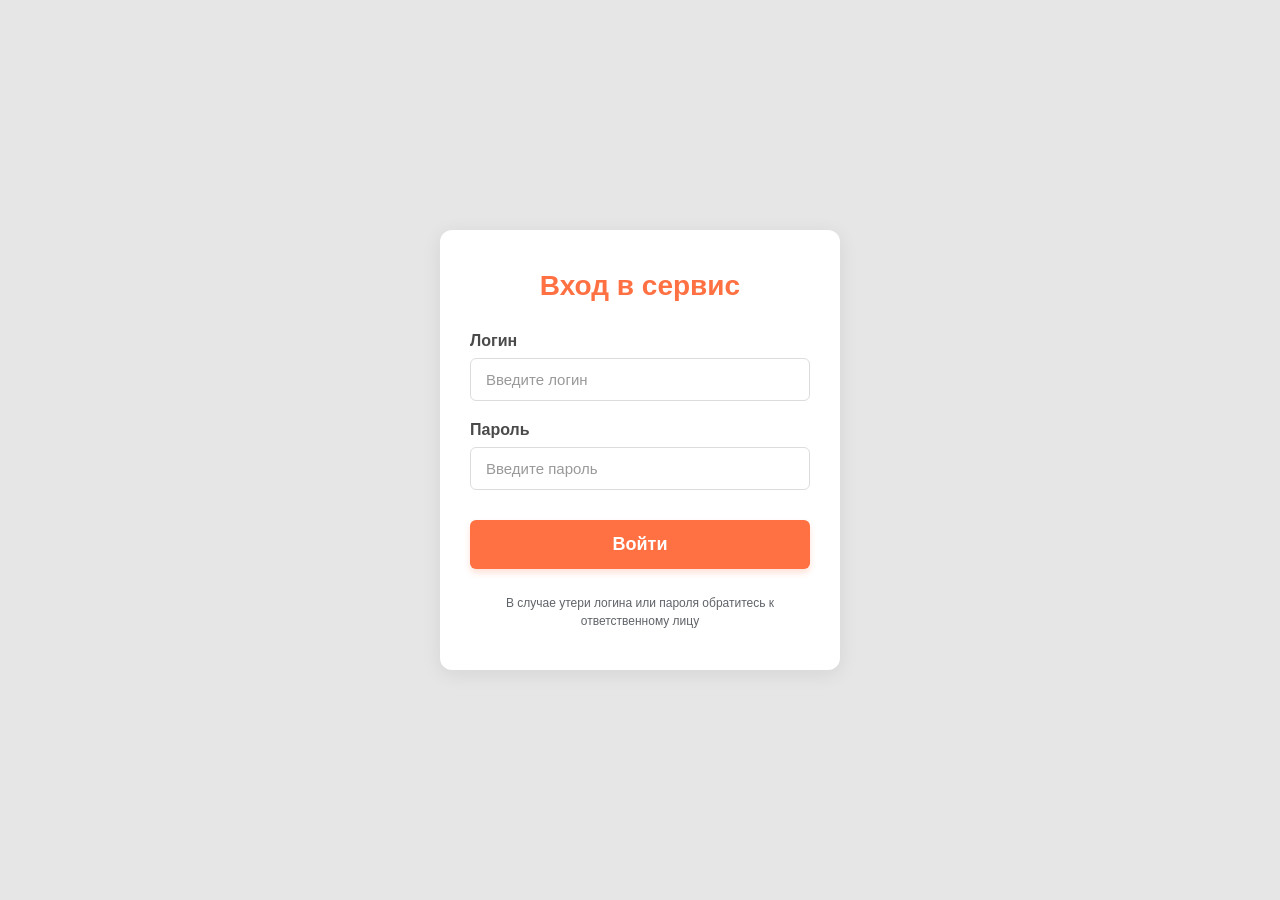
<file: code/index.html>
<!DOCTYPE html>
<html lang="ru">
<head>
    <meta charset="UTF-8">
    <meta name="viewport" content="width=device-width, initial-scale=1.0">
    <title>Вход в сервис</title>
    <link rel="stylesheet" href="index.css">
</head>
<body>

    <div class="login-card">
        <h1>Вход в сервис</h1>

        <div class="input-group">
            <label for="username">Логин</label>
            <input type="text" id="username" placeholder="Введите логин">
        </div>

        <div class="input-group">
            <label for="password">Пароль</label>
            <input type="password" id="password" placeholder="Введите пароль">
        </div>

        <button class="submit-btn" onclick="checkLogin()">Войти</button>

        <div class="footer-text">
            В случае утери логина или пароля обратитесь к<br>
            ответственному лицу
        </div>
    </div>

    <script>
        document.addEventListener('keypress', function(event) {
            if (event.key === 'Enter') {
                checkLogin();
            }
        });

        function checkLogin() {
            const username = document.getElementById('username').value;
            const password = document.getElementById('password').value;

            if (username === 'worker' && password === 'worker') {
                window.location.href = 'forworker/quest.html';
            } else if (username === 'supervisor' && password === 'supervisor') {
                window.location.href = 'forsupervisor/quest2.html';
            } else {
                alert('Неверный логин или пароль');
            }
        }
    </script>

</body>
</html>
</file>
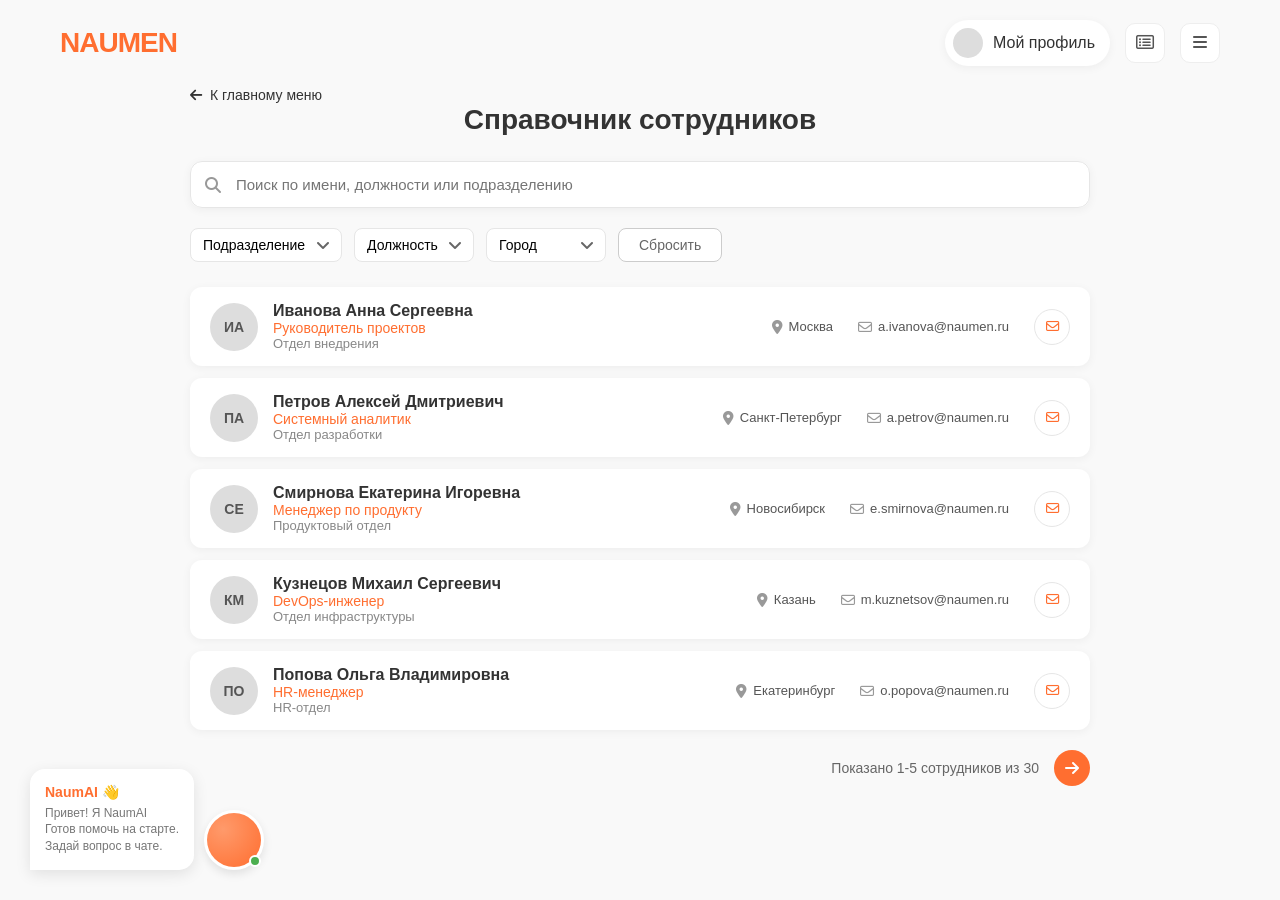
<file: code/guide.html>
<!DOCTYPE html>
<html lang="ru">
<head>
    <meta charset="UTF-8">
    <meta name="viewport" content="width=device-width, initial-scale=1.0">
    <title>Naumen - Справочник сотрудников</title>
    <link rel="stylesheet" href="guide.css">
    <link rel="stylesheet" href="https://cdnjs.cloudflare.com/ajax/libs/font-awesome/6.4.0/css/all.min.css">
</head>
<body>

    <div class="wrapper">
        <header class="top-bar">
            <div class="logo">NAUMEN</div>
            <div class="top-right">
                <div class="profile-pill">
                    <div class="avatar-circle"></div>
                    <span>Мой профиль</span>
                </div>
                <button class="icon-btn"><i class="fa-regular fa-rectangle-list"></i></button>
                <button class="icon-btn" id="menuToggle"><i class="fa-solid fa-bars"></i></button>
            </div>
        </header>

        <div class="overlay" id="overlay"></div>

        <div class="right-sidebar" id="sideMenu">
            <button class="close-menu-btn" id="closeMenu"><i class="fa-solid fa-xmark"></i></button>
            <nav class="sidebar-menu">
                <ul>
                    <li><i class="fa-solid fa-users" style="color: var(--orange);"></i> Справочник сотрудников</li>
                    <li><i class="fa-solid fa-comment-dots"></i> Чат с NaumAI</li>
                    <li><i class="fa-solid fa-circle-question"></i> Справка</li>
                    <li><i class="fa-solid fa-gear"></i> Настройки сервиса</li>
                </ul>
                <div class="logout-item">
                    <i class="fa-solid fa-arrow-right-from-bracket"></i> Выйти
                </div>
            </nav>
        </div>

        <div class="main-layout">
            <main class="content-area">
                
                <div class="back-link-wrapper">
                    <a href=# class="back-link"><i class="fa-solid fa-arrow-left"></i> К главному меню</a>
                </div>
                
                <h1 class="page-title">Справочник сотрудников</h1>

                <div class="search-wrapper">
                    <i class="fa-solid fa-magnifying-glass search-icon"></i>
                    <input type="text" placeholder="Поиск по имени, должности или подразделению" class="search-input">
                </div>

                <div class="filter-row">
                    <div class="select-wrapper">
                        <select class="filter-select">
                            <option>Подразделение</option>
                        </select>
                    </div>
                    <div class="select-wrapper">
                        <select class="filter-select">
                            <option>Должность</option>
                        </select>
                    </div>
                    <div class="select-wrapper">
                        <select class="filter-select">
                            <option>Город</option>
                        </select>
                    </div>
                    <button class="btn-reset">Сбросить</button>
                </div>

                <div class="employee-list-container">
                    
                    <div class="employee-card">
                        <div class="emp-card-left">
                            <div class="emp-avatar-placeholder">ИА</div>
                            <div class="emp-details">
                                <div class="emp-name">Иванова Анна Сергеевна</div>
                                <div class="emp-role">Руководитель проектов</div>
                                <div class="emp-dept">Отдел внедрения</div>
                            </div>
                        </div>
                        <div class="emp-card-right">
                            <div class="emp-info-item">
                                <i class="fa-solid fa-location-dot"></i>
                                <span>Москва</span>
                            </div>
                            <div class="emp-info-item">
                                <i class="fa-regular fa-envelope"></i>
                                <span>a.ivanova@naumen.ru</span>
                            </div>
                            <div class="emp-actions">
                                <button class="action-btn-circle"><i class="fa-regular fa-envelope"></i></button>
                            </div>
                        </div>
                    </div>

                    <div class="employee-card">
                        <div class="emp-card-left">
                            <div class="emp-avatar-placeholder">ПА</div>
                            <div class="emp-details">
                                <div class="emp-name">Петров Алексей Дмитриевич</div>
                                <div class="emp-role">Системный аналитик</div>
                                <div class="emp-dept">Отдел разработки</div>
                            </div>
                        </div>
                        <div class="emp-card-right">
                            <div class="emp-info-item">
                                <i class="fa-solid fa-location-dot"></i>
                                <span>Санкт-Петербург</span>
                            </div>
                            <div class="emp-info-item">
                                <i class="fa-regular fa-envelope"></i>
                                <span>a.petrov@naumen.ru</span>
                            </div>
                            <div class="emp-actions">
                                <button class="action-btn-circle"><i class="fa-regular fa-envelope"></i></button>
                            </div>
                        </div>
                    </div>

                    <div class="employee-card">
                        <div class="emp-card-left">
                            <div class="emp-avatar-placeholder">СЕ</div>
                            <div class="emp-details">
                                <div class="emp-name">Смирнова Екатерина Игоревна</div>
                                <div class="emp-role">Менеджер по продукту</div>
                                <div class="emp-dept">Продуктовый отдел</div>
                            </div>
                        </div>
                        <div class="emp-card-right">
                            <div class="emp-info-item">
                                <i class="fa-solid fa-location-dot"></i>
                                <span>Новосибирск</span>
                            </div>
                            <div class="emp-info-item">
                                <i class="fa-regular fa-envelope"></i>
                                <span>e.smirnova@naumen.ru</span>
                            </div>
                            <div class="emp-actions">
                                <button class="action-btn-circle"><i class="fa-regular fa-envelope"></i></button>
                            </div>
                        </div>
                    </div>

                    <div class="employee-card">
                        <div class="emp-card-left">
                            <div class="emp-avatar-placeholder">КМ</div>
                            <div class="emp-details">
                                <div class="emp-name">Кузнецов Михаил Сергеевич</div>
                                <div class="emp-role">DevOps-инженер</div>
                                <div class="emp-dept">Отдел инфраструктуры</div>
                            </div>
                        </div>
                        <div class="emp-card-right">
                            <div class="emp-info-item">
                                <i class="fa-solid fa-location-dot"></i>
                                <span>Казань</span>
                            </div>
                            <div class="emp-info-item">
                                <i class="fa-regular fa-envelope"></i>
                                <span>m.kuznetsov@naumen.ru</span>
                            </div>
                            <div class="emp-actions">
                                <button class="action-btn-circle"><i class="fa-regular fa-envelope"></i></button>
                            </div>
                        </div>
                    </div>

                    <div class="employee-card">
                        <div class="emp-card-left">
                            <div class="emp-avatar-placeholder">ПО</div>
                            <div class="emp-details">
                                <div class="emp-name">Попова Ольга Владимировна</div>
                                <div class="emp-role">HR-менеджер</div>
                                <div class="emp-dept">HR-отдел</div>
                            </div>
                        </div>
                        <div class="emp-card-right">
                            <div class="emp-info-item">
                                <i class="fa-solid fa-location-dot"></i>
                                <span>Екатеринбург</span>
                            </div>
                            <div class="emp-info-item">
                                <i class="fa-regular fa-envelope"></i>
                                <span>o.popova@naumen.ru</span>
                            </div>
                            <div class="emp-actions">
                                <button class="action-btn-circle"><i class="fa-regular fa-envelope"></i></button>
                            </div>
                        </div>
                    </div>

                </div>

                <div class="pagination-wrapper">
                    <span class="pagination-text">Показано 1-5 сотрудников из 30</span>
                    <button class="pagination-arrow">
                        <i class="fa-solid fa-arrow-right"></i>
                    </button>
                </div>

            </main>
        </div>

        <div class="chat-bot">
            <div class="bot-bubble">
                <h4>NaumAI <span class="wave">👋</span></h4>
                <p>Привет! Я NaumAI<br>Готов помочь на старте.<br>Задай вопрос в чате.</p>
            </div>
            <div class="bot-avatar">
                <div class="bot-head"></div>
                <div class="bot-status"></div>
            </div>
        </div>
    </div>

    <script>
        const menuToggle = document.getElementById('menuToggle');
        const closeMenu = document.getElementById('closeMenu');
        const sideMenu = document.getElementById('sideMenu');
        const overlay = document.getElementById('overlay');

        function openMenu() {
            sideMenu.classList.add('active');
            overlay.classList.add('active');
        }

        function closeMenuFunc() {
            sideMenu.classList.remove('active');
            overlay.classList.remove('active');
        }

        menuToggle.addEventListener('click', openMenu);
        closeMenu.addEventListener('click', closeMenuFunc);
        overlay.addEventListener('click', closeMenuFunc);
        
        const urlParams = new URLSearchParams(window.location.search);
        const from = urlParams.get('from');
        const backLink = document.querySelector('.back-link');

        if (backLink) {
        if (from === 'curator') {
        backLink.href = 'forsupervisor/quest2.html';
        } else if (from === 'newemployee') {
        backLink.href = 'forworker/quest.html';
        }
    
        backLink.addEventListener('click', function(e) {
        e.preventDefault();
        window.location.href = this.href;
        });
    }
    </script>

</body>
</html>
</file>
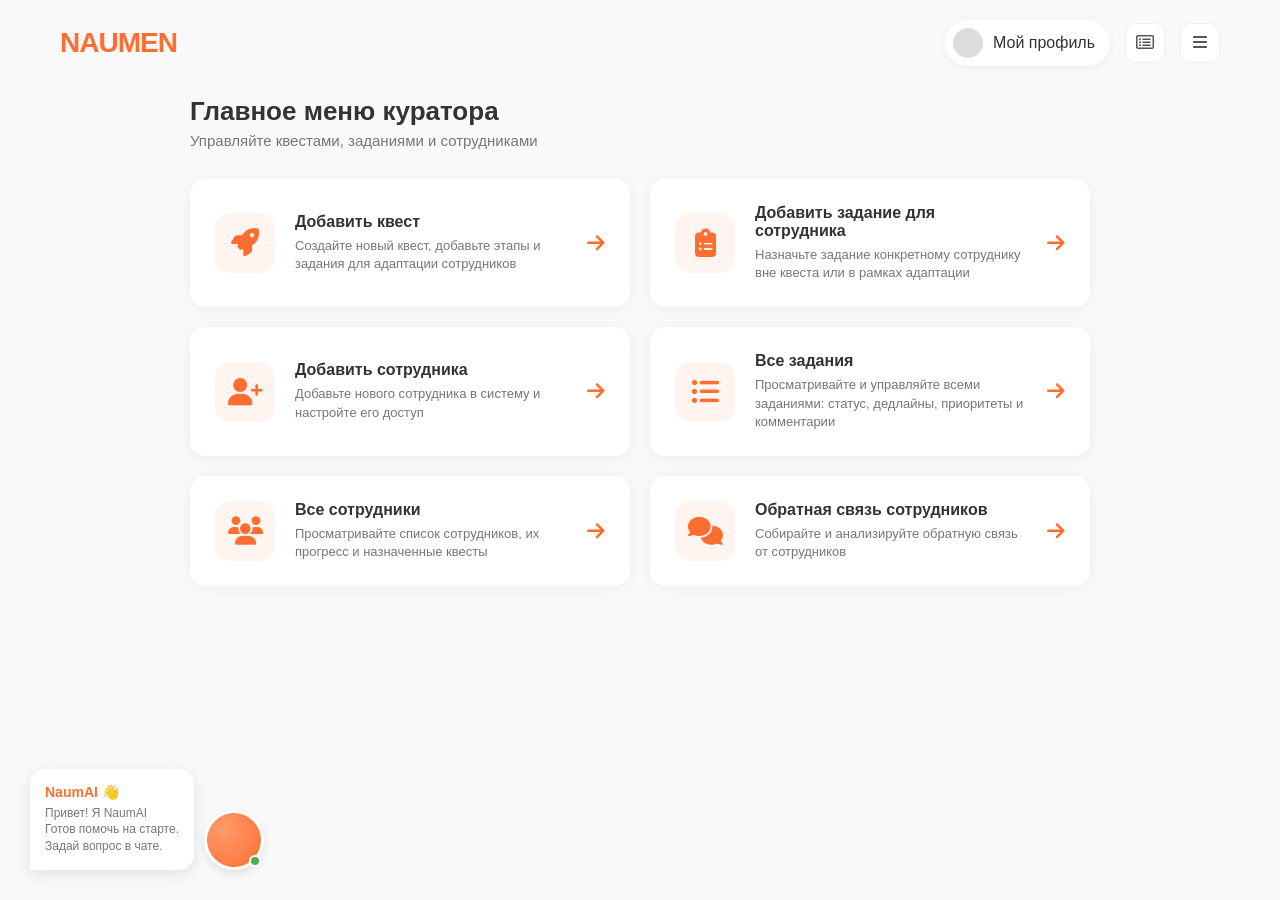
<file: forsupervisor/quest2.html>
<!DOCTYPE html>
<html lang="ru">
<head>
    <meta charset="UTF-8">
    <meta name="viewport" content="width=device-width, initial-scale=1.0">
    <title>Naumen - Главное меню куратора</title>
    <link rel="stylesheet" href="quest2.css">
    <link rel="stylesheet" href="https://cdnjs.cloudflare.com/ajax/libs/font-awesome/6.4.0/css/all.min.css">
</head>
<body>

    <div class="wrapper">
        <header class="top-bar">
            <div class="logo">NAUMEN</div>
            <div class="top-right">
                <div class="profile-pill">
                    <div class="avatar-circle"></div>
                    <span>Мой профиль</span>
                </div>
                <button class="icon-btn"><i class="fa-regular fa-rectangle-list"></i></button>
                <button class="icon-btn" id="menuToggle"><i class="fa-solid fa-bars"></i></button>
            </div>
        </header>

        <div class="overlay" id="overlay"></div>

        <div class="right-sidebar" id="sideMenu">
            <button class="close-menu-btn" id="closeMenu"><i class="fa-solid fa-xmark"></i></button>
            <nav class="sidebar-menu">
                <ul>
                    <li><i class="fa-solid fa-users"></i> Справочник сотрудников</li>
                    <li><i class="fa-solid fa-comment-dots"></i> Чат с NaumAI</li>
                    <li><i class="fa-solid fa-circle-question"></i> Справка</li>
                    <li><i class="fa-solid fa-gear"></i> Настройки сервиса</li>
                </ul>
                <div class="logout-item">
                    <i class="fa-solid fa-arrow-right-from-bracket"></i> Выйти
                </div>
            </nav>
        </div>

        <div class="main-layout">
            <main class="content-area">
                
                <div class="page-header">
                    <h1>Главное меню куратора</h1>
                    <p>Управляйте квестами, заданиями и сотрудниками</p>
                </div>

                <div class="menu-grid">
                    <div class="menu-card">
                        <div class="card-icon-wrapper">
                            <i class="fa-solid fa-rocket card-icon"></i>
                        </div>
                        <div class="card-content">
                            <h3>Добавить квест</h3>
                            <p>Создайте новый квест, добавьте этапы и задания для адаптации сотрудников</p>
                        </div>
                        <div class="card-arrow">
                            <i class="fa-solid fa-arrow-right"></i>
                        </div>
                    </div>

                    <div class="menu-card">
                        <div class="card-icon-wrapper">
                            <i class="fa-solid fa-clipboard-list card-icon"></i>
                        </div>
                        <div class="card-content">
                            <h3>Добавить задание для сотрудника</h3>
                            <p>Назначьте задание конкретному сотруднику вне квеста или в рамках адаптации</p>
                        </div>
                        <div class="card-arrow">
                            <i class="fa-solid fa-arrow-right"></i>
                        </div>
                    </div>

                    <div class="menu-card">
                        <div class="card-icon-wrapper">
                            <i class="fa-solid fa-user-plus card-icon"></i>
                        </div>
                        <div class="card-content">
                            <h3>Добавить сотрудника</h3>
                            <p>Добавьте нового сотрудника в систему и настройте его доступ</p>
                        </div>
                        <div class="card-arrow">
                            <i class="fa-solid fa-arrow-right"></i>
                        </div>
                    </div>


                    <div class="menu-card">
                        <div class="card-icon-wrapper">
                            <i class="fa-solid fa-list-ul card-icon"></i>
                        </div>
                        <div class="card-content">
                            <h3>Все задания</h3>
                            <p>Просматривайте и управляйте всеми заданиями: статус, дедлайны, приоритеты и комментарии</p>
                        </div>
                        <div class="card-arrow">
                            <i class="fa-solid fa-arrow-right"></i>
                        </div>
                    </div>
                  
                    <div class="menu-card">
                        <div class="card-icon-wrapper">
                            <i class="fa-solid fa-users card-icon"></i>
                        </div>
                        <div class="card-content">
                            <h3>Все сотрудники</h3>
                            <p>Просматривайте список сотрудников, их прогресс и назначенные квесты</p>
                        </div>
                        <div class="card-arrow">
                            <i class="fa-solid fa-arrow-right"></i>
                        </div>
                    </div>

                    <div class="menu-card">
                        <div class="card-icon-wrapper">
                            <i class="fa-solid fa-comments card-icon"></i>
                        </div>
                        <div class="card-content">
                            <h3>Обратная связь сотрудников</h3>
                            <p>Собирайте и анализируйте обратную связь от сотрудников</p>
                        </div>
                        <div class="card-arrow">
                            <i class="fa-solid fa-arrow-right"></i>
                        </div>
                    </div>
                </div>

            </main>
        </div>

        <div class="chat-bot">
            <div class="bot-bubble">
                <h4>NaumAI <span class="wave">👋</span></h4>
                <p>Привет! Я NaumAI<br>Готов помочь на старте.<br>Задай вопрос в чате.</p>
            </div>
            <div class="bot-avatar">
                <div class="bot-head"></div>
                <div class="bot-status"></div>
            </div>
        </div>
    </div>

    <script>
        const menuToggle = document.getElementById('menuToggle');
        const closeMenu = document.getElementById('closeMenu');
        const sideMenu = document.getElementById('sideMenu');
        const overlay = document.getElementById('overlay');

        function openMenu() {
            sideMenu.classList.add('active');
            overlay.classList.add('active');
        }

        function closeMenuFunc() {
            sideMenu.classList.remove('active');
            overlay.classList.remove('active');
        }

        menuToggle.addEventListener('click', openMenu);
        closeMenu.addEventListener('click', closeMenuFunc);
        overlay.addEventListener('click', closeMenuFunc);
    </script>

</body>
</html>
</file>
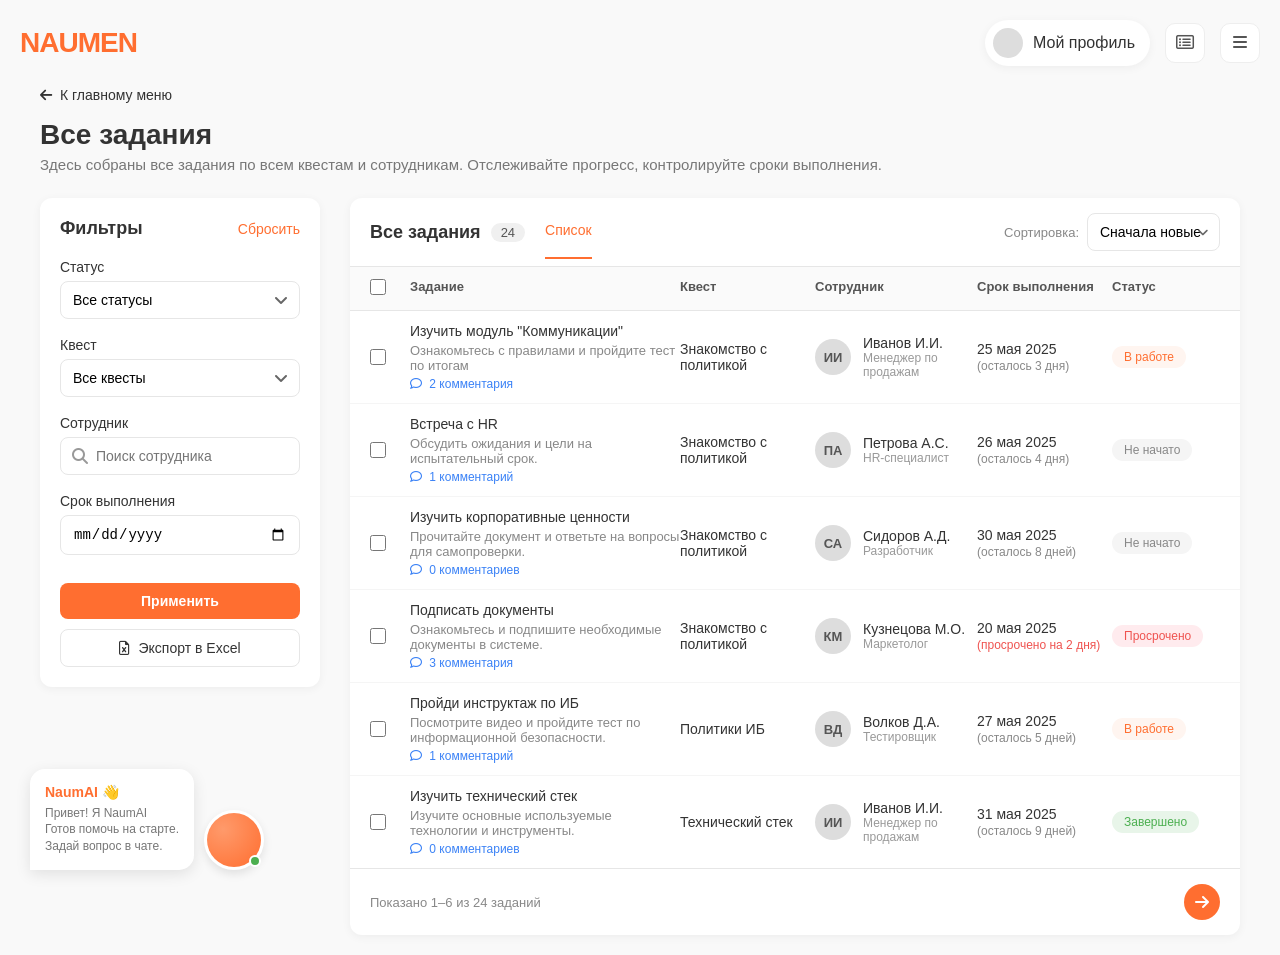
<file: code/forsupervisor/alltasks.html>
<!DOCTYPE html>
<html lang="ru">
<head>
    <meta charset="UTF-8">
    <meta name="viewport" content="width=device-width, initial-scale=1.0">
    <title>Naumen - Все задания</title>
    <link rel="stylesheet" href="alltasks.css">
    <link rel="stylesheet" href="https://cdnjs.cloudflare.com/ajax/libs/font-awesome/6.4.0/css/all.min.css">
</head>
<body>

    <div class="wrapper">
        <header class="top-bar">
            <div class="logo">NAUMEN</div>
            <div class="top-right">
                <a href="user.html" style="text-decoration: none; color: inherit; display: flex; align-items: center;">
                <div class="profile-pill">
                    <div class="avatar-circle"></div>
                    <span>Мой профиль</span>
                </div>
                </a>
                <button class="icon-btn"><i class="fa-regular fa-rectangle-list"></i></button>
                <button class="icon-btn" id="menuToggle"><i class="fa-solid fa-bars"></i></button>
            </div>
        </header>

        <div class="overlay" id="overlay"></div>

        <div class="right-sidebar" id="sideMenu">
            <button class="close-menu-btn" id="closeMenu"><i class="fa-solid fa-xmark"></i></button>
            <nav class="sidebar-menu">
                <ul>
                    <li><i class="fa-solid fa-users" style="color: var(--orange);"></i> Справочник сотрудников</li>
                    <li><i class="fa-solid fa-comment-dots"></i> Чат с NaumAI</li>
                    <li><i class="fa-solid fa-circle-question"></i> Справка</li>
                    <li><i class="fa-solid fa-gear"></i> Настройки сервиса</li>
                </ul>
                <div class="logout-item">
                    <i class="fa-solid fa-arrow-right-from-bracket"></i> Выйти
                </div>
            </nav>
        </div>

        <div class="main-layout">
            <main class="content-area">
                
                <div class="back-link-wrapper">
                    <a href="quest2.html" class="back-link"><i class="fa-solid fa-arrow-left"></i> К главному меню</a>
                </div>

                <div class="page-header">
                    <h1>Все задания</h1>
                    <p class="subtitle">Здесь собраны все задания по всем квестам и сотрудникам. Отслеживайте прогресс, контролируйте сроки выполнения.</p>
                </div>

                <div class="content-with-sidebar">
                    
                    <div class="filters-column">
                        <div class="filters-header">
                            <h3>Фильтры</h3>
                            <a href="#" class="reset-link">Сбросить</a>
                        </div>

                        <div class="filter-group">
                            <label>Статус</label>
                            <div class="select-wrapper">
                                <select class="filter-select">
                                    <option>Все статусы</option>
                                    <option>В работе</option>
                                    <option>Не начато</option>
                                    <option>Завершено</option>
                                    <option>Просрочено</option>
                                </select>
                            </div>
                        </div>

                        <div class="filter-group">
                            <label>Квест</label>
                            <div class="select-wrapper">
                                <select class="filter-select">
                                    <option>Все квесты</option>
                                    <option>Знакомство с политикой</option>
                                    <option>Технический стек</option>
                                </select>
                            </div>
                        </div>

                        <div class="filter-group">
                            <label>Сотрудник</label>
                            <div class="search-input-wrapper">
                                <i class="fa-solid fa-magnifying-glass search-icon"></i>
                                <input type="text" placeholder="Поиск сотрудника" class="filter-input">
                            </div>
                        </div>

                        <div class="filter-group">
                            <label>Срок выполнения</label>
                            <div class="input-with-icon">
                                <input type="date" class="filter-input date-input">
                            </div>
                        </div>

                        <button class="btn-apply">Применить</button>
                        
                        <button class="btn-export">
                            <i class="fa-regular fa-file-excel"></i> Экспорт в Excel
                        </button>
                    </div>

                    <div class="table-column">
                        <div class="table-top-bar">
                            <div class="table-title">
                                <span class="title-text">Все задания</span>
                                <span class="count-badge">24</span>
                            </div>
                            <div class="table-tabs">
                                <span class="tab active">Список</span>
                            </div>
                            <div class="table-sort">
                                <span>Сортировка: </span>
                                <div class="select-wrapper small">
                                    <select class="filter-select">
                                        <option>Сначала новые</option>
                                        <option>Сначала старые</option>
                                    </select>
                                </div>
                            </div>
                        </div>

                        <div class="table-header">
                            <div class="th-check"><input type="checkbox" class="table-checkbox"></div>
                            <div class="th">Задание</div>
                            <div class="th">Квест</div>
                            <div class="th">Сотрудник</div>
                            <div class="th">Срок выполнения</div>
                            <div class="th">Статус</div>
                        </div>

                        <div class="table-body">
                            <div class="table-row">
                                <div class="td-check"><input type="checkbox" class="table-checkbox"></div>
                                <div class="td task">
                                    <div class="task-title">Изучить модуль "Коммуникации"</div>
                                    <div class="task-desc">Ознакомьтесь с правилами и пройдите тест по итогам</div>
                                    <div class="task-comments"><i class="fa-regular fa-comment"></i> 2 комментария</div>
                                </div>
                                <div class="td">Знакомство с политикой</div>
                                <div class="td employee">
                                    <div class="emp-avatar-placeholder">ИИ</div>
                                    <div class="emp-info">
                                        <div class="emp-name">Иванов И.И.</div>
                                        <div class="emp-role">Менеджер по продажам</div>
                                    </div>
                                </div>
                                <div class="td date">
                                    <div class="date-main">25 мая 2025</div>
                                    <div class="date-sub">(осталось 3 дня)</div>
                                </div>
                                <div class="td"><span class="status-badge orange">В работе</span></div>
                            </div>

                            <div class="table-row">
                                <div class="td-check"><input type="checkbox" class="table-checkbox"></div>
                                <div class="td task">
                                    <div class="task-title">Встреча с HR</div>
                                    <div class="task-desc">Обсудить ожидания и цели на испытательный срок.</div>
                                    <div class="task-comments"><i class="fa-regular fa-comment"></i> 1 комментарий</div>
                                </div>
                                <div class="td">Знакомство с политикой</div>
                                <div class="td employee">
                                    <div class="emp-avatar-placeholder">ПА</div>
                                    <div class="emp-info">
                                        <div class="emp-name">Петрова А.С.</div>
                                        <div class="emp-role">HR-специалист</div>
                                    </div>
                                </div>
                                <div class="td date">
                                    <div class="date-main">26 мая 2025</div>
                                    <div class="date-sub">(осталось 4 дня)</div>
                                </div>
                                <div class="td"><span class="status-badge gray">Не начато</span></div>
                            </div>

                            <div class="table-row">
                                <div class="td-check"><input type="checkbox" class="table-checkbox"></div>
                                <div class="td task">
                                    <div class="task-title">Изучить корпоративные ценности</div>
                                    <div class="task-desc">Прочитайте документ и ответьте на вопросы для самопроверки.</div>
                                    <div class="task-comments"><i class="fa-regular fa-comment"></i> 0 комментариев</div>
                                </div>
                                <div class="td">Знакомство с политикой</div>
                                <div class="td employee">
                                    <div class="emp-avatar-placeholder">СА</div>
                                    <div class="emp-info">
                                        <div class="emp-name">Сидоров А.Д.</div>
                                        <div class="emp-role">Разработчик</div>
                                    </div>
                                </div>
                                <div class="td date">
                                    <div class="date-main">30 мая 2025</div>
                                    <div class="date-sub">(осталось 8 дней)</div>
                                </div>
                                <div class="td"><span class="status-badge gray">Не начато</span></div>
                            </div>

                            <div class="table-row">
                                <div class="td-check"><input type="checkbox" class="table-checkbox"></div>
                                <div class="td task">
                                    <div class="task-title">Подписать документы</div>
                                    <div class="task-desc">Ознакомьтесь и подпишите необходимые документы в системе.</div>
                                    <div class="task-comments"><i class="fa-regular fa-comment"></i> 3 комментария</div>
                                </div>
                                <div class="td">Знакомство с политикой</div>
                                <div class="td employee">
                                    <div class="emp-avatar-placeholder">КМ</div>
                                    <div class="emp-info">
                                        <div class="emp-name">Кузнецова М.О.</div>
                                        <div class="emp-role">Маркетолог</div>
                                    </div>
                                </div>
                                <div class="td date">
                                    <div class="date-main">20 мая 2025</div>
                                    <div class="date-sub red">(просрочено на 2 дня)</div>
                                </div>
                                <div class="td"><span class="status-badge red">Просрочено</span></div>
                            </div>

                            <div class="table-row">
                                <div class="td-check"><input type="checkbox" class="table-checkbox"></div>
                                <div class="td task">
                                    <div class="task-title">Пройди инструктаж по ИБ</div>
                                    <div class="task-desc">Посмотрите видео и пройдите тест по информационной безопасности.</div>
                                    <div class="task-comments"><i class="fa-regular fa-comment"></i> 1 комментарий</div>
                                </div>
                                <div class="td">Политики ИБ</div>
                                <div class="td employee">
                                    <div class="emp-avatar-placeholder">ВД</div>
                                    <div class="emp-info">
                                        <div class="emp-name">Волков Д.А.</div>
                                        <div class="emp-role">Тестировщик</div>
                                    </div>
                                </div>
                                <div class="td date">
                                    <div class="date-main">27 мая 2025</div>
                                    <div class="date-sub">(осталось 5 дней)</div>
                                </div>
                                <div class="td"><span class="status-badge orange">В работе</span></div>
                            </div>

                            <div class="table-row">
                                <div class="td-check"><input type="checkbox" class="table-checkbox"></div>
                                <div class="td task">
                                    <div class="task-title">Изучить технический стек</div>
                                    <div class="task-desc">Изучите основные используемые технологии и инструменты.</div>
                                    <div class="task-comments"><i class="fa-regular fa-comment"></i> 0 комментариев</div>
                                </div>
                                <div class="td">Технический стек</div>
                                <div class="td employee">
                                    <div class="emp-avatar-placeholder">ИИ</div>
                                    <div class="emp-info">
                                        <div class="emp-name">Иванов И.И.</div>
                                        <div class="emp-role">Менеджер по продажам</div>
                                    </div>
                                </div>
                                <div class="td date">
                                    <div class="date-main">31 мая 2025</div>
                                    <div class="date-sub">(осталось 9 дней)</div>
                                </div>
                                <div class="td"><span class="status-badge green">Завершено</span></div>
                            </div>
                        </div>

                        <div class="pagination-wrapper">
                            <span class="pagination-text">Показано 1–6 из 24 заданий</span>
                            <div class="pagination-controls">
                                <button class="page-btn arrow-only">
                                    <i class="fa-solid fa-arrow-right"></i>
                                </button>
                            </div>
                        </div>
                    </div>
                </div>

            </main>
        </div>

        <div class="chat-bot">
            <div class="bot-bubble">
                <h4>NaumAI <span class="wave">👋</span></h4>
                <p>Привет! Я NaumAI<br>Готов помочь на старте.<br>Задай вопрос в чате.</p>
            </div>
            <div class="bot-avatar">
                <div class="bot-head"></div>
                <div class="bot-status"></div>
            </div>
        </div>
    </div>

    <script>
        const menuToggle = document.getElementById('menuToggle');
        const closeMenu = document.getElementById('closeMenu');
        const sideMenu = document.getElementById('sideMenu');
        const overlay = document.getElementById('overlay');

        function openMenu() {
            sideMenu.classList.add('active');
            overlay.classList.add('active');
        }

        function closeMenuFunc() {
            sideMenu.classList.remove('active');
            overlay.classList.remove('active');
        }

        menuToggle.addEventListener('click', openMenu);
        closeMenu.addEventListener('click', closeMenuFunc);
        overlay.addEventListener('click', closeMenuFunc);
    </script>

</body>
</html>
</file>
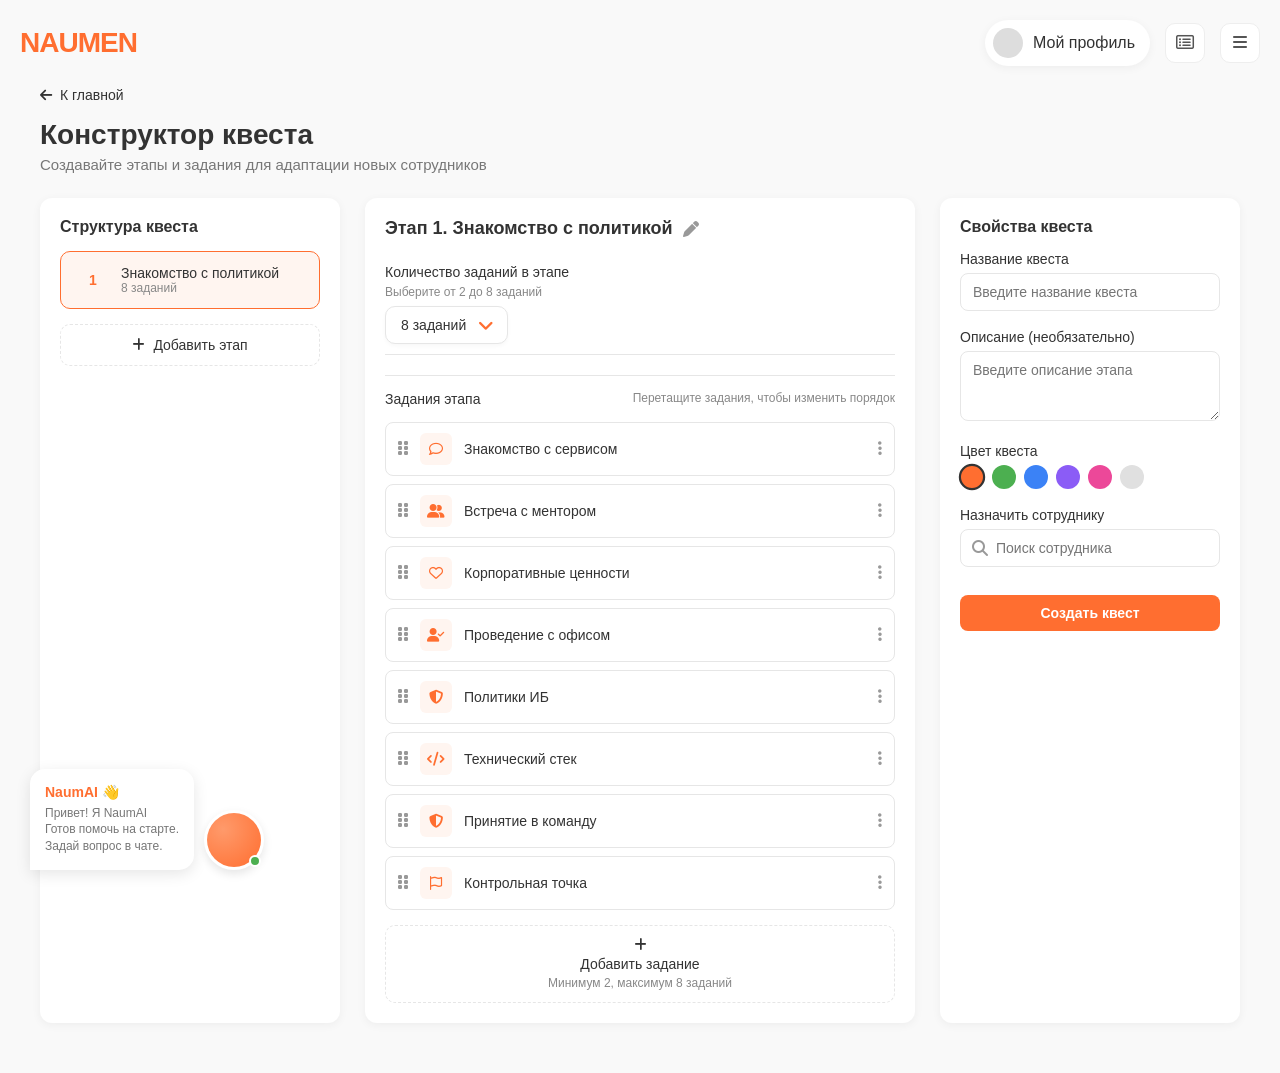
<file: code/forsupervisor/createquest.html>
<!DOCTYPE html>
<html lang="ru">
<head>
    <meta charset="UTF-8">
    <meta name="viewport" content="width=device-width, initial-scale=1.0">
    <title>Naumen - Конструктор квеста</title>
    <link rel="stylesheet" href="createquest.css">
    <link rel="stylesheet" href="https://cdnjs.cloudflare.com/ajax/libs/font-awesome/6.4.0/css/all.min.css">
</head>
<body>

    <div class="wrapper">
        <header class="top-bar">
            <div class="logo">NAUMEN</div>
            <div class="top-right">
                <a href="user.html" style="text-decoration: none; color: inherit; display: flex; align-items: center;">
                <div class="profile-pill">
                    <div class="avatar-circle"></div>
                    <span>Мой профиль</span>
                </div>
                </a>
                <button class="icon-btn"><i class="fa-regular fa-rectangle-list"></i></button>
                <button class="icon-btn" id="menuToggle"><i class="fa-solid fa-bars"></i></button>
            </div>
        </header>

        <div class="overlay" id="overlay"></div>

        <div class="right-sidebar" id="sideMenu">
            <button class="close-menu-btn" id="closeMenu"><i class="fa-solid fa-xmark"></i></button>
            <nav class="sidebar-menu">
                <ul>
                    <li><i class="fa-solid fa-users" style="color: var(--orange);"></i> Справочник сотрудников</li>
                    <li><i class="fa-solid fa-comment-dots"></i> Чат с NaumAI</li>
                    <li><i class="fa-solid fa-circle-question"></i> Справка</li>
                    <li><i class="fa-solid fa-gear"></i> Настройки сервиса</li>
                </ul>
                <div class="logout-item">
                    <i class="fa-solid fa-arrow-right-from-bracket"></i> Выйти
                </div>
            </nav>
        </div>

        <div class="main-layout">
            <main class="content-area">

                <div class="back-link-wrapper">
                    <a href="quest2.html" class="back-link"><i class="fa-solid fa-arrow-left"></i> К главной</a>
                </div>

                <div class="page-header">
                    <h1>Конструктор квеста</h1>
                    <p class="subtitle">Создавайте этапы и задания для адаптации новых сотрудников</p>
                </div>

                <div class="constructor-grid">

                    <div class="col-structure">
                        <h3 class="col-title">Структура квеста</h3>

                        <div class="structure-item active">
                            <div class="step-card">
                                <div class="step-number-box">1</div>
                                <div class="step-content">
                                    <div class="step-name-row">
                                        <span class="step-name">Знакомство с политикой</span>
                                    </div>
                                    <div class="step-count">8 заданий</div>
                                </div>
                                <div class="step-arrow"></div>
                            </div>
                        </div>

                        <button class="btn-add-step">
                            <i class="fa-solid fa-plus"></i> Добавить этап
                        </button>
                    </div>

                    <div class="col-editor">
                        <div class="editor-header">
                            <div class="editor-title">
                                <h3>Этап 1. Знакомство с политикой</h3>
                                <i class="fa-solid fa-pen edit-icon"></i>
                            </div>
                        </div>

                        <div class="editor-count">
                            <div class="count-main">Количество заданий в этапе</div>
                            <span class="count-hint">Выберите от 2 до 8 заданий</span>
                            <div class="select-wrapper small">
                                <select class="count-select">
                                    <option value="2">2 задания</option>
                                    <option value="3">3 задания</option>
                                    <option value="4">4 задания</option>
                                    <option value="5">5 заданий</option>
                                    <option value="6">6 заданий</option>
                                    <option value="7">7 заданий</option>
                                    <option value="8" selected>8 заданий</option>
                                </select>
                            </div>
                        </div>

                        <div class="editor-tasks">
                            <div class="tasks-label">
                                <span>Задания этапа</span>
                                <span class="tasks-hint">Перетащите задания, чтобы изменить порядок</span>
                            </div>

                            <div class="task-list">
                                <div class="task-item">
                                    <div class="task-drag"><i class="fa-solid fa-grip-vertical"></i></div>
                                    <div class="task-icon orange"><i class="fa-regular fa-comment"></i></div>
                                    <div class="task-name">Знакомство с сервисом</div>
                                    <div class="task-more"><i class="fa-solid fa-ellipsis-vertical"></i></div>
                                </div>

                                <div class="task-item">
                                    <div class="task-drag"><i class="fa-solid fa-grip-vertical"></i></div>
                                    <div class="task-icon orange"><i class="fa-solid fa-user-group"></i></div>
                                    <div class="task-name">Встреча с ментором</div>
                                    <div class="task-more"><i class="fa-solid fa-ellipsis-vertical"></i></div>
                                </div>

                                <div class="task-item">
                                    <div class="task-drag"><i class="fa-solid fa-grip-vertical"></i></div>
                                    <div class="task-icon orange"><i class="fa-regular fa-heart"></i></div>
                                    <div class="task-name">Корпоративные ценности</div>
                                    <div class="task-more"><i class="fa-solid fa-ellipsis-vertical"></i></div>
                                </div>

                                <div class="task-item">
                                    <div class="task-drag"><i class="fa-solid fa-grip-vertical"></i></div>
                                    <div class="task-icon orange"><i class="fa-solid fa-user-check"></i></div>
                                    <div class="task-name">Проведение с офисом</div>
                                    <div class="task-more"><i class="fa-solid fa-ellipsis-vertical"></i></div>
                                </div>

                                <div class="task-item">
                                    <div class="task-drag"><i class="fa-solid fa-grip-vertical"></i></div>
                                    <div class="task-icon orange"><i class="fa-solid fa-shield-halved"></i></div>
                                    <div class="task-name">Политики ИБ</div>
                                    <div class="task-more"><i class="fa-solid fa-ellipsis-vertical"></i></div>
                                </div>

                                <div class="task-item">
                                    <div class="task-drag"><i class="fa-solid fa-grip-vertical"></i></div>
                                    <div class="task-icon orange"><i class="fa-solid fa-code"></i></div>
                                    <div class="task-name">Технический стек</div>
                                    <div class="task-more"><i class="fa-solid fa-ellipsis-vertical"></i></div>
                                </div>

                                <div class="task-item">
                                    <div class="task-drag"><i class="fa-solid fa-grip-vertical"></i></div>
                                    <div class="task-icon orange"><i class="fa-solid fa-shield-halved"></i></div>
                                    <div class="task-name">Принятие в команду</div>
                                    <div class="task-more"><i class="fa-solid fa-ellipsis-vertical"></i></div>
                                </div>

                                <div class="task-item">
                                    <div class="task-drag"><i class="fa-solid fa-grip-vertical"></i></div>
                                    <div class="task-icon orange"><i class="fa-regular fa-flag"></i></div>
                                    <div class="task-name">Контрольная точка</div>
                                    <div class="task-more"><i class="fa-solid fa-ellipsis-vertical"></i></div>
                                </div>
                            </div>

                            <button class="btn-add-task">
                                <i class="fa-solid fa-plus"></i> Добавить задание
                                <span class="add-hint">Минимум 2, максимум 8 заданий</span>
                            </button>
                        </div>
                    </div>

                    <div class="col-properties">
                        <h3 class="col-title">Свойства квеста</h3>

                        <div class="prop-group">
                            <label>Название квеста</label>
                            <input type="text" placeholder="Введите название квеста" class="prop-input">
                        </div>

                        <div class="prop-group">
                            <label>Описание (необязательно)</label>
                            <textarea class="prop-textarea" rows="3" placeholder="Введите описание этапа"></textarea>
                        </div>

                        <div class="prop-group">
                            <label>Цвет квеста</label>
                            <div class="color-picker">
                                <div class="color-dot orange active"></div>
                                <div class="color-dot green"></div>
                                <div class="color-dot blue"></div>
                                <div class="color-dot purple"></div>
                                <div class="color-dot pink"></div>
                                <div class="color-dot gray"></div>
                            </div>
                        </div>

                        <div class="prop-group">
                            <label>Назначить сотруднику</label>
                            <div class="search-input-wrapper">
                                <i class="fa-solid fa-magnifying-glass search-icon"></i>
                                <input type="text" placeholder="Поиск сотрудника" class="filter-input">
                            </div>
                        </div>

                        <button class="btn-create">Создать квест</button>
                    </div>

                </div>

            </main>
        </div>

        <div class="chat-bot">
            <div class="bot-bubble">
                <h4>NaumAI <span class="wave">👋</span></h4>
                <p>Привет! Я NaumAI<br>Готов помочь на старте.<br>Задай вопрос в чате.</p>
            </div>
            <div class="bot-avatar">
                <div class="bot-head"></div>
                <div class="bot-status"></div>
            </div>
        </div>
    </div>


    <div class="modal-overlay" id="createTaskModal">
        <div class="modal-container">
            <div class="modal-header">
                <h2>Создание задания</h2>
                <button class="modal-close" id="closeTaskModal"><i class="fa-solid fa-xmark"></i></button>
            </div>

            <div class="modal-body">
                <div class="modal-grid">
                    <div class="modal-col-left">
                        <h3 class="modal-subtitle">Выберите тип задания</h3>

                        <div class="task-type-list">
                            <div class="task-type-item selected">
                                <div class="task-type-icon"><i class="fa-solid fa-video"></i></div>
                                <span>1. Запись видео-ответа</span>
                            </div>
                            <div class="task-type-item">
                                <div class="task-type-icon"><i class="fa-solid fa-paperclip"></i></div>
                                <span>2. Прикрепление файла</span>
                            </div>
                            <div class="task-type-item">
                                <div class="task-type-icon"><i class="fa-solid fa-square-plus"></i></div>
                                <span>3. Выполнение в среде</span>
                            </div>
                            <div class="task-type-item">
                                <div class="task-type-icon"><i class="fa-solid fa-qrcode"></i></div>
                                <span>4. Скан QR-кода</span>
                            </div>
                            <div class="task-type-item">
                                <div class="task-type-icon"><i class="fa-solid fa-user-group"></i></div>
                                <span>5. Встреча с коллегой</span>
                            </div>
                            <div class="task-type-item">
                                <div class="task-type-icon"><i class="fa-solid fa-chart-simple"></i></div>
                                <span>6. Опрос / выбор варианта</span>
                            </div>
                            <div class="task-type-item">
                                <div class="task-type-icon"><i class="fa-regular fa-clock"></i></div>
                                <span>7. Задача с таймером</span>
                            </div>
                            <div class="task-type-item">
                                <div class="task-type-icon"><i class="fa-solid fa-arrows-left-right"></i></div>
                                <span>8. Сопоставление понятий</span>
                            </div>
                        </div>
                    </div>

                    <div class="modal-col-right">

                        <div class="form-section">
                            <h3 class="section-title">Теория (для ознакомления перед заданием)</h3>
                            <div class="editor-toolbar">
                                <span class="toolbar-text">Normal</span>
                                <span class="toolbar-icon"><i class="fa-solid fa-list-ul"></i></span>
                                <span class="toolbar-icon"><i class="fa-solid fa-bold"></i></span>
                                <span class="toolbar-icon"><i class="fa-solid fa-italic"></i></span>
                                <span class="toolbar-icon"><i class="fa-solid fa-underline"></i></span>
                                <span class="toolbar-icon"><i class="fa-solid fa-list-ol"></i></span>
                                <span class="toolbar-icon"><i class="fa-solid fa-link"></i></span>
                            </div>
                            <textarea class="modal-textarea" placeholder="Введите текст теории..."></textarea>
                        </div>

                        <div class="form-section-right">
                            <h3 class="section-title">Обязательное задание</h3>
                            <div class="toggle-group">
                                <button class="toggle-btn active">Да</button>
                                <button class="toggle-btn">Нет</button>
                            </div>
                            <div class="checkbox-row">
                                <input type="checkbox" id="controlPoint" class="modal-checkbox">
                                <label for="controlPoint">Пометить контрольную точку</label>
                            </div>
                        </div>

                        <div class="form-section full-width">
                            <h3 class="section-title">Настройки задания</h3>
                            <div class="info-box light-blue">
                                <i class="fa-regular fa-circle-check"></i>
                                <span>Новичок должен будет загрузить видео в рамках указанного времени.</span>
                            </div>

                            <div class="form-group">
                                <label>Текст задания</label>
                                <div class="editor-toolbar">
                                    <span class="toolbar-text">Normal</span>
                                    <span class="toolbar-icon"><i class="fa-solid fa-list-ul"></i></span>
                                    <span class="toolbar-icon"><i class="fa-solid fa-bold"></i></span>
                                    <span class="toolbar-icon"><i class="fa-solid fa-italic"></i></span>
                                    <span class="toolbar-icon"><i class="fa-solid fa-underline"></i></span>
                                    <span class="toolbar-icon"><i class="fa-solid fa-list-ol"></i></span>
                                    <span class="toolbar-icon"><i class="fa-solid fa-link"></i></span>
                                </div>
                                <textarea class="modal-textarea" placeholder="Введите текст задания для новичка..."></textarea>
                            </div>

                            <div class="form-group">
                                <label>Максимальная длительность видео</label>
                                <div class="range-slider-wrapper">
                                    <div class="range-slider">
                                        <div class="range-track">
                                            <div class="range-fill" style="width: 40%;"></div>
                                            <div class="range-thumb" style="left: 40%;"></div>
                                        </div>
                                        <div class="range-labels">
                                            <span>30 сек</span>
                                            <span>1 мин</span>
                                            <span class="active">2 мин</span>
                                            <span>5 мин</span>
                                        </div>
                                    </div>
                                </div>
                            </div>

                            <div class="form-group">
                                <label>Комментарий для новичка (необязательно)</label>
                                <textarea class="modal-textarea small" placeholder="Например: «Расскажи, какую пользу принесёшь компании»"></textarea>
                            </div>
                        </div>

                    </div>
                </div>
            </div>

            <div class="modal-footer">
                <button class="btn-cancel" id="cancelTask">Отмена</button>
                <button class="btn-primary">Создать задание</button>
            </div>
        </div>
    </div>

    <script>
        const menuToggle = document.getElementById('menuToggle');
        const closeMenu = document.getElementById('closeMenu');
        const sideMenu = document.getElementById('sideMenu');
        const overlay = document.getElementById('overlay');

        function openMenu() {
            sideMenu.classList.add('active');
            overlay.classList.add('active');
        }

        function closeMenuFunc() {
            sideMenu.classList.remove('active');
            overlay.classList.remove('active');
        }

        menuToggle.addEventListener('click', openMenu);
        closeMenu.addEventListener('click', closeMenuFunc);
        overlay.addEventListener('click', closeMenuFunc);

        const addTaskBtn = document.querySelector('.btn-add-task');
        const modalOverlay = document.getElementById('createTaskModal');
        const closeModalBtn = document.getElementById('closeTaskModal');
        const cancelBtn = document.getElementById('cancelTask');

        function openModal() {
            modalOverlay.classList.add('active');
            document.body.style.overflow = 'hidden';
        }

        function closeModal() {
            modalOverlay.classList.remove('active');
            document.body.style.overflow = 'auto';
        }

        if (addTaskBtn) {
            addTaskBtn.addEventListener('click', openModal);
        }

        if (closeModalBtn) {
            closeModalBtn.addEventListener('click', closeModal);
        }

        if (cancelBtn) {
            cancelBtn.addEventListener('click', closeModal);
        }

        modalOverlay.addEventListener('click', function(e) {
            if (e.target === this) {
                closeModal();
            }
        });
    </script>

</body>
</html>
</file>
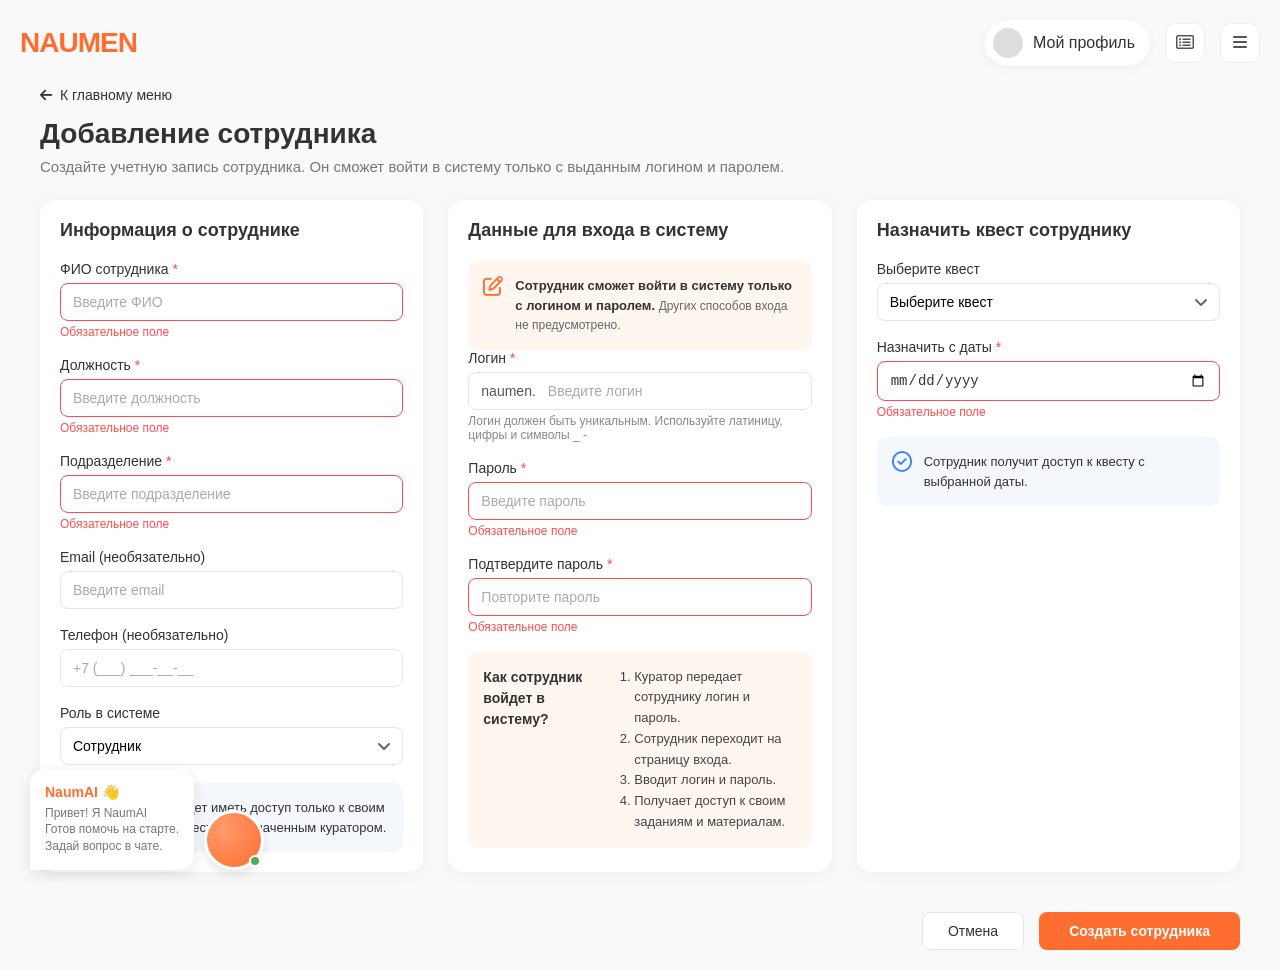
<file: code/forsupervisor/createworker.html>
<!DOCTYPE html>
<html lang="ru">
<head>
    <meta charset="UTF-8">
    <meta name="viewport" content="width=device-width, initial-scale=1.0">
    <title>Naumen - Добавление сотрудника</title>
    <link rel="stylesheet" href="createworker.css">
    <link rel="stylesheet" href="https://cdnjs.cloudflare.com/ajax/libs/font-awesome/6.4.0/css/all.min.css">
</head>
<body>

    <div class="wrapper">
        <header class="top-bar">
            <div class="logo">NAUMEN</div>
            <div class="top-right">
                <a href="user.html" style="text-decoration: none; color: inherit; display: flex; align-items: center;">
                <div class="profile-pill">
                    <div class="avatar-circle"></div>
                    <span>Мой профиль</span>
                </div>
                </a>
                <button class="icon-btn"><i class="fa-regular fa-rectangle-list"></i></button>
                <button class="icon-btn" id="menuToggle"><i class="fa-solid fa-bars"></i></button>
            </div>
        </header>

        <div class="overlay" id="overlay"></div>

        <div class="right-sidebar" id="sideMenu">
            <button class="close-menu-btn" id="closeMenu"><i class="fa-solid fa-xmark"></i></button>
            <nav class="sidebar-menu">
                <ul>
                    <li><i class="fa-solid fa-users"></i> Справочник сотрудников</li>
                    <li><i class="fa-solid fa-comment-dots"></i> Чат с NaumAI</li>
                    <li><i class="fa-solid fa-circle-question"></i> Справка</li>
                    <li><i class="fa-solid fa-gear"></i> Настройки сервиса</li>
                </ul>
                <div class="logout-item">
                    <i class="fa-solid fa-arrow-right-from-bracket"></i> Выйти
                </div>
            </nav>
        </div>

        <div class="main-layout">
            <main class="content-area">

                <div class="page-top">
                    <a href="quest2.html" class="back-link"><i class="fa-solid fa-arrow-left"></i> К главному меню</a>
                    <h1>Добавление сотрудника</h1>
                    <p class="subtitle">Создайте учетную запись сотрудника. Он сможет войти в систему только с выданным логином и паролем.</p>
                </div>

                <div class="form-wrapper">
                    
                    <div class="form-column">
                        <h2 class="column-title">Информация о сотруднике</h2>
                        
                        <div class="form-group">
                            <label>ФИО сотрудника <span class="required">*</span></label>
                            <input type="text" placeholder="Введите ФИО" class="form-input error-border">
                            <span class="error-text">Обязательное поле</span>
                        </div>

                        <div class="form-group">
                            <label>Должность <span class="required">*</span></label>
                            <input type="text" placeholder="Введите должность" class="form-input error-border">
                            <span class="error-text">Обязательное поле</span>
                        </div>

                        <div class="form-group">
                            <label>Подразделение <span class="required">*</span></label>
                            <input type="text" placeholder="Введите подразделение" class="form-input error-border">
                            <span class="error-text">Обязательное поле</span>
                        </div>

                        <div class="form-group">
                            <label>Email (необязательно)</label>
                            <input type="email" placeholder="Введите email" class="form-input">
                        </div>

                        <div class="form-group">
                            <label>Телефон (необязательно)</label>
                            <input type="tel" placeholder="+7 (___) ___-__-__" class="form-input">
                        </div>

                        <div class="form-group">
                            <label>Роль в системе</label>
                            <div class="select-wrapper">
                                <select class="form-select">
                                    <option>Сотрудник</option>
                                    <option>Куратор</option>
                                </select>
                            </div>
                        </div>

                        <div class="info-box light-blue">
                            <i class="fa-regular fa-circle-check"></i>
                            <span>Сотрудник будет иметь доступ только к своим заданиям и квестам, назначенным куратором.</span>
                        </div>
                    </div>


                    <div class="form-column">
                        <h2 class="column-title">Данные для входа в систему</h2>

                        <div class="info-box light-orange">
                            <i class="fa-regular fa-pen-to-square"></i>
                            <div>
                                <strong>Сотрудник сможет войти в систему только с логином и паролем.</strong>
                                <span style="font-size: 12px; color: #666;">Других способов входа не предусмотрено.</span>
                            </div>
                        </div>

                        <div class="form-group">
                            <label>Логин <span class="required">*</span></label>
                            <div class="input-with-prefix">
                                <span class="prefix">naumen.</span>
                                <input type="text" placeholder="Введите логин" class="form-input">
                            </div>
                            <span class="hint-text">Логин должен быть уникальным. Используйте латиницу, цифры и символы _ -</span>
                        </div>

                        <div class="form-group">
                            <label>Пароль <span class="required">*</span></label>
                            <input type="password" placeholder="Введите пароль" class="form-input error-border">
                            <span class="error-text">Обязательное поле</span>
                        </div>

                        <div class="form-group">
                            <label>Подтвердите пароль <span class="required">*</span></label>
                            <input type="password" placeholder="Повторите пароль" class="form-input error-border">
                            <span class="error-text">Обязательное поле</span>
                        </div>

                        <div class="info-box light-orange">
                            <h4 style="margin-bottom: 10px; font-size: 14px;">Как сотрудник войдет в систему?</h4>
                            <ol style="font-size: 13px; color: #444; padding-left: 15px; line-height: 1.6;">
                                <li>Куратор передает сотруднику логин и пароль.</li>
                                <li>Сотрудник переходит на страницу входа.</li>
                                <li>Вводит логин и пароль.</li>
                                <li>Получает доступ к своим заданиям и материалам.</li>
                            </ol>
                        </div>
                    </div>


                    <div class="form-column">
                        <h2 class="column-title">Назначить квест сотруднику</h2>

                        <div class="form-group">
                            <label>Выберите квест</label>
                            <div class="select-wrapper">
                                <select class="form-select">
                                    <option>Выберите квест</option>
                                    <option>Квест 1</option>
                                </select>
                            </div>
                        </div>

                        <div class="form-group">
                            <label>Назначить с даты <span class="required">*</span></label>
                            <input type="date" class="form-input error-border">
                            <span class="error-text">Обязательное поле</span>
                        </div>

                        <div class="info-box light-blue">
                            <i class="fa-regular fa-circle-check"></i>
                            <span>Сотрудник получит доступ к квесту с выбранной даты.</span>
                        </div>
                    </div>

                </div>

                <div class="form-actions">
                    <button class="btn-cancel">Отмена</button>
                    <button class="btn-primary">Создать сотрудника</button>
                </div>

            </main>
        </div>

        <div class="chat-bot">
            <div class="bot-bubble">
                <h4>NaumAI <span class="wave">👋</span></h4>
                <p>Привет! Я NaumAI<br>Готов помочь на старте.<br>Задай вопрос в чате.</p>
            </div>
            <div class="bot-avatar">
                <div class="bot-head"></div>
                <div class="bot-status"></div>
            </div>
        </div>
    </div>

    <script>
        const menuToggle = document.getElementById('menuToggle');
        const closeMenu = document.getElementById('closeMenu');
        const sideMenu = document.getElementById('sideMenu');
        const overlay = document.getElementById('overlay');

        function openMenu() {
            sideMenu.classList.add('active');
            overlay.classList.add('active');
        }

        function closeMenuFunc() {
            sideMenu.classList.remove('active');
            overlay.classList.remove('active');
        }

        menuToggle.addEventListener('click', openMenu);
        closeMenu.addEventListener('click', closeMenuFunc);
        overlay.addEventListener('click', closeMenuFunc);
    </script>

</body>
</html>
</file>
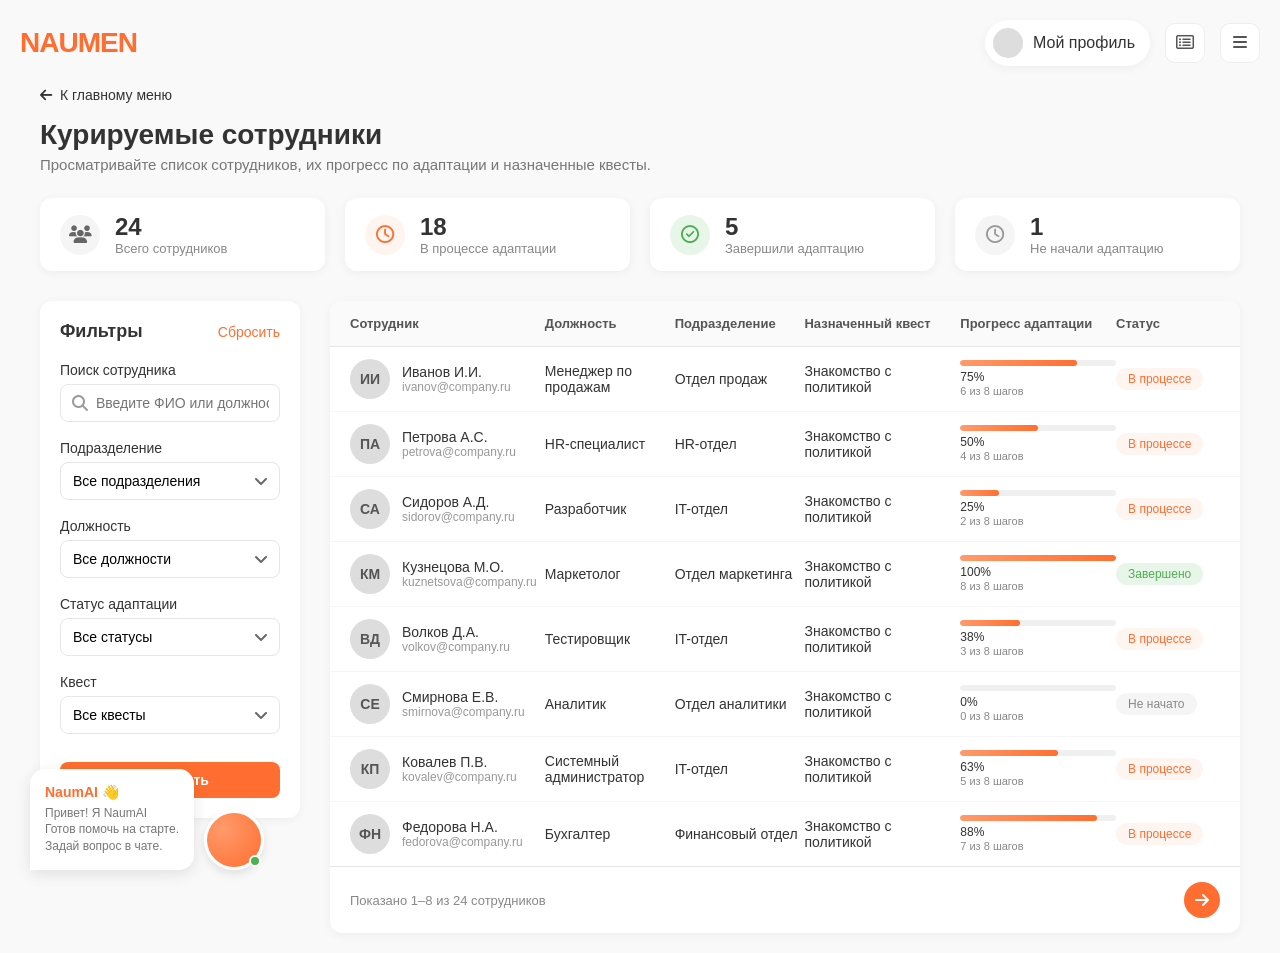
<file: code/forsupervisor/everyone.html>
<!DOCTYPE html>
<html lang="ru">
<head>
    <meta charset="UTF-8">
    <meta name="viewport" content="width=device-width, initial-scale=1.0">
    <title>Naumen - Курируемые сотрудники</title>
    <link rel="stylesheet" href="everyone.css">
    <link rel="stylesheet" href="https://cdnjs.cloudflare.com/ajax/libs/font-awesome/6.4.0/css/all.min.css">
</head>
<body>

    <div class="wrapper">
        <header class="top-bar">
            <div class="logo">NAUMEN</div>
            <div class="top-right">
                <a href="user.html" style="text-decoration: none; color: inherit; display: flex; align-items: center;">
                <div class="profile-pill">
                    <div class="avatar-circle"></div>
                    <span>Мой профиль</span>
                </div>
                </a>
                <button class="icon-btn"><i class="fa-regular fa-rectangle-list"></i></button>
                <button class="icon-btn" id="menuToggle"><i class="fa-solid fa-bars"></i></button>
            </div>
        </header>
      
        <div class="overlay" id="overlay"></div>


        <div class="right-sidebar" id="sideMenu">
            <button class="close-menu-btn" id="closeMenu"><i class="fa-solid fa-xmark"></i></button>
            <nav class="sidebar-menu">
                <ul>
                    <li><i class="fa-solid fa-users" style="color: var(--orange);"></i> Справочник сотрудников</li>
                    <li><i class="fa-solid fa-comment-dots"></i> Чат с NaumAI</li>
                    <li><i class="fa-solid fa-circle-question"></i> Справка</li>
                    <li><i class="fa-solid fa-gear"></i> Настройки сервиса</li>
                </ul>
                <div class="logout-item">
                    <i class="fa-solid fa-arrow-right-from-bracket"></i> Выйти
                </div>
            </nav>
        </div>

        <div class="main-layout">

            <main class="content-area">
                
  
                <div class="back-link-wrapper">
                    <a href="quest2.html" class="back-link"><i class="fa-solid fa-arrow-left"></i> К главному меню</a>
                </div>

                <div class="page-header">
                    <h1>Курируемые сотрудники</h1>
                    <p class="subtitle">Просматривайте список сотрудников, их прогресс по адаптации и назначенные квесты.</p>
                </div>

                <div class="stats-grid">
                    <div class="stat-card">
                        <div class="stat-icon"><i class="fa-solid fa-users"></i></div>
                        <div class="stat-content">
                            <div class="stat-number">24</div>
                            <div class="stat-label">Всего сотрудников</div>
                        </div>
                    </div>
                    <div class="stat-card">
                        <div class="stat-icon orange"><i class="fa-regular fa-clock"></i></div>
                        <div class="stat-content">
                            <div class="stat-number">18</div>
                            <div class="stat-label">В процессе адаптации</div>
                        </div>
                    </div>
                    <div class="stat-card">
                        <div class="stat-icon green"><i class="fa-regular fa-circle-check"></i></div>
                        <div class="stat-content">
                            <div class="stat-number">5</div>
                            <div class="stat-label">Завершили адаптацию</div>
                        </div>
                    </div>
                    <div class="stat-card">
                        <div class="stat-icon gray"><i class="fa-regular fa-clock"></i></div>
                        <div class="stat-content">
                            <div class="stat-number">1</div>
                            <div class="stat-label">Не начали адаптацию</div>
                        </div>
                    </div>
                </div>

                <div class="content-with-sidebar">
                    
                    <div class="filters-column">
                        <div class="filters-header">
                            <h3>Фильтры</h3>
                            <a href="#" class="reset-link">Сбросить</a>
                        </div>

                        <div class="filter-group">
                            <label>Поиск сотрудника</label>
                            <div class="search-input-wrapper">
                                <i class="fa-solid fa-magnifying-glass search-icon"></i>
                                <input type="text" placeholder="Введите ФИО или должность" class="filter-input">
                            </div>
                        </div>

                        <div class="filter-group">
                            <label>Подразделение</label>
                            <div class="select-wrapper">
                                <select class="filter-select">
                                    <option>Все подразделения</option>
                                    <option>Отдел продаж</option>
                                    <option>IT-отдел</option>
                                    <option>HR-отдел</option>
                                </select>
                            </div>
                        </div>

                        <div class="filter-group">
                            <label>Должность</label>
                            <div class="select-wrapper">
                                <select class="filter-select">
                                    <option>Все должности</option>
                                    <option>Менеджер</option>
                                    <option>Разработчик</option>
                                    <option>Аналитик</option>
                                </select>
                            </div>
                        </div>

                        <div class="filter-group">
                            <label>Статус адаптации</label>
                            <div class="select-wrapper">
                                <select class="filter-select">
                                    <option>Все статусы</option>
                                    <option>В процессе</option>
                                    <option>Завершено</option>
                                    <option>Не начато</option>
                                </select>
                            </div>
                        </div>

                        <div class="filter-group">
                            <label>Квест</label>
                            <div class="select-wrapper">
                                <select class="filter-select">
                                    <option>Все квесты</option>
                                    <option>Знакомство с политикой</option>
                                    <option>Технический стек</option>
                                </select>
                            </div>
                        </div>

                        <button class="btn-apply">Применить</button>
                    </div>

                    <div class="table-column">
                        <div class="table-header">
                            <div class="th">Сотрудник</div>
                            <div class="th">Должность</div>
                            <div class="th">Подразделение</div>
                            <div class="th">Назначенный квест</div>
                            <div class="th">Прогресс адаптации</div>
                            <div class="th">Статус</div>
                        </div>

                        <div class="table-body">

                            <div class="table-row">
                                <div class="td employee">
                                    <div class="emp-avatar-placeholder">ИИ</div>
                                    <div class="emp-info">
                                        <div class="emp-name">Иванов И.И.</div>
                                        <div class="emp-email">ivanov@company.ru</div>
                                    </div>
                                </div>
                                <div class="td">Менеджер по продажам</div>
                                <div class="td">Отдел продаж</div>
                                <div class="td">Знакомство с политикой</div>
                                <div class="td progress">
                                    <div class="progress-bar-bg">
                                        <div class="progress-bar-fill" style="width: 75%;"></div>
                                    </div>
                                    <div class="progress-text">75%<br><span class="small">6 из 8 шагов</span></div>
                                </div>
                                <div class="td"><span class="status-badge orange">В процессе</span></div>
                            </div>

                            <div class="table-row">
                                <div class="td employee">
                                    <div class="emp-avatar-placeholder">ПА</div>
                                    <div class="emp-info">
                                        <div class="emp-name">Петрова А.С.</div>
                                        <div class="emp-email">petrova@company.ru</div>
                                    </div>
                                </div>
                                <div class="td">HR-специалист</div>
                                <div class="td">HR-отдел</div>
                                <div class="td">Знакомство с политикой</div>
                                <div class="td progress">
                                    <div class="progress-bar-bg">
                                        <div class="progress-bar-fill" style="width: 50%;"></div>
                                    </div>
                                    <div class="progress-text">50%<br><span class="small">4 из 8 шагов</span></div>
                                </div>
                                <div class="td"><span class="status-badge orange">В процессе</span></div>
                            </div>

                            <div class="table-row">
                                <div class="td employee">
                                    <div class="emp-avatar-placeholder">СА</div>
                                    <div class="emp-info">
                                        <div class="emp-name">Сидоров А.Д.</div>
                                        <div class="emp-email">sidorov@company.ru</div>
                                    </div>
                                </div>
                                <div class="td">Разработчик</div>
                                <div class="td">IT-отдел</div>
                                <div class="td">Знакомство с политикой</div>
                                <div class="td progress">
                                    <div class="progress-bar-bg">
                                        <div class="progress-bar-fill" style="width: 25%;"></div>
                                    </div>
                                    <div class="progress-text">25%<br><span class="small">2 из 8 шагов</span></div>
                                </div>
                                <div class="td"><span class="status-badge orange">В процессе</span></div>
                            </div>

                            <div class="table-row">
                                <div class="td employee">
                                    <div class="emp-avatar-placeholder">КМ</div>
                                    <div class="emp-info">
                                        <div class="emp-name">Кузнецова М.О.</div>
                                        <div class="emp-email">kuznetsova@company.ru</div>
                                    </div>
                                </div>
                                <div class="td">Маркетолог</div>
                                <div class="td">Отдел маркетинга</div>
                                <div class="td">Знакомство с политикой</div>
                                <div class="td progress">
                                    <div class="progress-bar-bg">
                                        <div class="progress-bar-fill" style="width: 100%;"></div>
                                    </div>
                                    <div class="progress-text">100%<br><span class="small">8 из 8 шагов</span></div>
                                </div>
                                <div class="td"><span class="status-badge green">Завершено</span></div>
                            </div>
                          
                            <div class="table-row">
                                <div class="td employee">
                                    <div class="emp-avatar-placeholder">ВД</div>
                                    <div class="emp-info">
                                        <div class="emp-name">Волков Д.А.</div>
                                        <div class="emp-email">volkov@company.ru</div>
                                    </div>
                                </div>
                                <div class="td">Тестировщик</div>
                                <div class="td">IT-отдел</div>
                                <div class="td">Знакомство с политикой</div>
                                <div class="td progress">
                                    <div class="progress-bar-bg">
                                        <div class="progress-bar-fill" style="width: 38%;"></div>
                                    </div>
                                    <div class="progress-text">38%<br><span class="small">3 из 8 шагов</span></div>
                                </div>
                                <div class="td"><span class="status-badge orange">В процессе</span></div>
                            </div>

                            <div class="table-row">
                                <div class="td employee">
                                    <div class="emp-avatar-placeholder">СЕ</div>
                                    <div class="emp-info">
                                        <div class="emp-name">Смирнова Е.В.</div>
                                        <div class="emp-email">smirnova@company.ru</div>
                                    </div>
                                </div>
                                <div class="td">Аналитик</div>
                                <div class="td">Отдел аналитики</div>
                                <div class="td">Знакомство с политикой</div>
                                <div class="td progress">
                                    <div class="progress-bar-bg">
                                        <div class="progress-bar-fill" style="width: 0%;"></div>
                                    </div>
                                    <div class="progress-text">0%<br><span class="small">0 из 8 шагов</span></div>
                                </div>
                                <div class="td"><span class="status-badge gray">Не начато</span></div>
                            </div>

                            <div class="table-row">
                                <div class="td employee">
                                    <div class="emp-avatar-placeholder">КП</div>
                                    <div class="emp-info">
                                        <div class="emp-name">Ковалев П.В.</div>
                                        <div class="emp-email">kovalev@company.ru</div>
                                    </div>
                                </div>
                                <div class="td">Системный администратор</div>
                                <div class="td">IT-отдел</div>
                                <div class="td">Знакомство с политикой</div>
                                <div class="td progress">
                                    <div class="progress-bar-bg">
                                        <div class="progress-bar-fill" style="width: 63%;"></div>
                                    </div>
                                    <div class="progress-text">63%<br><span class="small">5 из 8 шагов</span></div>
                                </div>
                                <div class="td"><span class="status-badge orange">В процессе</span></div>
                            </div>

                            <div class="table-row">
                                <div class="td employee">
                                    <div class="emp-avatar-placeholder">ФН</div>
                                    <div class="emp-info">
                                        <div class="emp-name">Федорова Н.А.</div>
                                        <div class="emp-email">fedorova@company.ru</div>
                                    </div>
                                </div>
                                <div class="td">Бухгалтер</div>
                                <div class="td">Финансовый отдел</div>
                                <div class="td">Знакомство с политикой</div>
                                <div class="td progress">
                                    <div class="progress-bar-bg">
                                        <div class="progress-bar-fill" style="width: 88%;"></div>
                                    </div>
                                    <div class="progress-text">88%<br><span class="small">7 из 8 шагов</span></div>
                                </div>
                                <div class="td"><span class="status-badge orange">В процессе</span></div>
                            </div>
                        </div>
                      
                        <div class="pagination-wrapper">
                            <span class="pagination-text">Показано 1–8 из 24 сотрудников</span>
                            <div class="pagination-controls">
                                <button class="page-btn arrow-only">
                                    <i class="fa-solid fa-arrow-right"></i>
                                </button>
                            </div>
                        </div>
                    </div>
                </div>

            </main>
        </div>


        <div class="chat-bot">
            <div class="bot-bubble">
                <h4>NaumAI <span class="wave">👋</span></h4>
                <p>Привет! Я NaumAI<br>Готов помочь на старте.<br>Задай вопрос в чате.</p>
            </div>
            <div class="bot-avatar">
                <div class="bot-head"></div>
                <div class="bot-status"></div>
            </div>
        </div>
    </div>

    <script>
        const menuToggle = document.getElementById('menuToggle');
        const closeMenu = document.getElementById('closeMenu');
        const sideMenu = document.getElementById('sideMenu');
        const overlay = document.getElementById('overlay');

        function openMenu() {
            sideMenu.classList.add('active');
            overlay.classList.add('active');
        }

        function closeMenuFunc() {
            sideMenu.classList.remove('active');
            overlay.classList.remove('active');
        }

        menuToggle.addEventListener('click', openMenu);
        closeMenu.addEventListener('click', closeMenuFunc);
        overlay.addEventListener('click', closeMenuFunc);
    </script>

</body>
</html>
</file>
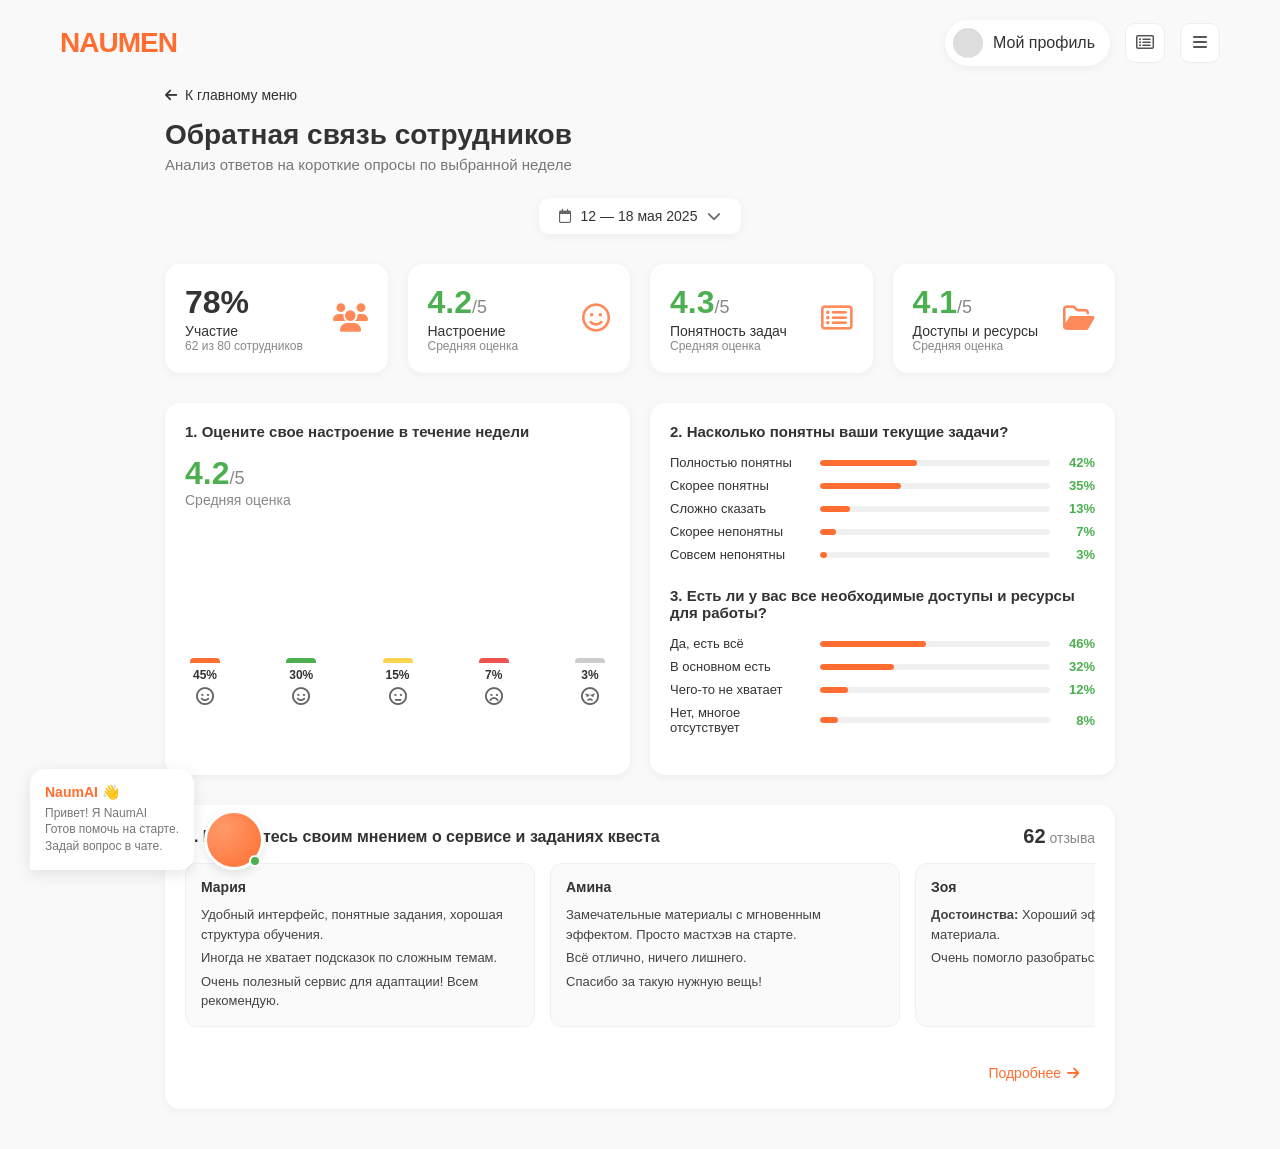
<file: code/forsupervisor/feedback.html>
<!DOCTYPE html>
<html lang="ru">
<head>
    <meta charset="UTF-8">
    <meta name="viewport" content="width=device-width, initial-scale=1.0">
    <title>Naumen - Обратная связь сотрудников</title>
    <link rel="stylesheet" href="feedback.css">
    <link rel="stylesheet" href="https://cdnjs.cloudflare.com/ajax/libs/font-awesome/6.4.0/css/all.min.css">
</head>
<body>

    <div class="wrapper">
        <header class="top-bar">
            <div class="logo">NAUMEN</div>
            <div class="top-right">
                <a href="user.html" style="text-decoration: none; color: inherit; display: flex; align-items: center;">
                <div class="profile-pill">
                    <div class="avatar-circle"></div>
                    <span>Мой профиль</span>
                </div>
                </a>
                <button class="icon-btn"><i class="fa-regular fa-rectangle-list"></i></button>
                <button class="icon-btn" id="menuToggle"><i class="fa-solid fa-bars"></i></button>
            </div>
        </header>

        <div class="overlay" id="overlay"></div>

        <div class="right-sidebar" id="sideMenu">
            <button class="close-menu-btn" id="closeMenu"><i class="fa-solid fa-xmark"></i></button>
            <nav class="sidebar-menu">
                <ul>
                    <li><i class="fa-solid fa-users"></i> Справочник сотрудников</li>
                    <li><i class="fa-solid fa-comment-dots"></i> Чат с NaumAI</li>
                    <li><i class="fa-solid fa-circle-question"></i> Справка</li>
                    <li><i class="fa-solid fa-gear"></i> Настройки сервиса</li>
                </ul>
                <div class="logout-item">
                    <i class="fa-solid fa-arrow-right-from-bracket"></i> Выйти
                </div>
            </nav>
        </div>

        <div class="main-layout">
            <main class="content-area">

                 <div class="back-link-wrapper">
                    <a href="quest2.html" class="back-link"><i class="fa-solid fa-arrow-left"></i> К главному меню</a>
                </div>
                
                <div class="page-header">
                    <h1>Обратная связь сотрудников</h1>
                    <p class="subtitle">Анализ ответов на короткие опросы по выбранной неделе</p>
                </div>
                    <div class="date-selector">
                        <i class="fa-regular fa-calendar"></i>
                        <span>12 — 18 мая 2025</span>
                        <i class="fa-solid fa-chevron-down"></i>
                </div>

                <div class="kpi-grid">
                    <div class="kpi-card">
                        <div class="kpi-content">
                            <div class="kpi-number">78%</div>
                            <div class="kpi-label">Участие</div>
                            <div class="kpi-sub">62 из 80 сотрудников</div>
                        </div>
                        <div class="kpi-icon"><i class="fa-solid fa-users"></i></div>
                    </div>

                    <div class="kpi-card">
                        <div class="kpi-content">
                            <div class="kpi-number green">4.2<span class="small">/5</span></div>
                            <div class="kpi-label">Настроение</div>
                            <div class="kpi-sub">Средняя оценка</div>
                        </div>
                        <div class="kpi-icon"><i class="fa-regular fa-face-smile"></i></div>
                    </div>

                    <div class="kpi-card">
                        <div class="kpi-content">
                            <div class="kpi-number green">4.3<span class="small">/5</span></div>
                            <div class="kpi-label">Понятность задач</div>
                            <div class="kpi-sub">Средняя оценка</div>
                        </div>
                        <div class="kpi-icon"><i class="fa-regular fa-rectangle-list"></i></div>
                    </div>

                    <div class="kpi-card">
                        <div class="kpi-content">
                            <div class="kpi-number green">4.1<span class="small">/5</span></div>
                            <div class="kpi-label">Доступы и ресурсы</div>
                            <div class="kpi-sub">Средняя оценка</div>
                        </div>
                        <div class="kpi-icon"><i class="fa-regular fa-folder-open"></i></div>
                    </div>
                </div>

                <div class="charts-row">
                    <div class="chart-card">
                        <div class="chart-title">1. Оцените свое настроение в течение недели</div>
                        <div class="chart-value">4.2<span class="small">/5</span></div>
                        <div class="chart-sub">Средняя оценка</div>
                        
                        <div class="mood-bars">
                            <div class="mood-bar-item">
                                <div class="bar orange" style="height: 45%;"></div>
                                <div class="mood-percent">45%</div>
                                <div class="mood-icon"><i class="fa-regular fa-face-smile"></i></div>
                            </div>
                            <div class="mood-bar-item">
                                <div class="bar green" style="height: 30%;"></div>
                                <div class="mood-percent">30%</div>
                                <div class="mood-icon"><i class="fa-regular fa-face-smile"></i></div>
                            </div>
                            <div class="mood-bar-item">
                                <div class="bar yellow" style="height: 15%;"></div>
                                <div class="mood-percent">15%</div>
                                <div class="mood-icon"><i class="fa-regular fa-face-meh"></i></div>
                            </div>
                            <div class="mood-bar-item">
                                <div class="bar red" style="height: 7%;"></div>
                                <div class="mood-percent">7%</div>
                                <div class="mood-icon"><i class="fa-regular fa-face-frown"></i></div>
                            </div>
                            <div class="mood-bar-item">
                                <div class="bar gray" style="height: 3%;"></div>
                                <div class="mood-percent">3%</div>
                                <div class="mood-icon"><i class="fa-regular fa-face-angry"></i></div>
                            </div>
                        </div>
                    </div>

                    <div class="chart-card">
                        <div class="chart-title">2. Насколько понятны ваши текущие задачи?</div>
                        
                        <div class="progress-list">
                            <div class="progress-item">
                                <span class="p-label">Полностью понятны</span>
                                <div class="p-bar-bg">
                                    <div class="p-bar-fill orange" style="width: 42%;"></div>
                                </div>
                                <span class="p-percent">42%</span>
                            </div>
                            <div class="progress-item">
                                <span class="p-label">Скорее понятны</span>
                                <div class="p-bar-bg">
                                    <div class="p-bar-fill orange" style="width: 35%;"></div>
                                </div>
                                <span class="p-percent">35%</span>
                            </div>
                            <div class="progress-item">
                                <span class="p-label">Сложно сказать</span>
                                <div class="p-bar-bg">
                                    <div class="p-bar-fill orange" style="width: 13%;"></div>
                                </div>
                                <span class="p-percent">13%</span>
                            </div>
                            <div class="progress-item">
                                <span class="p-label">Скорее непонятны</span>
                                <div class="p-bar-bg">
                                    <div class="p-bar-fill orange" style="width: 7%;"></div>
                                </div>
                                <span class="p-percent">7%</span>
                            </div>
                            <div class="progress-item">
                                <span class="p-label">Совсем непонятны</span>
                                <div class="p-bar-bg">
                                    <div class="p-bar-fill orange" style="width: 3%;"></div>
                                </div>
                                <span class="p-percent">3%</span>
                            </div>
                        </div>

                        <div class="chart-title mt-30">3. Есть ли у вас все необходимые доступы и ресурсы для работы?</div>
                        <div class="progress-list">
                            <div class="progress-item">
                                <span class="p-label">Да, есть всё</span>
                                <div class="p-bar-bg">
                                    <div class="p-bar-fill orange" style="width: 46%;"></div>
                                </div>
                                <span class="p-percent">46%</span>
                            </div>
                            <div class="progress-item">
                                <span class="p-label">В основном есть</span>
                                <div class="p-bar-bg">
                                    <div class="p-bar-fill orange" style="width: 32%;"></div>
                                </div>
                                <span class="p-percent">32%</span>
                            </div>
                            <div class="progress-item">
                                <span class="p-label">Чего-то не хватает</span>
                                <div class="p-bar-bg">
                                    <div class="p-bar-fill orange" style="width: 12%;"></div>
                                </div>
                                <span class="p-percent">12%</span>
                            </div>
                            <div class="progress-item">
                                <span class="p-label">Нет, многое отсутствует</span>
                                <div class="p-bar-bg">
                                    <div class="p-bar-fill orange" style="width: 8%;"></div>
                                </div>
                                <span class="p-percent">8%</span>
                            </div>
                        </div>
                    </div>
                </div>

                <div class="reviews-block">
                    <div class="reviews-header">
                        <div class="reviews-title-area">
                            <h3 class="reviews-title">4. Поделитесь своим мнением о сервисе и заданиях квеста</h3>
                        </div>
                        <div class="reviews-count">
                            <span class="count-number">62</span>
                            <span class="count-label">отзыва</span>
                        </div>
                    </div>
  
                    <div class="reviews-scroll">
                        
                        <div class="review-card">
                            <div class="review-top">
                                <span class="review-author">Мария</span>
                            </div>
                            <div class="review-text">
                                <p>Удобный интерфейс, понятные задания, хорошая структура обучения.</p>
                                <p>Иногда не хватает подсказок по сложным темам.</p>
                                <p>Очень полезный сервис для адаптации! Всем рекомендую.</p>
                            </div>
                        </div>

                        <div class="review-card">
                            <div class="review-top">
                                <span class="review-author">Амина</span>
                            </div>
                            <div class="review-text">
                                <p>Замечательные материалы с мгновенным эффектом. Просто мастхэв на старте.</p>
                                <p>Всё отлично, ничего лишнего.</p>
                                <p>Спасибо за такую нужную вещь!</p>
                            </div>
                        </div>

                        <div class="review-card">
                            <div class="review-top">
                                <span class="review-author">Зоя</span>
                            </div>
                            <div class="review-text">
                                <p><strong>Достоинства:</strong> Хороший эффект, удобная подача материала.</p>
                                <p>Очень помогло разобраться в первых шагах.</p>
                            </div>
                        </div>

                    </div>

                    <div class="reviews-footer">
                        <a href="#" class="btn-show-all">Подробнее <i class="fa-solid fa-arrow-right"></i></a>
                    </div>
                </div>

            </main>
        </div>

        <div class="chat-bot">
            <div class="bot-bubble">
                <h4>NaumAI <span class="wave">👋</span></h4>
                <p>Привет! Я NaumAI<br>Готов помочь на старте.<br>Задай вопрос в чате.</p>
            </div>
            <div class="bot-avatar">
                <div class="bot-head"></div>
                <div class="bot-status"></div>
            </div>
        </div>
    </div>

    <script>
        const menuToggle = document.getElementById('menuToggle');
        const closeMenu = document.getElementById('closeMenu');
        const sideMenu = document.getElementById('sideMenu');
        const overlay = document.getElementById('overlay');

        function openMenu() {
            sideMenu.classList.add('active');
            overlay.classList.add('active');
        }

        function closeMenuFunc() {
            sideMenu.classList.remove('active');
            overlay.classList.remove('active');
        }

        menuToggle.addEventListener('click', openMenu);
        closeMenu.addEventListener('click', closeMenuFunc);
        overlay.addEventListener('click', closeMenuFunc);
    </script>

</body>
</html>
</file>
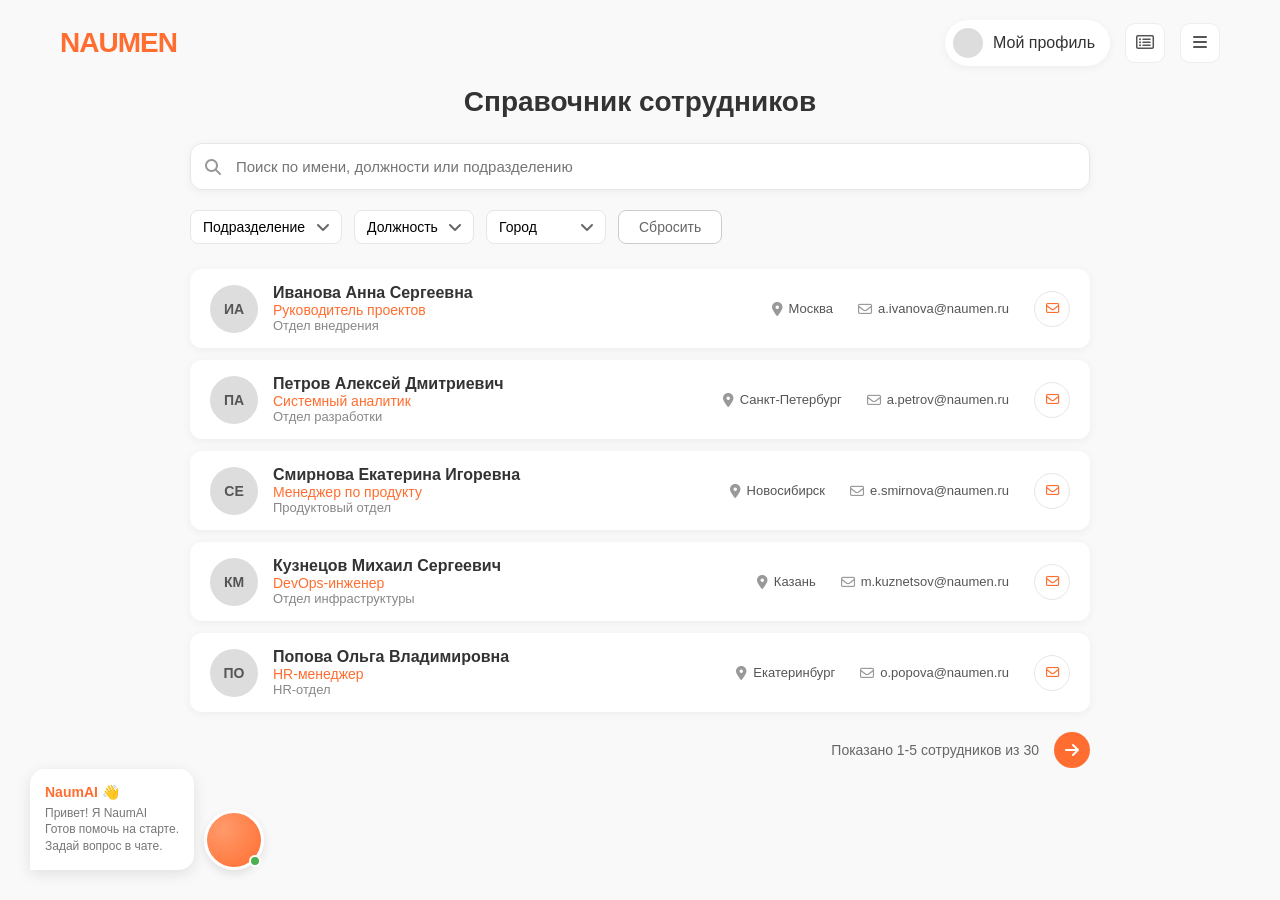
<file: code/forsupervisor/guide.html>
<!DOCTYPE html>
<html lang="ru">
<head>
    <meta charset="UTF-8">
    <meta name="viewport" content="width=device-width, initial-scale=1.0">
    <title>Naumen - Справочник сотрудников</title>
    <link rel="stylesheet" href="guide.css">
    <link rel="stylesheet" href="https://cdnjs.cloudflare.com/ajax/libs/font-awesome/6.4.0/css/all.min.css">
</head>
<body>

    <div class="wrapper">
        <header class="top-bar">
            <div class="logo">NAUMEN</div>
            <div class="top-right">
                <div class="profile-pill">
                    <div class="avatar-circle"></div>
                    <span>Мой профиль</span>
                </div>
                <button class="icon-btn"><i class="fa-regular fa-rectangle-list"></i></button>
                <button class="icon-btn" id="menuToggle"><i class="fa-solid fa-bars"></i></button>
            </div>
        </header>

        <div class="overlay" id="overlay"></div>

        <div class="right-sidebar" id="sideMenu">
            <button class="close-menu-btn" id="closeMenu"><i class="fa-solid fa-xmark"></i></button>
            <nav class="sidebar-menu">
                <ul>
                    <li><i class="fa-solid fa-users" style="color: var(--orange);"></i> Справочник сотрудников</li>
                    <li><i class="fa-solid fa-comment-dots"></i> Чат с NaumAI</li>
                    <li><i class="fa-solid fa-circle-question"></i> Справка</li>
                    <li><i class="fa-solid fa-gear"></i> Настройки сервиса</li>
                </ul>
                <div class="logout-item">
                    <i class="fa-solid fa-arrow-right-from-bracket"></i> Выйти
                </div>
            </nav>
        </div>

        <div class="main-layout">
            <main class="content-area">
                
                <h1 class="page-title">Справочник сотрудников</h1>

                <div class="search-wrapper">
                    <i class="fa-solid fa-magnifying-glass search-icon"></i>
                    <input type="text" placeholder="Поиск по имени, должности или подразделению" class="search-input">
                </div>

                <div class="filter-row">
                    <div class="select-wrapper">
                        <select class="filter-select">
                            <option>Подразделение</option>
                        </select>
                    </div>
                    <div class="select-wrapper">
                        <select class="filter-select">
                            <option>Должность</option>
                        </select>
                    </div>
                    <div class="select-wrapper">
                        <select class="filter-select">
                            <option>Город</option>
                        </select>
                    </div>
                    <button class="btn-reset">Сбросить</button>
                </div>

                <div class="employee-list-container">
                    
                    <div class="employee-card">
                        <div class="emp-card-left">
                            <div class="emp-avatar-placeholder">ИА</div>
                            <div class="emp-details">
                                <div class="emp-name">Иванова Анна Сергеевна</div>
                                <div class="emp-role">Руководитель проектов</div>
                                <div class="emp-dept">Отдел внедрения</div>
                            </div>
                        </div>
                        <div class="emp-card-right">
                            <div class="emp-info-item">
                                <i class="fa-solid fa-location-dot"></i>
                                <span>Москва</span>
                            </div>
                            <div class="emp-info-item">
                                <i class="fa-regular fa-envelope"></i>
                                <span>a.ivanova@naumen.ru</span>
                            </div>
                            <div class="emp-actions">
                                <button class="action-btn-circle"><i class="fa-regular fa-envelope"></i></button>
                            </div>
                        </div>
                    </div>

                    <div class="employee-card">
                        <div class="emp-card-left">
                            <div class="emp-avatar-placeholder">ПА</div>
                            <div class="emp-details">
                                <div class="emp-name">Петров Алексей Дмитриевич</div>
                                <div class="emp-role">Системный аналитик</div>
                                <div class="emp-dept">Отдел разработки</div>
                            </div>
                        </div>
                        <div class="emp-card-right">
                            <div class="emp-info-item">
                                <i class="fa-solid fa-location-dot"></i>
                                <span>Санкт-Петербург</span>
                            </div>
                            <div class="emp-info-item">
                                <i class="fa-regular fa-envelope"></i>
                                <span>a.petrov@naumen.ru</span>
                            </div>
                            <div class="emp-actions">
                                <button class="action-btn-circle"><i class="fa-regular fa-envelope"></i></button>
                            </div>
                        </div>
                    </div>

                    <div class="employee-card">
                        <div class="emp-card-left">
                            <div class="emp-avatar-placeholder">СЕ</div>
                            <div class="emp-details">
                                <div class="emp-name">Смирнова Екатерина Игоревна</div>
                                <div class="emp-role">Менеджер по продукту</div>
                                <div class="emp-dept">Продуктовый отдел</div>
                            </div>
                        </div>
                        <div class="emp-card-right">
                            <div class="emp-info-item">
                                <i class="fa-solid fa-location-dot"></i>
                                <span>Новосибирск</span>
                            </div>
                            <div class="emp-info-item">
                                <i class="fa-regular fa-envelope"></i>
                                <span>e.smirnova@naumen.ru</span>
                            </div>
                            <div class="emp-actions">
                                <button class="action-btn-circle"><i class="fa-regular fa-envelope"></i></button>
                            </div>
                        </div>
                    </div>

                    <div class="employee-card">
                        <div class="emp-card-left">
                            <div class="emp-avatar-placeholder">КМ</div>
                            <div class="emp-details">
                                <div class="emp-name">Кузнецов Михаил Сергеевич</div>
                                <div class="emp-role">DevOps-инженер</div>
                                <div class="emp-dept">Отдел инфраструктуры</div>
                            </div>
                        </div>
                        <div class="emp-card-right">
                            <div class="emp-info-item">
                                <i class="fa-solid fa-location-dot"></i>
                                <span>Казань</span>
                            </div>
                            <div class="emp-info-item">
                                <i class="fa-regular fa-envelope"></i>
                                <span>m.kuznetsov@naumen.ru</span>
                            </div>
                            <div class="emp-actions">
                                <button class="action-btn-circle"><i class="fa-regular fa-envelope"></i></button>
                            </div>
                        </div>
                    </div>

                    <div class="employee-card">
                        <div class="emp-card-left">
                            <div class="emp-avatar-placeholder">ПО</div>
                            <div class="emp-details">
                                <div class="emp-name">Попова Ольга Владимировна</div>
                                <div class="emp-role">HR-менеджер</div>
                                <div class="emp-dept">HR-отдел</div>
                            </div>
                        </div>
                        <div class="emp-card-right">
                            <div class="emp-info-item">
                                <i class="fa-solid fa-location-dot"></i>
                                <span>Екатеринбург</span>
                            </div>
                            <div class="emp-info-item">
                                <i class="fa-regular fa-envelope"></i>
                                <span>o.popova@naumen.ru</span>
                            </div>
                            <div class="emp-actions">
                                <button class="action-btn-circle"><i class="fa-regular fa-envelope"></i></button>
                            </div>
                        </div>
                    </div>

                </div>

                <div class="pagination-wrapper">
                    <span class="pagination-text">Показано 1-5 сотрудников из 30</span>
                    <button class="pagination-arrow">
                        <i class="fa-solid fa-arrow-right"></i>
                    </button>
                </div>

            </main>
        </div>

        <div class="chat-bot">
            <div class="bot-bubble">
                <h4>NaumAI <span class="wave">👋</span></h4>
                <p>Привет! Я NaumAI<br>Готов помочь на старте.<br>Задай вопрос в чате.</p>
            </div>
            <div class="bot-avatar">
                <div class="bot-head"></div>
                <div class="bot-status"></div>
            </div>
        </div>
    </div>

    <script>
        const menuToggle = document.getElementById('menuToggle');
        const closeMenu = document.getElementById('closeMenu');
        const sideMenu = document.getElementById('sideMenu');
        const overlay = document.getElementById('overlay');

        function openMenu() {
            sideMenu.classList.add('active');
            overlay.classList.add('active');
        }

        function closeMenuFunc() {
            sideMenu.classList.remove('active');
            overlay.classList.remove('active');
        }

        menuToggle.addEventListener('click', openMenu);
        closeMenu.addEventListener('click', closeMenuFunc);
        overlay.addEventListener('click', closeMenuFunc);
    </script>

</body>
</html>
</file>
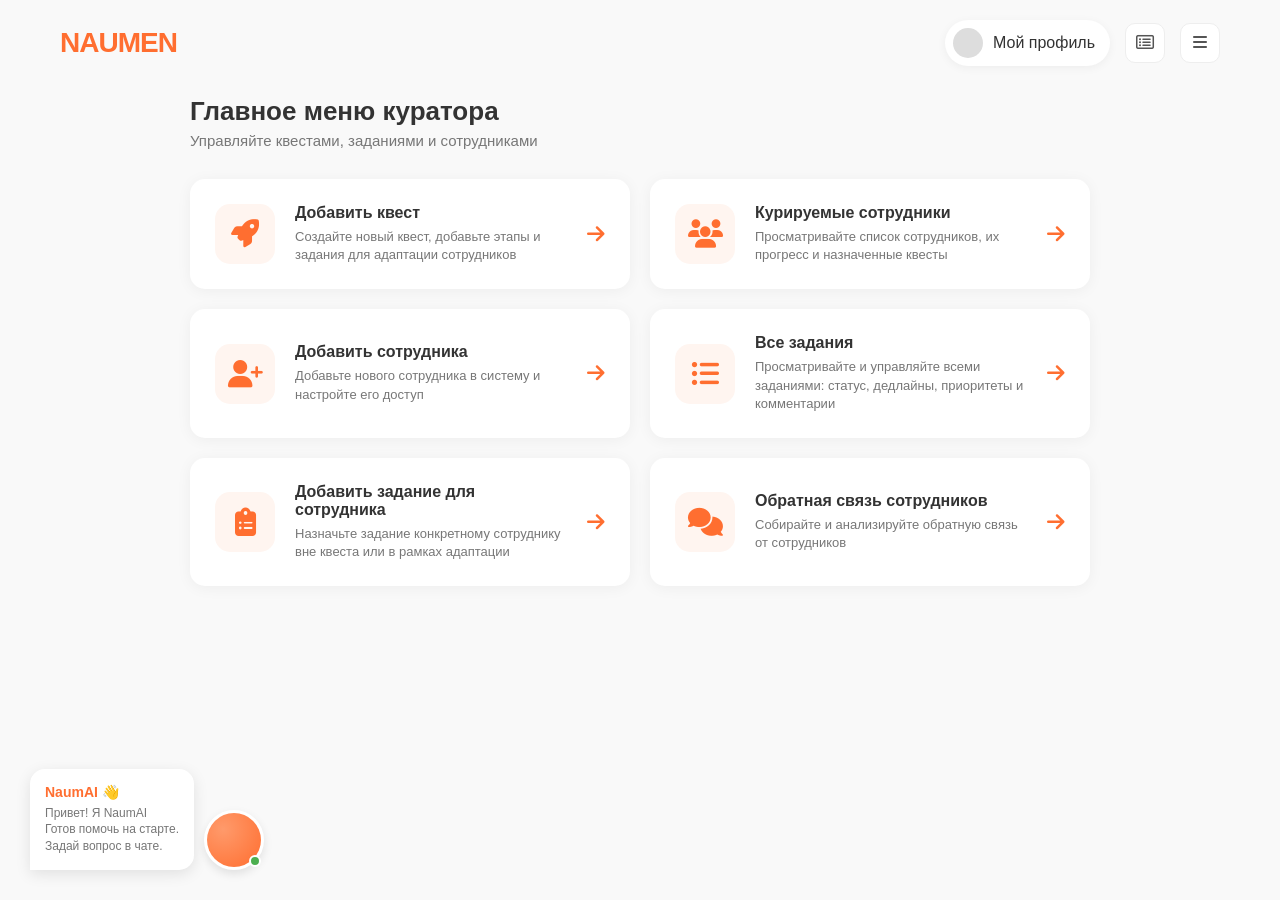
<file: code/forsupervisor/quest2.html>
<!DOCTYPE html>
<html lang="ru">
<head>
    <meta charset="UTF-8">
    <meta name="viewport" content="width=device-width, initial-scale=1.0">
    <title>Naumen - Главное меню куратора</title>
    <link rel="stylesheet" href="quest2.css">
    <link rel="stylesheet" href="https://cdnjs.cloudflare.com/ajax/libs/font-awesome/6.4.0/css/all.min.css">
</head>
<body>

    <div class="wrapper">
        <header class="top-bar">
            <div class="logo">NAUMEN</div>
            <div class="top-right">
                <a href="user.html" style="text-decoration: none; color: inherit; display: flex; align-items: center;">
                <div class="profile-pill">
                    <div class="avatar-circle"></div>
                    <span>Мой профиль</span>
                </div>
                </a>
                <button class="icon-btn"><i class="fa-regular fa-rectangle-list"></i></button>
                <button class="icon-btn" id="menuToggle"><i class="fa-solid fa-bars"></i></button>
            </div>
        </header>

        <div class="overlay" id="overlay"></div>

        <div class="right-sidebar" id="sideMenu">
            <button class="close-menu-btn" id="closeMenu"><i class="fa-solid fa-xmark"></i></button>
                    
            <nav class="sidebar-menu">
                <ul>
                    <li>
                        <a href="../guide.html?from=curator" style="text-decoration: none; color: inherit; display: block;">
                            <i class="fa-solid fa-users"></i>&nbsp; Справочник сотрудников
                        </a>
                    </li>
                    <li>
                        <a href="#" style="text-decoration: none; color: inherit; display: block;">
                            <i class="fa-solid fa-comment-dots"></i>&nbsp; Чат с NaumAI
                        </a>
                    </li>
                    <li>
                        <a href="#" style="text-decoration: none; color: inherit; display: block;">
                            <i class="fa-solid fa-circle-question"></i>&nbsp; Справка
                        </a>
                    </li>
                    <li>
                        <a href="#" style="text-decoration: none; color: inherit; display: block;">
                            <i class="fa-solid fa-gear"></i>&nbsp; Настройки сервиса
                        </a>
                    </li>
                </ul>
                <div class="logout-item">
                    <a href="../index.html" onclick="logoutUser(); return false;" class="logout-link">
                        <i class="fa-solid fa-arrow-right-from-bracket"></i> Выйти
                    </a>
                </div>
            </nav>
        </div>

        <div class="main-layout">
            <main class="content-area">
                
                <div class="page-header">
                    <h1>Главное меню куратора</h1>
                    <p>Управляйте квестами, заданиями и сотрудниками</p>
                </div>

                <div class="menu-grid">
                    <div class="menu-card">
                        <div class="card-icon-wrapper">
                            <i class="fa-solid fa-rocket card-icon"></i>
                        </div>
                        <div class="card-content">
                            <h3>Добавить квест</h3>
                            <p>Создайте новый квест, добавьте этапы и задания для адаптации сотрудников</p>
                        </div>
                        <div class="card-arrow">
                            <i class="fa-solid fa-arrow-right"></i>
                        </div>
                        <a href="createquest.html" class="card-link"></a>
                    </div>

                    <div class="menu-card">
                        <div class="card-icon-wrapper">
                            <i class="fa-solid fa-users card-icon"></i>
                        </div>
                        <div class="card-content">
                            <h3>Курируемые сотрудники</h3>
                            <p>Просматривайте список сотрудников, их прогресс и назначенные квесты</p>
                        </div>
                        <div class="card-arrow">
                            <i class="fa-solid fa-arrow-right"></i>
                        </div>
                        <a href="everyone.html" class="card-link"></a>
                    </div>

                    <div class="menu-card">
                        <div class="card-icon-wrapper">
                            <i class="fa-solid fa-user-plus card-icon"></i>
                        </div>
                        <div class="card-content">
                            <h3>Добавить сотрудника</h3>
                            <p>Добавьте нового сотрудника в систему и настройте его доступ</p>
                        </div>
                        <div class="card-arrow">
                            <i class="fa-solid fa-arrow-right"></i>
                        </div>
                        <a href="createworker.html" class="card-link"></a>
                    </div>

                    <div class="menu-card">
                        <div class="card-icon-wrapper">
                            <i class="fa-solid fa-list-ul card-icon"></i>
                        </div>
                        <div class="card-content">
                            <h3>Все задания</h3>
                            <p>Просматривайте и управляйте всеми заданиями: статус, дедлайны, приоритеты и комментарии</p>
                        </div>
                        <div class="card-arrow">
                            <i class="fa-solid fa-arrow-right"></i>
                        </div>
                        <a href="alltasks.html" class="card-link"></a>
                    </div>
                  
                    <div class="menu-card">
                        <div class="card-icon-wrapper">
                            <i class="fa-solid fa-clipboard-list card-icon"></i>
                        </div>
                        <div class="card-content">
                            <h3>Добавить задание для сотрудника</h3>
                            <p>Назначьте задание конкретному сотруднику вне квеста или в рамках адаптации</p>
                        </div>
                        <div class="card-arrow">
                            <i class="fa-solid fa-arrow-right"></i>
                        </div>
                        <a href="appointtask.html" class="card-link"></a>
                    </div>

                    <div class="menu-card">
                        <div class="card-icon-wrapper">
                            <i class="fa-solid fa-comments card-icon"></i>
                        </div>
                        <div class="card-content">
                            <h3>Обратная связь сотрудников</h3>
                            <p>Собирайте и анализируйте обратную связь от сотрудников</p>
                        </div>
                        <div class="card-arrow">
                            <i class="fa-solid fa-arrow-right"></i>
                        </div>
                        <a href="feedback.html" class="card-link"></a>
                    </div>
                </div>

            </main>
        </div>

        <div class="chat-bot">
            <div class="bot-bubble">
                <h4>NaumAI <span class="wave">👋</span></h4>
                <p>Привет! Я NaumAI<br>Готов помочь на старте.<br>Задай вопрос в чате.</p>
            </div>
            <div class="bot-avatar">
                <div class="bot-head"></div>
                <div class="bot-status"></div>
            </div>
        </div>
    </div>

    <div class="modal-overlay" id="chatModal">
        <div class="modal-container chat-container">
            <div class="modal-header">
                <h2><i class="fa-solid fa-robot"></i> Чат с NaumAI</h2>
                <button class="modal-close" id="closeChatModal"><i class="fa-solid fa-xmark"></i></button>
            </div>
            <div class="modal-body chat-body">
                <div class="chat-messages" id="chatMessages">
                    <div class="chat-message bot-message">
                        <div class="message-avatar">
                            <div class="bot-head-small"></div>
                        </div>
                        <div class="message-content">
                            <p>Привет! Я NaumAI 👋<br>Задайте мне вопрос, и я постараюсь помочь.</p>
                            <span class="message-time">Только что</span>
                        </div>
                    </div>
                </div>
                <div class="chat-suggestions">
                    <button class="suggestion-btn">Как оформить отпуск?</button>
                    <button class="suggestion-btn">Где найти регламент?</button>
                    <button class="suggestion-btn">Как заказать пропуск?</button>
                </div>
                <div class="chat-input-wrapper">
                    <input type="text" class="chat-input" id="chatInput" placeholder="Введите ваш вопрос...">
                    <button class="chat-send-btn" id="sendMessageBtn">
                        <i class="fa-solid fa-paper-plane"></i>
                    </button>
                </div>
            </div>
        </div>
    </div>
    <script>
        const menuToggle = document.getElementById('menuToggle');
        const closeMenu = document.getElementById('closeMenu');
        const sideMenu = document.getElementById('sideMenu');
        const overlay = document.getElementById('overlay');

        function openMenu() {
            sideMenu.classList.add('active');
            overlay.classList.add('active');
        }

        function closeMenuFunc() {
            sideMenu.classList.remove('active');
            overlay.classList.remove('active');
        }

        function logoutUser() {
            sessionStorage.clear();
            localStorage.clear();
            window.location.replace('../index.html');
        }

        menuToggle.addEventListener('click', openMenu);
        closeMenu.addEventListener('click', closeMenuFunc);
        overlay.addEventListener('click', closeMenuFunc);

        const chatBot = document.querySelector('.chat-bot');
        const chatModal = document.getElementById('chatModal');
        const closeChatModal = document.getElementById('closeChatModal');
        const chatInput = document.getElementById('chatInput');
        const sendMessageBtn = document.getElementById('sendMessageBtn');
        const chatMessages = document.getElementById('chatMessages');
        const suggestionBtns = document.querySelectorAll('.suggestion-btn');
                
        const knowledgeBase = {
            'отпуск': 'Для оформления отпуска необходимо:\n\n1. Согласовать даты с руководителем\n2. Подать заявление в разделе "HR-портал" → "Отпуска"\n3. Заявление должно быть подано не позднее чем за 2 недели\n\nПосле согласования вы получите уведомление.',
            
            'регламент': 'Регламенты компании находятся:\n\n📁 Корпоративный портал → раздел "Документы"\n📁 Общая папка на сетевом диске: \\\\docs\\regulations\n\nОсновные регламенты:\n• Регламент работы с клиентами\n• Регламент документооборота\n• Правила внутреннего распорядка',
            
            'пропуск': 'Для заказа пропуска:\n\n1. Перейдите в раздел "Безопасность" на портале\n2. Выберите "Заказ пропуска"\n3. Укажите данные посетителя:\n   - ФИО\n   - Организацию\n   - Дату и время визита\n4. Заявка будет рассмотрена в течение 24 часов\n\nВременный пропуск можно получить на ресепшене.',
            
            'привет': 'Здравствуйте! Чем я могу вам помочь? 🤗',
            
            'спасибо': 'Всегда рад помочь! Обращайтесь, если появятся другие вопросы 😊'
        };
        
        chatBot.addEventListener('click', function() {
            chatModal.classList.add('active');
            document.body.style.overflow = 'hidden';
        });
        
        closeChatModal.addEventListener('click', function() {
            chatModal.classList.remove('active');
            document.body.style.overflow = 'auto';
        });
        
        chatModal.addEventListener('click', function(e) {
            if (e.target === this) {
                this.classList.remove('active');
                document.body.style.overflow = 'auto';
            }
        });
        
        function addMessage(text, isUser = false) {
            const messageDiv = document.createElement('div');
            messageDiv.className = `chat-message ${isUser ? 'user-message' : 'bot-message'}`;
            
            const now = new Date();
            const time = now.getHours().toString().padStart(2, '0') + ':' + now.getMinutes().toString().padStart(2, '0');
            
            if (isUser) {
                messageDiv.innerHTML = `
                    <div class="message-avatar">
                        <i class="fa-regular fa-user"></i>
                    </div>
                    <div class="message-content">
                        <p>${text}</p>
                        <span class="message-time">${time}</span>
                    </div>
                `;
            } else {
                messageDiv.innerHTML = `
                    <div class="message-avatar">
                        <div class="bot-head-small"></div>
                    </div>
                    <div class="message-content">
                        <p>${text}</p>
                        <span class="message-time">${time}</span>
                    </div>
                `;
            }
            
            chatMessages.appendChild(messageDiv);
            chatMessages.scrollTop = chatMessages.scrollHeight;
        }
        
        function getBotResponse(message) {
            const lowerMessage = message.toLowerCase();
            
            for (const [key, value] of Object.entries(knowledgeBase)) {
                if (lowerMessage.includes(key)) {
                    return value;
                }
            }
            
            return 'Извините, я пока не знаю ответа на этот вопрос. Попробуйте спросить:\n\n• Как оформить отпуск?\n• Где найти регламент?\n• Как заказать пропуск?\n\nИли обратитесь к HR-специалисту.';
        }
        
        function sendMessage() {
            const message = chatInput.value.trim();
            
            if (message) {
                addMessage(message, true);
                chatInput.value = '';

                setTimeout(() => {
                    const response = getBotResponse(message);
                    addMessage(response);
                }, 500 + Math.random() * 1000);
            }
        }
        
        sendMessageBtn.addEventListener('click', sendMessage);
        
        chatInput.addEventListener('keypress', function(e) {
            if (e.key === 'Enter') {
                sendMessage();
            }
        });
        
        suggestionBtns.forEach(btn => {
            btn.addEventListener('click', function() {
                const question = this.textContent;
                chatInput.value = question;
                sendMessage();
            });
        });
    </script>

</body>
</html>
</file>
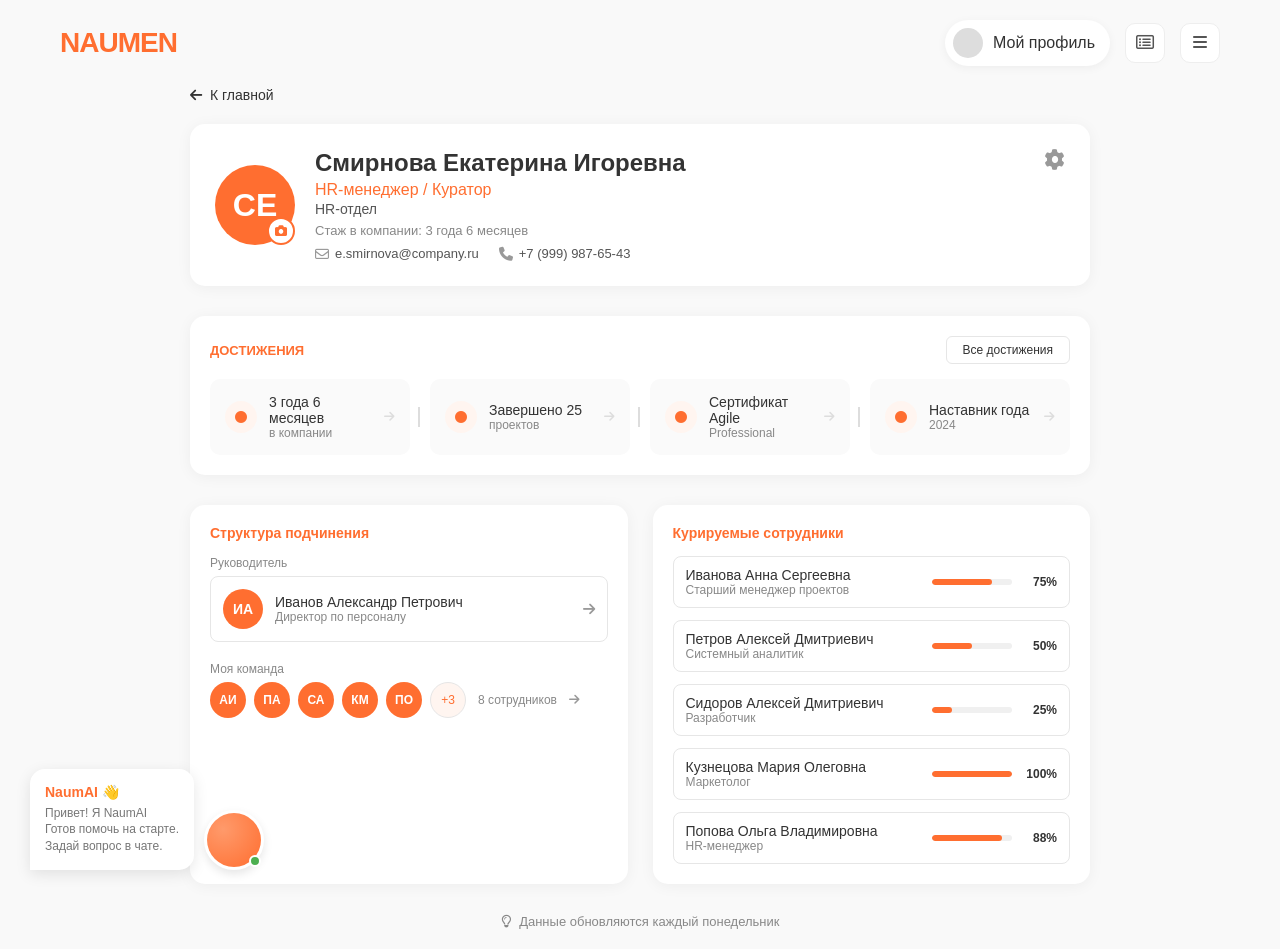
<file: code/forsupervisor/user.html>
<!DOCTYPE html>
<html lang="ru">
<head>
    <meta charset="UTF-8">
    <meta name="viewport" content="width=device-width, initial-scale=1.0">
    <title>Naumen - Профиль куратора</title>
    <link rel="stylesheet" href="user.css">
    <link rel="stylesheet" href="https://cdnjs.cloudflare.com/ajax/libs/font-awesome/6.4.0/css/all.min.css">
</head>
<body>

    <div class="wrapper">
        <header class="top-bar">
            <div class="logo">NAUMEN</div>
            <div class="top-right">
                <div class="profile-pill">
                    <div class="avatar-circle"></div>
                    <span>Мой профиль</span>
                </div>
                <button class="icon-btn"><i class="fa-regular fa-rectangle-list"></i></button>
                <button class="icon-btn" id="menuToggle"><i class="fa-solid fa-bars"></i></button>
            </div>
        </header>

        <div class="overlay" id="overlay"></div>

        <div class="right-sidebar" id="sideMenu">
            <button class="close-menu-btn" id="closeMenu"><i class="fa-solid fa-xmark"></i></button>
            <nav class="sidebar-menu">
                <ul>
                    <li><i class="fa-solid fa-users"></i> Справочник сотрудников</li>
                    <li><i class="fa-solid fa-comment-dots"></i> Чат с NaumAI</li>
                    <li><i class="fa-solid fa-circle-question"></i> Справка</li>
                    <li><i class="fa-solid fa-gear"></i> Настройки сервиса</li>
                </ul>
                <div class="logout-item">
                    <i class="fa-solid fa-arrow-right-from-bracket"></i> Выйти
                </div>
            </nav>
        </div>

        <div class="main-layout">
            <main class="content-area">
                
                <div class="back-link-wrapper">
                    <a href="quest2.html" class="back-link"><i class="fa-solid fa-arrow-left"></i> К главной</a>
                </div>

                <div class="profile-card">
                    <div class="profile-header">
                        <div class="profile-avatar" id="profileAvatar">
                            <span class="initials">СЕ</span>
                            <input type="file" id="avatarUpload" accept="image/*" style="display: none;">
                            <button class="change-photo-btn" id="changePhotoBtn">
                                <i class="fa-solid fa-camera"></i>
                            </button>
                        </div>
                        <div class="profile-info">
                            <div class="profile-name">Смирнова Екатерина Игоревна</div>
                            <div class="profile-role">HR-менеджер / Куратор</div>
                            <div class="profile-dept">HR-отдел</div>
                            <div class="profile-tenure">Стаж в компании: 3 года 6 месяцев</div>
                            <div class="profile-contacts">
                                <div class="contact-item">
                                    <i class="fa-regular fa-envelope"></i>
                                    <span>e.smirnova@company.ru</span>
                                </div>
                                <div class="contact-item">
                                    <i class="fa-solid fa-phone"></i>
                                    <span>+7 (999) 987-65-43</span>
                                </div>
                            </div>
                        </div>
                        <div class="profile-settings">
                            <i class="fa-solid fa-gear"></i>
                        </div>
                    </div>
                </div>

                <div class="achievements-section">
                    <div class="section-header">
                        <div class="section-label">Достижения</div>
                        <a href="#" class="all-achievements-btn">Все достижения</a>
                    </div>
                    <div class="achievements-grid">
                        <div class="achievement-item">
                            <div class="ach-icon"><i class="fa-solid fa-circle"></i></div>
                            <div class="ach-content">
                                <div class="ach-title">3 года 6 месяцев</div>
                                <div class="ach-sub">в компании</div>
                            </div>
                            <i class="fa-solid fa-arrow-right ach-arrow"></i>
                        </div>
                        <div class="achievement-item">
                            <div class="ach-icon"><i class="fa-solid fa-circle"></i></div>
                            <div class="ach-content">
                                <div class="ach-title">Завершено 25</div>
                                <div class="ach-sub">проектов</div>
                            </div>
                            <i class="fa-solid fa-arrow-right ach-arrow"></i>
                        </div>
                        <div class="achievement-item">
                            <div class="ach-icon"><i class="fa-solid fa-circle"></i></div>
                            <div class="ach-content">
                                <div class="ach-title">Сертификат Agile</div>
                                <div class="ach-sub">Professional</div>
                            </div>
                            <i class="fa-solid fa-arrow-right ach-arrow"></i>
                        </div>
                        <div class="achievement-item">
                            <div class="ach-icon"><i class="fa-solid fa-circle"></i></div>
                            <div class="ach-content">
                                <div class="ach-title">Наставник года</div>
                                <div class="ach-sub">2024</div>
                            </div>
                            <i class="fa-solid fa-arrow-right ach-arrow"></i>
                        </div>
                    </div>
                </div>
              
                <div class="bottom-grid">
                  <div class="org-structure">
                        <div class="section-title">Структура подчинения</div>
                        
                        <div class="org-manager">
                            <div class="org-label">Руководитель</div>
                            <div class="org-person">
                                <div class="org-avatar">ИА</div>
                                <div class="org-info">
                                    <div class="org-name">Иванов Александр Петрович</div>
                                    <div class="org-role">Директор по персоналу</div>
                                </div>
                                <i class="fa-solid fa-arrow-right org-arrow"></i>
                            </div>
                        </div>

                        <div class="org-team">
                            <div class="org-label">Моя команда</div>
                            <div class="team-avatars">
                                <div class="team-avatar">АИ</div>
                                <div class="team-avatar">ПА</div>
                                <div class="team-avatar">СА</div>
                                <div class="team-avatar">КМ</div>
                                <div class="team-avatar">ПО</div>
                                <div class="team-more">+3</div>
                                <div class="team-count">8 сотрудников</div>
                                <i class="fa-solid fa-arrow-right team-arrow"></i>
                            </div>
                        </div>
                    </div>

                    <div class="adaptation-progress">
                        <div class="section-title">Курируемые сотрудники</div>
                        
                        <div class="employee-progress-list">
                            <div class="emp-progress-item">
                                <div class="emp-progress-info">
                                    <div class="emp-progress-name">Иванова Анна Сергеевна</div>
                                    <div class="emp-progress-role">Старший менеджер проектов</div>
                                </div>
                                <div class="emp-progress-bar">
                                    <div class="progress-bar-container">
                                        <div class="progress-bar-fill" style="width: 75%;"></div>
                                    </div>
                                    <span class="progress-percent">75%</span>
                                </div>
                            </div>

                            <div class="emp-progress-item">
                                <div class="emp-progress-info">
                                    <div class="emp-progress-name">Петров Алексей Дмитриевич</div>
                                    <div class="emp-progress-role">Системный аналитик</div>
                                </div>
                                <div class="emp-progress-bar">
                                    <div class="progress-bar-container">
                                        <div class="progress-bar-fill" style="width: 50%;"></div>
                                    </div>
                                    <span class="progress-percent">50%</span>
                                </div>
                            </div>

                            <div class="emp-progress-item">
                                <div class="emp-progress-info">
                                    <div class="emp-progress-name">Сидоров Алексей Дмитриевич</div>
                                    <div class="emp-progress-role">Разработчик</div>
                                </div>
                                <div class="emp-progress-bar">
                                    <div class="progress-bar-container">
                                        <div class="progress-bar-fill" style="width: 25%;"></div>
                                    </div>
                                    <span class="progress-percent">25%</span>
                                </div>
                            </div>

                            <div class="emp-progress-item">
                                <div class="emp-progress-info">
                                    <div class="emp-progress-name">Кузнецова Мария Олеговна</div>
                                    <div class="emp-progress-role">Маркетолог</div>
                                </div>
                                <div class="emp-progress-bar">
                                    <div class="progress-bar-container">
                                        <div class="progress-bar-fill" style="width: 100%;"></div>
                                    </div>
                                    <span class="progress-percent">100%</span>
                                </div>
                            </div>
                            <div class="emp-progress-item">
                                <div class="emp-progress-info">
                                    <div class="emp-progress-name">Попова Ольга Владимировна</div>
                                    <div class="emp-progress-role">HR-менеджер</div>
                                </div>
                                <div class="emp-progress-bar">
                                    <div class="progress-bar-container">
                                        <div class="progress-bar-fill" style="width: 88%;"></div>
                                    </div>
                                    <span class="progress-percent">88%</span>
                                </div>
                            </div>
                        </div>
                    </div>
                </div>

                <div class="footer-note">
                    <i class="fa-regular fa-lightbulb"></i>
                    <span>Данные обновляются каждый понедельник</span>
                </div>

            </main>
        </div>

        <div class="chat-bot">
            <div class="bot-bubble">
                <h4>NaumAI <span class="wave">👋</span></h4>
                <p>Привет! Я NaumAI<br>Готов помочь на старте.<br>Задай вопрос в чате.</p>
            </div>
            <div class="bot-avatar">
                <div class="bot-head"></div>
                <div class="bot-status"></div>
            </div>
        </div>
    </div>

    <script>
        const menuToggle = document.getElementById('menuToggle');
        const closeMenu = document.getElementById('closeMenu');
        const sideMenu = document.getElementById('sideMenu');
        const overlay = document.getElementById('overlay');

        function openMenu() {
            sideMenu.classList.add('active');
            overlay.classList.add('active');
        }

        function closeMenuFunc() {
            sideMenu.classList.remove('active');
            overlay.classList.remove('active');
        }

        menuToggle.addEventListener('click', openMenu);
        closeMenu.addEventListener('click', closeMenuFunc);
        overlay.addEventListener('click', closeMenuFunc);

        const changePhotoBtn = document.getElementById('changePhotoBtn');
        const avatarUpload = document.getElementById('avatarUpload');
        const profileAvatar = document.getElementById('profileAvatar');

        changePhotoBtn.addEventListener('click', function() {
            avatarUpload.click();
        });

        avatarUpload.addEventListener('change', function(e) {
            const file = e.target.files[0];
            if (file) {
                const reader = new FileReader();
                reader.onload = function(event) {
                    profileAvatar.style.backgroundImage = `url(${event.target.result})`;
                    profileAvatar.style.backgroundSize = 'cover';
                    profileAvatar.style.backgroundPosition = 'center';
                    profileAvatar.querySelector('.initials').style.display = 'none';
                    profileAvatar.querySelector('.change-photo-btn').style.display = 'flex';
                };
                reader.readAsDataURL(file);
            }
        });
    </script>

</body>
</html>
</file>
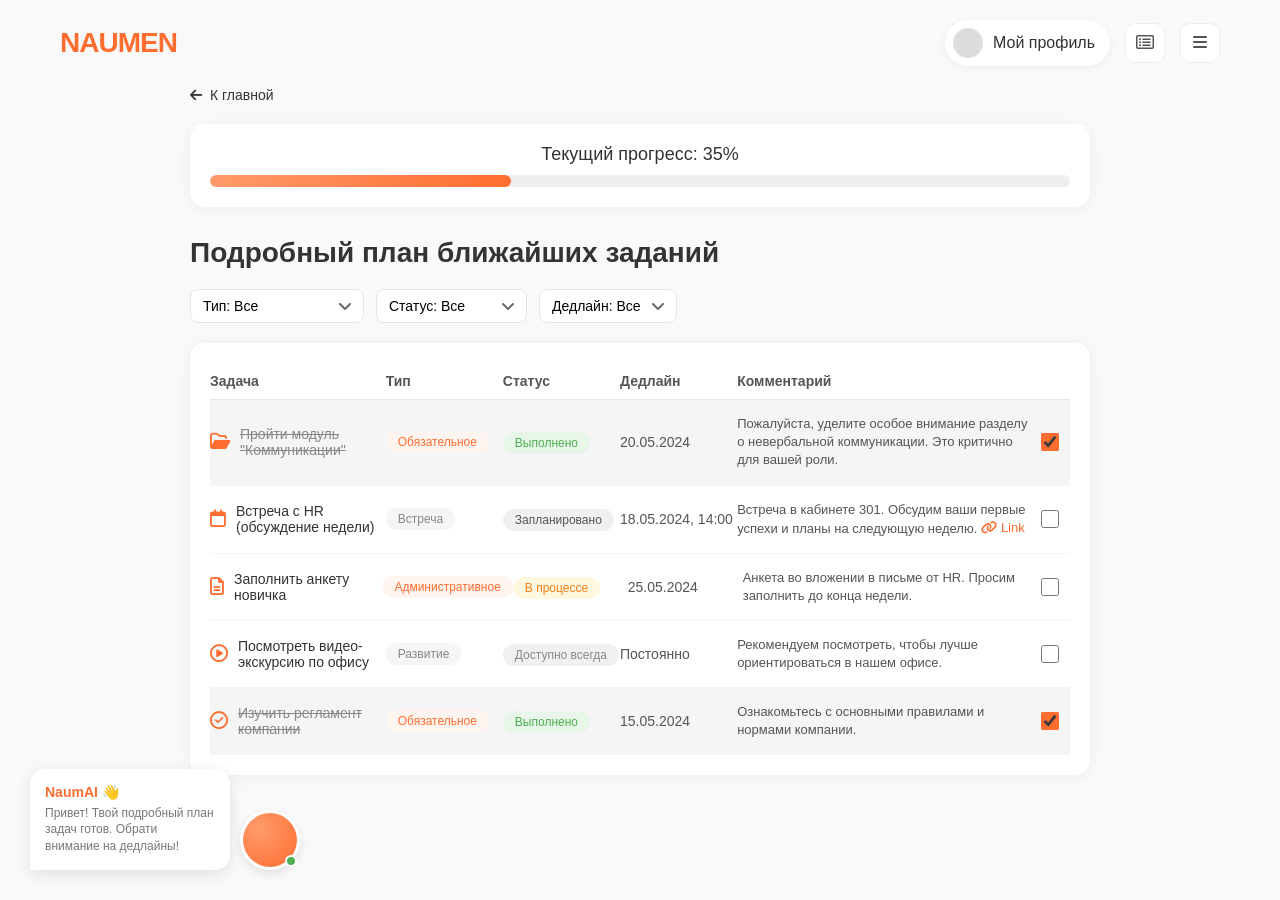
<file: code/forworker/alltasks.html>
<!DOCTYPE html>
<html lang="ru">
<head>
    <meta charset="UTF-8">
    <meta name="viewport" content="width=device-width, initial-scale=1.0">
    <title>Naumen - Подробный план заданий</title>
    <link rel="stylesheet" href="alltasks.css">
    <link rel="stylesheet" href="https://cdnjs.cloudflare.com/ajax/libs/font-awesome/6.4.0/css/all.min.css">
</head>
<body>

    <div class="wrapper">
        <header class="top-bar">
            <div class="logo">NAUMEN</div>
            <div class="top-right">
                <div class="profile-pill" onclick="window.location.href='user.html'" style="cursor: pointer;">
                    <div class="avatar-circle"></div>
                    <span>Мой профиль</span>
                </div>
                <button class="icon-btn"><i class="fa-regular fa-rectangle-list"></i></button>
                <button class="icon-btn" id="menuToggle"><i class="fa-solid fa-bars"></i></button>
            </div>
        </header>

        <div class="overlay" id="overlay"></div>

        <div class="right-sidebar" id="sideMenu">
            <button class="close-menu-btn" id="closeMenu"><i class="fa-solid fa-xmark"></i></button>
            <nav class="sidebar-menu">
                <ul>
                    <li><i class="fa-solid fa-users"></i> Справочник сотрудников</li>
                    <li><i class="fa-solid fa-comment-dots"></i> Чат с NaumAI</li>
                    <li><i class="fa-solid fa-circle-question"></i> Справка</li>
                    <li><i class="fa-solid fa-gear"></i> Настройки сервиса</li>
                </ul>
                <div class="logout-item">
                    <i class="fa-solid fa-arrow-right-from-bracket"></i> Выйти
                </div>
            </nav>
        </div>

        <div class="main-layout">
            <main class="content-area">
                
                <div class="back-link-wrapper">
                    <a href="quest.html" class="back-link"><i class="fa-solid fa-arrow-left"></i> К главной</a>
                </div>

                <!-- Прогресс-бар -->
                <div class="progress-card">
                    <div class="progress-header">Текущий прогресс: 35%</div>
                    <div class="progress-bar-bg">
                        <div class="progress-bar-fill" style="width: 35%;"></div>
                    </div>
                </div>

                <!-- Заголовок -->
                <div class="page-header">
                    <h1>Подробный план ближайших заданий</h1>
                </div>

                <div class="filter-row">
                    <div class="select-wrapper">
                        <select class="filter-select">
                            <option value="all">Тип: Все</option>
                            <option value="obligatory">Обязательное</option>
                            <option value="meeting">Встреча</option>
                            <option value="admin">Административное</option>
                            <option value="development">Развитие</option>
                        </select>
                    </div>
                    <div class="select-wrapper">
                        <select class="filter-select">
                            <option value="all">Статус: Все</option>
                            <option value="not-started">Не начато</option>
                            <option value="planned">Запланировано</option>
                            <option value="in-progress">В процессе</option>
                            <option value="done">Выполнено</option>
                        </select>
                    </div>
                    <div class="select-wrapper">
                        <select class="filter-select">
                            <option value="all">Дедлайн: Все</option>
                            <option value="today">Сегодня</option>
                            <option value="week">Эта неделя</option>
                            <option value="month">Этот месяц</option>
                        </select>
                    </div>
                </div>

                <div class="tasks-table-wrapper">
                    <div class="tasks-table">
                        <div class="table-header-row">
                            <div class="th-task">Задача</div>
                            <div class="th-type">Тип</div>
                            <div class="th-status">Статус</div>
                            <div class="th-deadline">Дедлайн</div>
                            <div class="th-comment">Комментарий</div>
                            <div class="th-check"></div>
                        </div>

                        <div class="table-body">
                            <!-- Строка 1 (Выполнена) -->
                            <div class="table-row done">
                                <div class="td-task">
                                    <i class="fa-regular fa-folder-open task-icon"></i>
                                    <span class="completed-text">Пройти модуль "Коммуникации"</span>
                                </div>
                                <div class="td-type"><span class="badge-orange">Обязательное</span></div>
                                <div class="td-status"><span class="badge-green">Выполнено</span></div>
                                <div class="td-deadline">20.05.2024</div>
                                <div class="td-comment">Пожалуйста, уделите особое внимание разделу о невербальной коммуникации. Это критично для вашей роли.</div>
                                <div class="td-check"><input type="checkbox" class="task-check" checked></div>
                            </div>

                            <!-- Строка 2 -->
                            <div class="table-row">
                                <div class="td-task">
                                    <i class="fa-regular fa-calendar task-icon"></i>
                                    <span>Встреча с HR (обсуждение недели)</span>
                                </div>
                                <div class="td-type"><span class="badge-gray">Встреча</span></div>
                                <div class="td-status"><span class="badge-light">Запланировано</span></div>
                                <div class="td-deadline">18.05.2024, 14:00</div>
                                <div class="td-comment">
                                    Встреча в кабинете 301. Обсудим ваши первые успехи и планы на следующую неделю. 
                                    <a href="#" class="link-attachment"><i class="fa-solid fa-link"></i> Link</a>
                                </div>
                                <div class="td-check"><input type="checkbox" class="task-check"></div>
                            </div>

                            <!-- Строка 3 -->
                            <div class="table-row">
                                <div class="td-task">
                                    <i class="fa-regular fa-file-lines task-icon"></i>
                                    <span>Заполнить анкету новичка</span>
                                </div>
                                <div class="td-type"><span class="badge-orange">Административное</span></div>
                                <div class="td-status"><span class="badge-yellow">В процессе</span></div>
                                <div class="td-deadline">25.05.2024</div>
                                <div class="td-comment">Анкета во вложении в письме от HR. Просим заполнить до конца недели.</div>
                                <div class="td-check"><input type="checkbox" class="task-check"></div>
                            </div>

                            <!-- Строка 4 -->
                            <div class="table-row">
                                <div class="td-task">
                                    <i class="fa-regular fa-circle-play task-icon"></i>
                                    <span>Посмотреть видео-экскурсию по офису</span>
                                </div>
                                <div class="td-type"><span class="badge-gray">Развитие</span></div>
                                <div class="td-status"><span class="badge-gray-light">Доступно всегда</span></div>
                                <div class="td-deadline">Постоянно</div>
                                <div class="td-comment">Рекомендуем посмотреть, чтобы лучше ориентироваться в нашем офисе.</div>
                                <div class="td-check"><input type="checkbox" class="task-check"></div>
                            </div>

                            <!-- Строка 5 (Выполнена) -->
                            <div class="table-row done">
                                <div class="td-task">
                                    <i class="fa-regular fa-circle-check task-icon"></i>
                                    <span class="completed-text">Изучить регламент компании</span>
                                </div>
                                <div class="td-type"><span class="badge-orange">Обязательное</span></div>
                                <div class="td-status"><span class="badge-green">Выполнено</span></div>
                                <div class="td-deadline">15.05.2024</div>
                                <div class="td-comment">Ознакомьтесь с основными правилами и нормами компании.</div>
                                <div class="td-check"><input type="checkbox" class="task-check" checked></div>
                            </div>
                        </div>
                    </div>
                </div>

            </main>
        </div>

        <div class="chat-bot">
            <div class="bot-bubble">
                <h4>NaumAI <span class="wave">👋</span></h4>
                <p>Привет! Твой подробный план задач готов. Обрати внимание на дедлайны!</p>
            </div>
            <div class="bot-avatar">
                <div class="bot-head"></div>
                <div class="bot-status"></div>
            </div>
        </div>
    </div>

    <script>
        const menuToggle = document.getElementById('menuToggle');
        const closeMenu = document.getElementById('closeMenu');
        const sideMenu = document.getElementById('sideMenu');
        const overlay = document.getElementById('overlay');

        function openMenu() {
            sideMenu.classList.add('active');
            overlay.classList.add('active');
        }

        function closeMenuFunc() {
            sideMenu.classList.remove('active');
            overlay.classList.remove('active');
        }

        menuToggle.addEventListener('click', openMenu);
        closeMenu.addEventListener('click', closeMenuFunc);
        overlay.addEventListener('click', closeMenuFunc);
    </script>

</body>
</html>
</file>
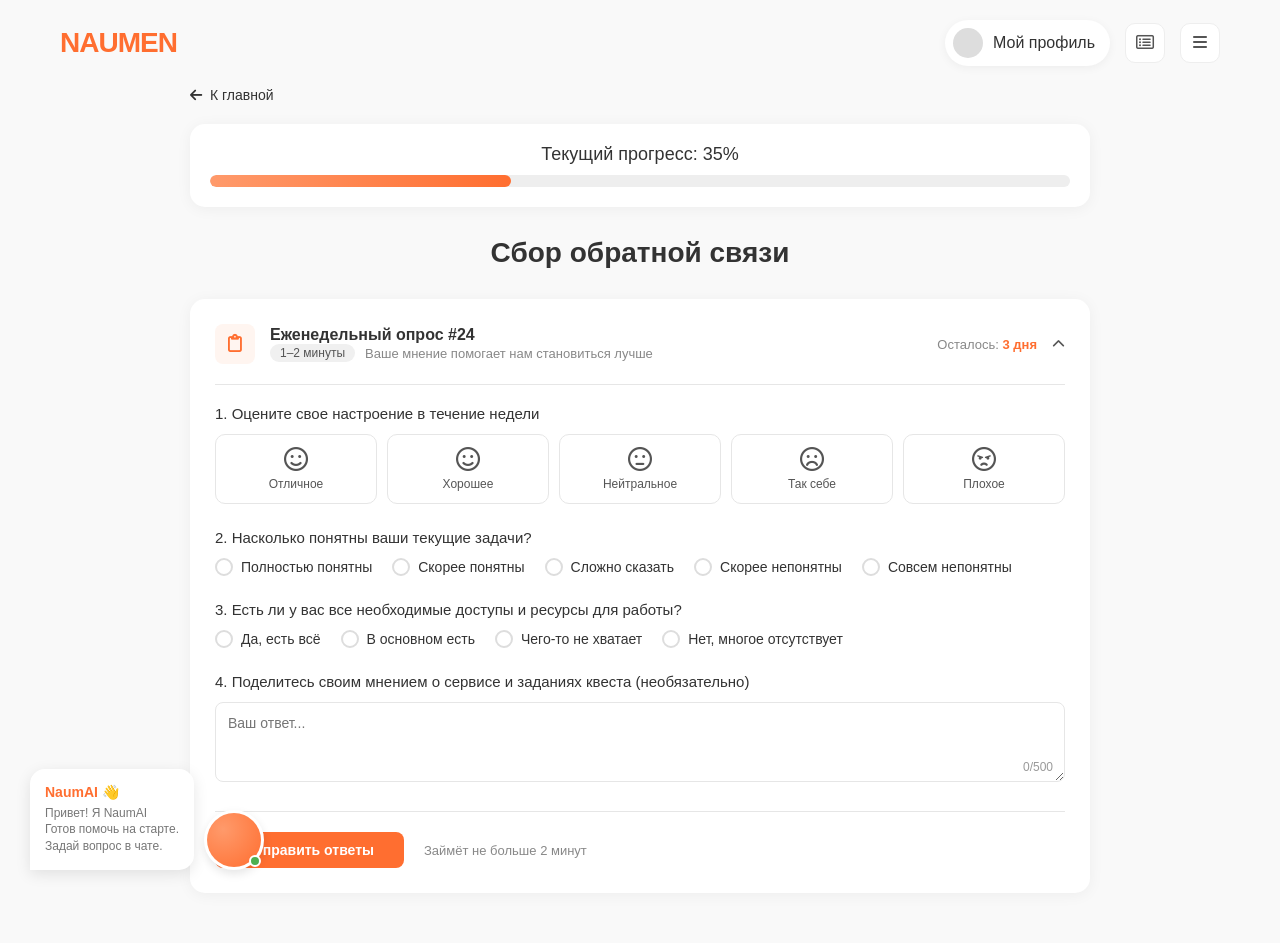
<file: code/forworker/analysts.html>
<!DOCTYPE html>
<html lang="ru">
<head>
    <meta charset="UTF-8">
    <meta name="viewport" content="width=device-width, initial-scale=1.0">
    <title>Naumen - Сбор обратной связи</title>
    <link rel="stylesheet" href="analysts.css">
    <link rel="stylesheet" href="https://cdnjs.cloudflare.com/ajax/libs/font-awesome/6.4.0/css/all.min.css">
</head>
<body>

    <div class="wrapper">
        <header class="top-bar">
            <div class="logo">NAUMEN</div>
            <div class="top-right">
                <div class="profile-pill" onclick="window.location.href='user.html'" style="cursor: pointer;">
                    <div class="avatar-circle"></div>
                    <span>Мой профиль</span>
                </div>
                <button class="icon-btn"><i class="fa-regular fa-rectangle-list"></i></button>
                <button class="icon-btn" id="menuToggle"><i class="fa-solid fa-bars"></i></button>
            </div>
        </header>

        <div class="overlay" id="overlay"></div>

        <div class="right-sidebar" id="sideMenu">
            <button class="close-menu-btn" id="closeMenu"><i class="fa-solid fa-xmark"></i></button>
            <nav class="sidebar-menu">
                <ul>
                    <li><i class="fa-solid fa-users"></i> Справочник сотрудников</li>
                    <li><i class="fa-solid fa-comment-dots"></i> Чат с NaumAI</li>
                    <li><i class="fa-solid fa-circle-question"></i> Справка</li>
                    <li><i class="fa-solid fa-gear"></i> Настройки сервиса</li>
                </ul>
                <div class="logout-item">
                    <i class="fa-solid fa-arrow-right-from-bracket"></i> Выйти
                </div>
            </nav>
        </div>

        <div class="main-layout">
            <main class="content-area">
                
                <div class="back-link-wrapper">
                    <a href="quest.html" class="back-link"><i class="fa-solid fa-arrow-left"></i> К главной</a>
                </div>

                <div class="progress-card">
                    <div class="progress-header">Текущий прогресс: 35%</div>
                    <div class="progress-bar-bg">
                        <div class="progress-bar-fill" style="width: 35%;"></div>
                    </div>
                </div>

                <div class="page-header">
                    <h1>Сбор обратной связи</h1>
                </div>

                <div class="survey-card">
                    <div class="survey-header">
                        <div class="survey-header-left">
                            <div class="survey-icon"><i class="fa-regular fa-clipboard"></i></div>
                            <div class="survey-info">
                                <div class="survey-title">Еженедельный опрос #24</div>
                                <div class="survey-meta">
                                    <span class="badge-light">1–2 минуты</span>
                                    <span class="survey-desc">Ваше мнение помогает нам становиться лучше</span>
                                </div>
                            </div>
                        </div>
                        <div class="survey-header-right">
                            <span class="survey-deadline">Осталось: <span class="highlight">3 дня</span></span>
                            <i class="fa-solid fa-chevron-up"></i>
                        </div>
                    </div>

                    <div class="question-block">
                        <div class="question-title">1. Оцените свое настроение в течение недели</div>
                        <div class="mood-selector">
                            <div class="mood-option" onclick="selectMood(this)">
                                <i class="fa-regular fa-face-smile"></i>
                                <span>Отличное</span>
                            </div>
                            <div class="mood-option" onclick="selectMood(this)">
                                <i class="fa-regular fa-face-smile"></i>
                                <span>Хорошее</span>
                            </div>
                            <div class="mood-option" onclick="selectMood(this)">
                                <i class="fa-regular fa-face-meh"></i>
                                <span>Нейтральное</span>
                            </div>
                            <div class="mood-option" onclick="selectMood(this)">
                                <i class="fa-regular fa-face-frown"></i>
                                <span>Так себе</span>
                            </div>
                            <div class="mood-option" onclick="selectMood(this)">
                                <i class="fa-regular fa-face-angry"></i>
                                <span>Плохое</span>
                            </div>
                        </div>
                    </div>

                    <div class="question-block">
                        <div class="question-title">2. Насколько понятны ваши текущие задачи?</div>
                        <div class="radio-group">
                            <label class="radio-option" onclick="selectRadio(this)">
                                <input type="radio" name="clarity">
                                <span class="radio-custom"></span>
                                <span class="radio-label">Полностью понятны</span>
                            </label>
                            <label class="radio-option" onclick="selectRadio(this)">
                                <input type="radio" name="clarity">
                                <span class="radio-custom"></span>
                                <span class="radio-label">Скорее понятны</span>
                            </label>
                            <label class="radio-option" onclick="selectRadio(this)">
                                <input type="radio" name="clarity">
                                <span class="radio-custom"></span>
                                <span class="radio-label">Сложно сказать</span>
                            </label>
                            <label class="radio-option" onclick="selectRadio(this)">
                                <input type="radio" name="clarity">
                                <span class="radio-custom"></span>
                                <span class="radio-label">Скорее непонятны</span>
                            </label>
                            <label class="radio-option" onclick="selectRadio(this)">
                                <input type="radio" name="clarity">
                                <span class="radio-custom"></span>
                                <span class="radio-label">Совсем непонятны</span>
                            </label>
                        </div>
                    </div>

                    <div class="question-block">
                        <div class="question-title">3. Есть ли у вас все необходимые доступы и ресурсы для работы?</div>
                        <div class="radio-group">
                            <label class="radio-option" onclick="selectRadio(this)">
                                <input type="radio" name="access">
                                <span class="radio-custom"></span>
                                <span class="radio-label">Да, есть всё</span>
                            </label>
                            <label class="radio-option" onclick="selectRadio(this)">
                                <input type="radio" name="access">
                                <span class="radio-custom"></span>
                                <span class="radio-label">В основном есть</span>
                            </label>
                            <label class="radio-option" onclick="selectRadio(this)">
                                <input type="radio" name="access">
                                <span class="radio-custom"></span>
                                <span class="radio-label">Чего-то не хватает</span>
                            </label>
                            <label class="radio-option" onclick="selectRadio(this)">
                                <input type="radio" name="access">
                                <span class="radio-custom"></span>
                                <span class="radio-label">Нет, многое отсутствует</span>
                            </label>
                        </div>
                    </div>

                    <div class="question-block last">
                        <div class="question-title">4. Поделитесь своим мнением о сервисе и заданиях квеста (необязательно)</div>
                        <div class="textarea-wrapper">
                            <textarea placeholder="Ваш ответ..."></textarea>
                            <span class="char-counter">0/500</span>
                        </div>
                    </div>

                    <div class="survey-footer">
                        <button class="btn-submit">Отправить ответы</button>
                        <span class="survey-time">Займёт не больше 2 минут</span>
                    </div>
                </div>

            </main>
        </div>

        <div class="chat-bot">
            <div class="bot-bubble">
                <h4>NaumAI <span class="wave">👋</span></h4>
                <p>Привет! Я NaumAI<br>Готов помочь на старте.<br>Задай вопрос в чате.</p>
            </div>
            <div class="bot-avatar">
                <div class="bot-head"></div>
                <div class="bot-status"></div>
            </div>
        </div>
    </div>

    <script>
        const menuToggle = document.getElementById('menuToggle');
        const closeMenu = document.getElementById('closeMenu');
        const sideMenu = document.getElementById('sideMenu');
        const overlay = document.getElementById('overlay');

        function openMenu() {
            sideMenu.classList.add('active');
            overlay.classList.add('active');
        }

        function closeMenuFunc() {
            sideMenu.classList.remove('active');
            overlay.classList.remove('active');
        }

        menuToggle.addEventListener('click', openMenu);
        closeMenu.addEventListener('click', closeMenuFunc);
        overlay.addEventListener('click', closeMenuFunc);

  
        function selectMood(element) {
            document.querySelectorAll('.mood-option').forEach(opt => {
                opt.classList.remove('selected');
            });
            element.classList.add('selected');
        }

        function selectRadio(element) {
            const parent = element.closest('.radio-group');
            parent.querySelectorAll('.radio-option').forEach(opt => {
                opt.classList.remove('selected');
            });
            element.classList.add('selected');
            element.querySelector('input[type="radio"]').checked = true;
        }
    </script>

</body>
</html>
</file>
<file: code/index.css>
* {
    box-sizing: border-box;
    margin: 0;
    padding: 0;
}

body {
    font-family: 'Segoe UI', Tahoma, Geneva, Verdana, sans-serif;
    background-color: #e6e6e6;
    display: flex;
    justify-content: center;
    align-items: center;
    min-height: 100vh;
}

.login-card {
    background-color: #ffffff;
    width: 100%;
    max-width: 400px;
    padding: 40px 30px;
    border-radius: 12px;
    box-shadow: 0 4px 20px rgba(0, 0, 0, 0.08); 
}
.login-card h1 {
    color: #ff7043;
    font-size: 28px;
    font-weight: 600;
    text-align: center;
    margin-bottom: 30px;
}

.input-group {
    margin-bottom: 20px;
}

.input-group label {
    display: block;
    color: #4a4a4a;
    font-weight: 600;
    font-size: 16px;
    margin-bottom: 8px;
}

.input-group input {
    width: 100%;
    padding: 12px 15px;
    border: 1px solid #dcdcdc;
    border-radius: 6px;
    font-size: 15px;
    color: #333;
    outline: none;
    transition: border-color 0.3s;
}

.input-group input::placeholder {
    color: #999;
}

.input-group input:focus {
    border-color: #ff7043; 
}

.submit-btn {
    width: 100%;
    padding: 14px;
    background-color: #ff7043;
    color: white;
    border: none;
    border-radius: 6px;
    font-size: 18px;
    font-weight: 600;
    cursor: pointer;
    margin-top: 10px;
    box-shadow: 0 4px 6px rgba(255, 112, 67, 0.2);
    transition: background-color 0.3s, transform 0.1s;
}

.submit-btn:hover {
    background-color: #f96332;
}

.submit-btn:active {
    transform: scale(0.98);
}

.footer-text {
    margin-top: 25px;
    font-size: 12px;
    color: #5f6368;
    text-align: center;
    line-height: 1.5;
}
</file>
<file: code/guide.css>
:root {
    --orange: #ff6e30;
    --light-orange-bg: #fff5f0;
    --gray: #e0e0e0;
    --dark-text: #333;
    --light-text: #777;
    --border-color: #e6e6e6;
}

* {
    box-sizing: border-box;
    margin: 0;
    padding: 0;
}

body {
    font-family: 'Segoe UI', sans-serif;
    background-color: #f9f9f9;
    color: #333;
}

.wrapper {
    max-width: 1200px;
    margin: 0 auto;
    padding: 20px;
    position: relative;
}

.top-bar {
    display: flex;
    justify-content: space-between;
    align-items: center;
    margin-bottom: 20px;
    position: relative;
    z-index: 10;
}

.logo {
    font-size: 28px;
    font-weight: 800;
    color: var(--orange);
    letter-spacing: -1px;
}

.top-right {
    display: flex;
    align-items: center;
    gap: 15px;
}

.profile-pill {
    display: flex;
    align-items: center;
    background: white;
    padding: 8px 15px 8px 8px;
    border-radius: 30px;
    box-shadow: 0 2px 10px rgba(0,0,0,0.05);
}

.avatar-circle {
    width: 30px;
    height: 30px;
    background-color: #ddd;
    border-radius: 50%;
    margin-right: 10px;
}

.icon-btn {
    background: white;
    border: 1px solid #eee;
    border-radius: 10px;
    width: 40px;
    height: 40px;
    cursor: pointer;
    font-size: 16px;
    color: #555;
}

.overlay {
    display: none;
    position: fixed;
    top: 0;
    left: 0;
    width: 100%;
    height: 100%;
    background: rgba(0,0,0,0.4);
    z-index: 100;
}

.overlay.active {
    display: block;
}

.back-link {
    color: #333;
    text-decoration: none;
    font-size: 14px;
    display: inline-flex;
    align-items: center;
    gap: 8px;
}

.right-sidebar {
    position: fixed;
    top: 0;
    right: -320px;
    width: 280px;
    height: 100%;
    background: white;
    padding: 30px 20px;
    box-shadow: -5px 0 15px rgba(0,0,0,0.1);
    transition: right 0.3s ease;
    z-index: 200;
    display: flex;
    flex-direction: column;
}

.right-sidebar.active {
    right: 0;
}

.close-menu-btn {
    position: absolute;
    top: 20px;
    right: 20px;
    background: none;
    border: none;
    font-size: 24px;
    cursor: pointer;
    color: #555;
}

.sidebar-menu ul {
    list-style: none;
    margin-top: 40px;
}

.sidebar-menu li {
    padding: 15px 0;
    display: flex;
    align-items: center;
    gap: 12px;
    font-size: 15px;
    color: #333;
    cursor: pointer;
}

.sidebar-menu li i {
    width: 20px;
    text-align: center;
    color: #555;
}

.logout-item {
    margin-top: auto;
    padding-top: 20px;
    border-top: 1px solid #f0f0f0;
    display: flex;
    align-items: center;
    gap: 12px;
    cursor: pointer;
    color: #555;
}

.main-layout {
    display: flex;
    justify-content: center;
}

.content-area {
    width: 100%;
    max-width: 900px;
}

.page-title {
    text-align: center;
    font-size: 28px;
    font-weight: 700;
    margin-bottom: 25px;
}

.search-wrapper {
    position: relative;
    background: white;
    border-radius: 12px;
    box-shadow: 0 2px 10px rgba(0,0,0,0.05);
    margin-bottom: 20px;
}

.search-icon {
    position: absolute;
    left: 15px;
    top: 50%;
    transform: translateY(-50%);
    color: #999;
}

.search-input {
    width: 100%;
    padding: 14px 14px 14px 45px;
    border: 1px solid var(--border-color);
    border-radius: 12px;
    font-size: 15px;
    outline: none;
    background: transparent;
}

.search-input:focus {
    border-color: var(--orange);
}

.filter-row {
    display: flex;
    gap: 12px;
    margin-bottom: 25px;
    flex-wrap: wrap;
}

.filter-select {
    padding: 8px 35px 8px 12px;
    border: 1px solid var(--border-color);
    border-radius: 8px;
    font-size: 14px;
    appearance: none;
    background: white;
    min-width: 120px;
    cursor: pointer;
    outline: none;
}

.filter-select:focus {
    border-color: var(--orange);
}

.select-wrapper {
    position: relative;
}

.select-wrapper::after {
    content: '\f107';
    font-family: 'Font Awesome 6 Free';
    font-weight: 900;
    position: absolute;
    right: 12px;
    top: 50%;
    transform: translateY(-50%);
    color: #666;
    pointer-events: none;
}

.btn-reset {
    padding: 8px 20px;
    background: white;
    border: 1px solid #ccc;
    border-radius: 8px;
    color: #666;
    font-size: 14px;
    cursor: pointer;
    transition: all 0.3s;
}

.btn-reset:hover {
    border-color: var(--orange);
    color: var(--orange);
    background: #fff5f0;
}

.employee-list-container {
    display: flex;
    flex-direction: column;
    gap: 12px;
}

.employee-card {
    background: white;
    border-radius: 12px;
    padding: 15px 20px;
    box-shadow: 0 2px 10px rgba(0,0,0,0.05);
    display: flex;
    justify-content: space-between;
    align-items: center;
    transition: transform 0.2s;
}

.employee-card:hover {
    transform: translateY(-2px);
    box-shadow: 0 4px 15px rgba(0,0,0,0.08);
}

.emp-card-left {
    display: flex;
    align-items: center;
    gap: 15px;
}

.emp-avatar-placeholder {
    width: 48px;
    height: 48px;
    background-color: #ddd;
    border-radius: 50%;
    display: flex;
    align-items: center;
    justify-content: center;
    font-size: 14px;
    font-weight: 600;
    color: #555;
    flex-shrink: 0;
}

.emp-details {
    display: flex;
    flex-direction: column;
}

.emp-name {
    font-size: 16px;
    font-weight: 600;
    color: #333;
}

.emp-role {
    font-size: 14px;
    color: var(--orange);
    font-weight: 500;
}

.emp-dept {
    font-size: 13px;
    color: #888;
}

.emp-card-right {
    display: flex;
    align-items: center;
    gap: 25px;
}

.emp-info-item {
    display: flex;
    align-items: center;
    gap: 6px;
    font-size: 13px;
    color: #555;
}

.emp-info-item i {
    color: #999;
    font-size: 14px;
}

.emp-actions {
    display: flex;
    gap: 8px;
}

.action-btn-circle {
    width: 36px;
    height: 36px;
    border-radius: 50%;
    border: 1px solid var(--border-color);
    background: white;
    color: var(--orange);
    cursor: pointer;
    display: flex;
    align-items: center;
    justify-content: center;
    transition: background 0.3s;
}

.action-btn-circle:hover {
    background: #fff5f0;
}

.pagination-wrapper {
    display: flex;
    justify-content: flex-end;
    align-items: center;
    gap: 15px;
    margin-top: 20px;
}

.pagination-text {
    font-size: 14px;
    color: #666;
}

.pagination-arrow {
    width: 36px;
    height: 36px;
    border-radius: 50%;
    background: var(--orange);
    border: none;
    color: white;
    font-size: 16px;
    cursor: pointer;
    display: flex;
    align-items: center;
    justify-content: center;
    transition: background 0.3s;
}

.pagination-arrow:hover {
    background: #e65a20;
}

.chat-bot {
    position: fixed;
    bottom: 30px;
    left: 30px;
    display: flex;
    align-items: flex-end;
    gap: 10px;
    z-index: 50;
}

.bot-bubble {
    background: white;
    padding: 15px;
    border-radius: 15px 15px 15px 0;
    box-shadow: 0 4px 15px rgba(0,0,0,0.1);
    max-width: 200px;
    position: relative;
}

.bot-bubble h4 { font-size: 14px; margin-bottom: 5px; color: var(--orange); font-weight: 700; }
.bot-bubble p { font-size: 12px; color: #777; line-height: 1.4; }

.bot-avatar {
    width: 60px;
    height: 60px;
    background: white;
    border-radius: 50%;
    position: relative;
    box-shadow: 0 4px 10px rgba(0,0,0,0.1);
    border: 3px solid white;
}

.bot-head {
    width: 100%;
    height: 100%;
    background: radial-gradient(circle at 30% 30%, #ff9a6b, var(--orange));
    border-radius: 50%;
}

.bot-status {
    width: 12px;
    height: 12px;
    background: #4caf50;
    border-radius: 50%;
    position: absolute;
    bottom: 0;
    right: 0;
    border: 2px solid white;
}
</file>
<file: forsupervisor/quest2.css>
:root {
    --orange: #ff6e30;
    --light-orange-bg: #fff5f0; 
    --gray: #e0e0e0;
    --dark-text: #333;
    --light-text: #777;
    --border-color: #eee;
}

* {
    box-sizing: border-box;
    margin: 0;
    padding: 0;
}

body {
    font-family: 'Segoe UI', sans-serif;
    background-color: #f9f9f9;
    color: #333;
}

.wrapper {
    max-width: 1200px;
    margin: 0 auto;
    padding: 20px;
    position: relative;
}

.top-bar {
    display: flex;
    justify-content: space-between;
    align-items: center;
    margin-bottom: 30px;
    position: relative;
    z-index: 10;
}

.logo {
    font-size: 28px;
    font-weight: 800;
    color: var(--orange);
    letter-spacing: -1px;
}

.top-right {
    display: flex;
    align-items: center;
    gap: 15px;
}

.profile-pill {
    display: flex;
    align-items: center;
    background: white;
    padding: 8px 15px 8px 8px;
    border-radius: 30px;
    box-shadow: 0 2px 10px rgba(0,0,0,0.05);
}

.avatar-circle {
    width: 30px;
    height: 30px;
    background-color: #ddd;
    border-radius: 50%;
    margin-right: 10px;
}

.icon-btn {
    background: white;
    border: 1px solid #eee;
    border-radius: 10px;
    width: 40px;
    height: 40px;
    cursor: pointer;
    font-size: 16px;
    color: #555;
}

.overlay {
    display: none;
    position: fixed;
    top: 0;
    left: 0;
    width: 100%;
    height: 100%;
    background: rgba(0,0,0,0.4);
    z-index: 100;
}

.overlay.active {
    display: block;
}

.right-sidebar {
    position: fixed;
    top: 0;
    right: -320px;
    width: 280px;
    height: 100%;
    background: white;
    padding: 30px 20px;
    box-shadow: -5px 0 15px rgba(0,0,0,0.1);
    transition: right 0.3s ease;
    z-index: 200;
    display: flex;
    flex-direction: column;
}

.right-sidebar.active {
    right: 0;
}

.close-menu-btn {
    position: absolute;
    top: 20px;
    right: 20px;
    background: none;
    border: none;
    font-size: 24px;
    cursor: pointer;
    color: #555;
}

.sidebar-menu ul {
    list-style: none;
    margin-top: 40px;
}

.sidebar-menu li {
    padding: 15px 0;
    display: flex;
    align-items: center;
    gap: 12px;
    font-size: 15px;
    color: #333;
    cursor: pointer;
}

.sidebar-menu li i {
    width: 20px;
    text-align: center;
    color: #555;
}

.logout-item {
    margin-top: auto;
    padding-top: 20px;
    border-top: 1px solid #f0f0f0;
    display: flex;
    align-items: center;
    gap: 12px;
    cursor: pointer;
    color: #555;
}

.main-layout {
    display: flex;
    justify-content: center;
}

.content-area {
    width: 100%;
    max-width: 900px;
}

.page-header {
    margin-bottom: 30px;
}

.page-header h1 {
    font-size: 26px;
    font-weight: 700;
    margin-bottom: 5px;
}

.page-header p {
    color: var(--light-text);
    font-size: 15px;
}

.menu-grid {
    display: grid;
    grid-template-columns: repeat(2, 1fr); 
    gap: 20px;
}

.menu-card {
    background: white;
    padding: 25px;
    border-radius: 15px;
    box-shadow: 0 2px 15px rgba(0,0,0,0.05);
    display: flex;
    align-items: center;
    gap: 20px;
    cursor: pointer;
    transition: transform 0.2s, box-shadow 0.2s;
}

.menu-card:hover {
    transform: translateY(-3px);
    box-shadow: 0 4px 20px rgba(0,0,0,0.08);
}


.card-icon-wrapper {
    width: 60px;
    height: 60px;
    background-color: var(--light-orange-bg);
    border-radius: 15px;
    display: flex;
    justify-content: center;
    align-items: center;
    flex-shrink: 0;
}

.card-icon {
    font-size: 28px;
    color: var(--orange);
}

.card-content {
    flex: 1;
}

.card-content h3 {
    font-size: 16px;
    font-weight: 700;
    margin-bottom: 6px;
}

.card-content p {
    font-size: 13px;
    color: var(--light-text);
    line-height: 1.4;
}

.card-arrow {
    color: var(--orange);
    font-size: 20px;
    flex-shrink: 0;
}


.chat-bot {
    position: fixed;
    bottom: 30px;
    left: 30px;
    display: flex;
    align-items: flex-end;
    gap: 10px;
    z-index: 50;
}

.bot-bubble {
    background: white;
    padding: 15px;
    border-radius: 15px 15px 15px 0;
    box-shadow: 0 4px 15px rgba(0,0,0,0.1);
    max-width: 200px;
    position: relative;
}

.bot-bubble h4 { font-size: 14px; margin-bottom: 5px; color: var(--orange); font-weight: 700;}
.bot-bubble p { font-size: 12px; color: #777; line-height: 1.4; }

.bot-avatar {
    width: 60px;
    height: 60px;
    background: white;
    border-radius: 50%;
    position: relative;
    box-shadow: 0 4px 10px rgba(0,0,0,0.1);
    border: 3px solid white;
}

.bot-head {
    width: 100%;
    height: 100%;
    background: radial-gradient(circle at 30% 30%, #ff9a6b, var(--orange));
    border-radius: 50%;
}

.bot-status {
    width: 12px;
    height: 12px;
    background: #4caf50;
    border-radius: 50%;
    position: absolute;
    bottom: 0;
    right: 0;
    border: 2px solid white;
}
</file>
<file: code/forsupervisor/alltasks.css>
:root {
    --orange: #ff6e30;
    --light-orange: #ff9a6b;
    --green: #4caf50;
    --light-green: #c8e6c9;
    --red: #ef5350;
    --gray: #e0e0e0;
    --dark-text: #333;
    --light-text: #777;
    --border-color: #e6e6e6;
}

* {
    box-sizing: border-box;
    margin: 0;
    padding: 0;
}

body {
    font-family: 'Segoe UI', sans-serif;
    background-color: #f9f9f9;
    color: #333;
}

.wrapper {
    max-width: 1400px;
    margin: 0 auto;
    padding: 20px;
    position: relative;
}

.top-bar {
    display: flex;
    justify-content: space-between;
    align-items: center;
    margin-bottom: 20px;
    position: relative;
    z-index: 10;
}

.logo {
    font-size: 28px;
    font-weight: 800;
    color: var(--orange);
    letter-spacing: -1px;
}

.top-right {
    display: flex;
    align-items: center;
    gap: 15px;
}

.profile-pill {
    display: flex;
    align-items: center;
    background: white;
    padding: 8px 15px 8px 8px;
    border-radius: 30px;
    box-shadow: 0 2px 10px rgba(0,0,0,0.05);
}

.avatar-circle {
    width: 30px;
    height: 30px;
    background-color: #ddd;
    border-radius: 50%;
    margin-right: 10px;
}

.icon-btn {
    background: white;
    border: 1px solid #eee;
    border-radius: 10px;
    width: 40px;
    height: 40px;
    cursor: pointer;
    font-size: 16px;
    color: #555;
}

.overlay {
    display: none;
    position: fixed;
    top: 0;
    left: 0;
    width: 100%;
    height: 100%;
    background: rgba(0,0,0,0.4);
    z-index: 100;
}

.overlay.active {
    display: block;
}

.right-sidebar {
    position: fixed;
    top: 0;
    right: -320px;
    width: 280px;
    height: 100%;
    background: white;
    padding: 30px 20px;
    box-shadow: -5px 0 15px rgba(0,0,0,0.1);
    transition: right 0.3s ease;
    z-index: 200;
    display: flex;
    flex-direction: column;
}

.right-sidebar.active {
    right: 0;
}

.close-menu-btn {
    position: absolute;
    top: 20px;
    right: 20px;
    background: none;
    border: none;
    font-size: 24px;
    cursor: pointer;
    color: #555;
}

.sidebar-menu ul {
    list-style: none;
    margin-top: 40px;
}

.sidebar-menu li {
    padding: 15px 0;
    display: flex;
    align-items: center;
    gap: 12px;
    font-size: 15px;
    color: #333;
    cursor: pointer;
}

.sidebar-menu li i {
    width: 20px;
    text-align: center;
    color: #555;
}

.logout-item {
    margin-top: auto;
    padding-top: 20px;
    border-top: 1px solid #f0f0f0;
    display: flex;
    align-items: center;
    gap: 12px;
    cursor: pointer;
    color: #555;
}

.main-layout {
    display: flex;
    justify-content: center;
}

.content-area {
    width: 100%;
    max-width: 1200px;
}

.back-link-wrapper {
    margin-bottom: 15px;
}

.back-link {
    color: #333;
    text-decoration: none;
    font-size: 14px;
    display: inline-flex;
    align-items: center;
    gap: 8px;
}

.page-header {
    margin-bottom: 25px;
}

.page-header h1 {
    font-size: 28px;
    font-weight: 700;
    margin-bottom: 5px;
}

.subtitle {
    color: var(--light-text);
    font-size: 15px;
}

.content-with-sidebar {
    display: grid;
    grid-template-columns: 280px 1fr;
    gap: 30px;
}

.filters-column {
    background: white;
    padding: 20px;
    border-radius: 12px;
    box-shadow: 0 2px 10px rgba(0,0,0,0.05);
    height: fit-content;
}

.filters-header {
    display: flex;
    justify-content: space-between;
    align-items: center;
    margin-bottom: 20px;
}

.filters-header h3 {
    font-size: 18px;
    font-weight: 600;
}

.reset-link {
    color: var(--orange);
    text-decoration: none;
    font-size: 14px;
    font-weight: 500;
}

.filter-group {
    margin-bottom: 18px;
}

.filter-group label {
    display: block;
    font-size: 14px;
    font-weight: 500;
    margin-bottom: 6px;
    color: #333;
}

.search-input-wrapper {
    position: relative;
}

.search-input-wrapper .search-icon {
    position: absolute;
    left: 12px;
    top: 50%;
    transform: translateY(-50%);
    color: #999;
}

.filter-input {
    width: 100%;
    padding: 10px 10px 10px 35px;
    border: 1px solid var(--border-color);
    border-radius: 8px;
    font-size: 14px;
    outline: none;
}

.filter-input:focus {
    border-color: var(--orange);
}

.filter-select {
    width: 100%;
    padding: 10px 12px;
    border: 1px solid var(--border-color);
    border-radius: 8px;
    font-size: 14px;
    appearance: none;
    background: white;
    cursor: pointer;
    outline: none;
}

.filter-select:focus {
    border-color: var(--orange);
}

.select-wrapper {
    position: relative;
}

.select-wrapper::after {
    content: '\f107';
    font-family: 'Font Awesome 6 Free';
    font-weight: 900;
    position: absolute;
    right: 12px;
    top: 50%;
    transform: translateY(-50%);
    color: #666;
    pointer-events: none;
}

.input-with-icon {
    position: relative;
}

.input-with-icon .filter-input {
    padding-right: 0;
}

.input-with-icon .filter-input.date-input {
    padding: 10px 12px;
}

.btn-apply {
    width: 100%;
    padding: 10px;
    background: var(--orange);
    border: none;
    border-radius: 8px;
    color: white;
    font-size: 14px;
    font-weight: 600;
    cursor: pointer;
    margin-top: 10px;
}

.btn-apply:hover {
    background: #e65a20;
}

.btn-export {
    width: 100%;
    padding: 10px;
    background: white;
    border: 1px solid var(--border-color);
    border-radius: 8px;
    color: #333;
    font-size: 14px;
    cursor: pointer;
    margin-top: 10px;
    display: flex;
    align-items: center;
    justify-content: center;
    gap: 8px;
}

.btn-export:hover {
    background: #fafafa;
}

.table-column {
    background: white;
    border-radius: 12px;
    box-shadow: 0 2px 10px rgba(0,0,0,0.05);
    padding: 0;
    overflow: hidden;
}

.table-top-bar {
    display: flex;
    align-items: center;
    padding: 15px 20px;
    border-bottom: 1px solid var(--border-color);
    gap: 20px;
}

.table-title {
    display: flex;
    align-items: center;
    gap: 10px;
}

.title-text {
    font-size: 18px;
    font-weight: 600;
}

.count-badge {
    background: #f0f0f0;
    padding: 2px 10px;
    border-radius: 12px;
    font-size: 13px;
    color: #555;
}

.table-tabs {
    display: flex;
    gap: 20px;
}

.tab {
    font-size: 14px;
    color: #888;
    cursor: pointer;
    padding-bottom: 5px;
    position: relative;
}

.tab.active {
    color: var(--orange);
    font-weight: 500;
}

.tab.active::after {
    content: '';
    position: absolute;
    bottom: -16px;
    left: 0;
    width: 100%;
    height: 2px;
    background: var(--orange);
}

.table-sort {
    margin-left: auto;
    display: flex;
    align-items: center;
    gap: 8px;
    font-size: 13px;
    color: #888;
}

.table-sort .select-wrapper.small {
    min-width: 120px;
}

.table-header {
    display: grid;
    grid-template-columns: 40px 2fr 1fr 1.2fr 1fr 0.8fr;
    padding: 12px 20px;
    background: #fafafa;
    border-bottom: 1px solid var(--border-color);
    font-size: 13px;
    font-weight: 600;
    color: #555;
}

.table-body {
    display: flex;
    flex-direction: column;
}

.table-row {
    display: grid;
    grid-template-columns: 40px 2fr 1fr 1.2fr 1fr 0.8fr;
    padding: 12px 20px;
    border-bottom: 1px solid #f5f5f5;
    align-items: center;
    font-size: 14px;
}

.table-row:last-child {
    border-bottom: none;
}

.table-row:hover {
    background: #fafafa;
}

.td-check {
    display: flex;
    align-items: center;
}

.table-checkbox {
    width: 16px;
    height: 16px;
    accent-color: var(--orange);
    cursor: pointer;
}

.td {
    display: flex;
    align-items: center;
}

.td.task {
    flex-direction: column;
    align-items: flex-start;
    gap: 4px;
}

.task-title {
    font-weight: 500;
    color: #333;
}

.task-desc {
    font-size: 13px;
    color: #888;
}

.task-comments {
    font-size: 12px;
    color: #3b82f6;
    cursor: pointer;
}

.task-comments i {
    margin-right: 4px;
}

.td.employee {
    gap: 12px;
}

.emp-avatar-placeholder {
    width: 36px;
    height: 36px;
    background-color: #ddd;
    border-radius: 50%;
    display: flex;
    align-items: center;
    justify-content: center;
    font-size: 13px;
    font-weight: 600;
    color: #555;
    flex-shrink: 0;
}

.emp-info {
    display: flex;
    flex-direction: column;
}

.emp-name {
    font-weight: 500;
    color: #333;
}

.emp-role {
    font-size: 12px;
    color: #999;
}

.td.date {
    flex-direction: column;
    align-items: flex-start;
    gap: 2px;
}

.date-main {
    font-size: 14px;
    color: #333;
}

.date-sub {
    font-size: 12px;
    color: #888;
}

.date-sub.red {
    color: var(--red);
}

.status-badge {
    padding: 4px 12px;
    border-radius: 12px;
    font-size: 12px;
    font-weight: 500;
}

.status-badge.orange {
    background: #fff5f0;
    color: var(--orange);
}

.status-badge.green {
    background: #e8f5e9;
    color: var(--green);
}

.status-badge.gray {
    background: #f5f5f5;
    color: #888;
}

.status-badge.red {
    background: #ffebee;
    color: var(--red);
}

.pagination-wrapper {
    display: flex;
    justify-content: space-between;
    align-items: center;
    padding: 15px 20px;
    border-top: 1px solid var(--border-color);
    font-size: 13px;
    color: #888;
}

.pagination-controls {
    display: flex;
    gap: 5px;
}

.page-btn.arrow-only {
    width: 36px;
    height: 36px;
    border-radius: 50%;
    background: var(--orange);
    border: none;
    color: white;
    font-size: 16px;
    cursor: pointer;
    display: flex;
    align-items: center;
    justify-content: center;
    transition: background 0.3s;
}

.page-btn.arrow-only:hover {
    background: #e65a20;
}

.chat-bot {
    position: fixed;
    bottom: 30px;
    left: 30px;
    display: flex;
    align-items: flex-end;
    gap: 10px;
    z-index: 50;
}

.bot-bubble {
    background: white;
    padding: 15px;
    border-radius: 15px 15px 15px 0;
    box-shadow: 0 4px 15px rgba(0,0,0,0.1);
    max-width: 200px;
    position: relative;
}

.bot-bubble h4 { font-size: 14px; margin-bottom: 5px; color: var(--orange); font-weight: 700; }
.bot-bubble p { font-size: 12px; color: #777; line-height: 1.4; }

.bot-avatar {
    width: 60px;
    height: 60px;
    background: white;
    border-radius: 50%;
    position: relative;
    box-shadow: 0 4px 10px rgba(0,0,0,0.1);
    border: 3px solid white;
}

.bot-head {
    width: 100%;
    height: 100%;
    background: radial-gradient(circle at 30% 30%, #ff9a6b, var(--orange));
    border-radius: 50%;
}

.bot-status {
    width: 12px;
    height: 12px;
    background: #4caf50;
    border-radius: 50%;
    position: absolute;
    bottom: 0;
    right: 0;
    border: 2px solid white;
}
</file>
<file: code/forsupervisor/createquest.css>
:root {
    --orange: #ff6e30;
    --light-orange: #ff9a6b;
    --light-orange-bg: #fff5f0;
    --green: #4caf50;
    --blue: #3b82f6;
    --purple: #8b5cf6;
    --pink: #ec4899;
    --gray: #e0e0e0;
    --dark-text: #333;
    --light-text: #777;
    --border-color: #e6e6e6;
}

* {
    box-sizing: border-box;
    margin: 0;
    padding: 0;
}

body {
    font-family: 'Segoe UI', sans-serif;
    background-color: #f9f9f9;
    color: #333;
}

.wrapper {
    max-width: 1400px;
    margin: 0 auto;
    padding: 20px;
    position: relative;
}

.top-bar {
    display: flex;
    justify-content: space-between;
    align-items: center;
    margin-bottom: 20px;
    position: relative;
    z-index: 10;
}

.logo {
    font-size: 28px;
    font-weight: 800;
    color: var(--orange);
    letter-spacing: -1px;
}

.top-right {
    display: flex;
    align-items: center;
    gap: 15px;
}

.profile-pill {
    display: flex;
    align-items: center;
    background: white;
    padding: 8px 15px 8px 8px;
    border-radius: 30px;
    box-shadow: 0 2px 10px rgba(0,0,0,0.05);
}

.avatar-circle {
    width: 30px;
    height: 30px;
    background-color: #ddd;
    border-radius: 50%;
    margin-right: 10px;
}

.icon-btn {
    background: white;
    border: 1px solid #eee;
    border-radius: 10px;
    width: 40px;
    height: 40px;
    cursor: pointer;
    font-size: 16px;
    color: #555;
}

.overlay {
    display: none;
    position: fixed;
    top: 0;
    left: 0;
    width: 100%;
    height: 100%;
    background: rgba(0,0,0,0.4);
    z-index: 100;
}

.overlay.active {
    display: block;
}

.right-sidebar {
    position: fixed;
    top: 0;
    right: -320px;
    width: 280px;
    height: 100%;
    background: white;
    padding: 30px 20px;
    box-shadow: -5px 0 15px rgba(0,0,0,0.1);
    transition: right 0.3s ease;
    z-index: 200;
    display: flex;
    flex-direction: column;
}

.right-sidebar.active {
    right: 0;
}

.close-menu-btn {
    position: absolute;
    top: 20px;
    right: 20px;
    background: none;
    border: none;
    font-size: 24px;
    cursor: pointer;
    color: #555;
}

.sidebar-menu ul {
    list-style: none;
    margin-top: 40px;
}

.sidebar-menu li {
    padding: 15px 0;
    display: flex;
    align-items: center;
    gap: 12px;
    font-size: 15px;
    color: #333;
    cursor: pointer;
}

.sidebar-menu li i {
    width: 20px;
    text-align: center;
    color: #555;
}

.logout-item {
    margin-top: auto;
    padding-top: 20px;
    border-top: 1px solid #f0f0f0;
    display: flex;
    align-items: center;
    gap: 12px;
    cursor: pointer;
    color: #555;
}

.main-layout {
    display: flex;
    justify-content: center;
}

.content-area {
    width: 100%;
    max-width: 1200px;
}

.back-link-wrapper {
    margin-bottom: 15px;
}

.back-link {
    color: #333;
    text-decoration: none;
    font-size: 14px;
    display: inline-flex;
    align-items: center;
    gap: 8px;
}

.page-header {
    margin-bottom: 25px;
}

.page-header h1 {
    font-size: 28px;
    font-weight: 700;
    margin-bottom: 5px;
}

.subtitle {
    color: var(--light-text);
    font-size: 15px;
}

.constructor-grid {
    display: grid;
    grid-template-columns: 300px 1fr 300px;
    gap: 25px;
    margin-bottom: 30px;
}

.col-title {
    font-size: 16px;
    font-weight: 600;
    margin-bottom: 15px;
    color: #333;
}

.col-structure {
    background: white;
    padding: 20px;
    border-radius: 12px;
    box-shadow: 0 2px 10px rgba(0,0,0,0.05);
}

.structure-item {
    margin-bottom: 15px;
}

.step-card {
    display: flex;
    align-items: center;
    padding: 12px 16px;
    border: 1px solid var(--orange);
    border-radius: 10px;
    background: var(--light-orange-bg);
    gap: 12px;
}

.step-number-box {
    width: 32px;
    height: 32px;
    background: var(--light-orange-bg);
    border-radius: 6px;
    display: flex;
    align-items: center;
    justify-content: center;
    font-size: 14px;
    font-weight: 600;
    color: var(--orange);
}

.step-content {
    flex: 1;
}

.step-name-row {
    display: flex;
    align-items: center;
    gap: 8px;
}

.step-name {
    font-size: 14px;
    font-weight: 500;
    color: #333;
}

.step-count {
    font-size: 12px;
    color: #888;
}

.step-arrow {
    color: #666;
    font-size: 14px;
}

.btn-add-step {
    width: 100%;
    padding: 12px;
    background: white;
    border: 1px dashed var(--border-color);
    border-radius: 10px;
    color: #333;
    font-size: 14px;
    cursor: pointer;
    display: flex;
    align-items: center;
    justify-content: center;
    gap: 8px;
}

.btn-add-step:hover {
    background: #fafafa;
}

.col-editor {
    background: white;
    padding: 20px;
    border-radius: 12px;
    box-shadow: 0 2px 10px rgba(0,0,0,0.05);
}

.editor-header {
    display: flex;
    justify-content: space-between;
    align-items: center;
    margin-bottom: 15px;
}

.editor-title {
    display: flex;
    align-items: center;
    gap: 10px;
}

.editor-title h3 {
    font-size: 18px;
    font-weight: 600;
}

.edit-icon {
    color: #999;
    cursor: pointer;
}

.editor-count {
    display: flex;
    flex-direction: column;
    align-items: flex-start;
    gap: 5px;
    margin-bottom: 20px;
    padding: 10px 0;
    border-bottom: 1px solid var(--border-color);
}

.count-main {
    font-size: 14px;
    font-weight: 500;
    color: #333;
}

.count-hint {
    font-size: 12px;
    color: #888;
}

.select-wrapper.small {
    position: relative;
    min-width: 120px;
    margin-top: 2px;
}

.count-select {
    width: 100%;
    padding: 10px 40px 10px 15px;
    border: 1px solid var(--border-color);
    border-radius: 10px;
    font-size: 14px;
    font-weight: 500;
    color: #333;
    background: white;
    appearance: none;
    cursor: pointer;
    outline: none;
    transition: all 0.3s ease;
    box-shadow: 0 2px 4px rgba(0,0,0,0.03);
}

.count-select:hover {
    border-color: var(--orange);
    box-shadow: 0 4px 12px rgba(255, 110, 48, 0.1);
    transform: translateY(-1px);
}

.count-select:focus {
    border-color: var(--orange);
    box-shadow: 0 0 0 3px rgba(255, 110, 48, 0.15);
}

.select-wrapper.small::after {
    content: '\f107';
    font-family: 'Font Awesome 6 Free';
    font-weight: 900;
    position: absolute;
    right: 14px;
    top: 50%;
    transform: translateY(-50%);
    color: var(--orange);
    pointer-events: none;
    font-size: 18px;
    transition: transform 0.3s;
}

.select-wrapper.small:hover::after {
    transform: translateY(-50%) rotate(180deg);
    color: #e65a20;
}

.editor-tasks {
    border-top: 1px solid var(--border-color);
    padding-top: 15px;
}

.tasks-label {
    display: flex;
    justify-content: space-between;
    margin-bottom: 15px;
    font-size: 14px;
    font-weight: 500;
    color: #333;
}

.tasks-hint {
    font-size: 12px;
    color: #888;
    font-weight: 400;
}

.task-list {
    display: flex;
    flex-direction: column;
    gap: 8px;
    margin-bottom: 15px;
}

.task-item {
    display: flex;
    align-items: center;
    padding: 10px 12px;
    border: 1px solid var(--border-color);
    border-radius: 8px;
    gap: 12px;
    background: white;
}

.task-item:hover {
    background: #fafafa;
}

.task-drag {
    color: #999;
    cursor: grab;
}

.task-icon {
    width: 32px;
    height: 32px;
    border-radius: 6px;
    display: flex;
    align-items: center;
    justify-content: center;
    font-size: 14px;
}

.task-icon.orange {
    background: #fff5f0;
    color: var(--orange);
}

.task-name {
    flex: 1;
    font-size: 14px;
    color: #333;
}

.task-more {
    color: #999;
    cursor: pointer;
}

.btn-add-task {
    width: 100%;
    padding: 12px;
    background: white;
    border: 1px dashed var(--border-color);
    border-radius: 10px;
    color: #333;
    font-size: 14px;
    cursor: pointer;
    display: flex;
    flex-direction: column;
    align-items: center;
    gap: 4px;
}

.btn-add-task:hover {
    background: #fafafa;
}

.add-hint {
    font-size: 12px;
    color: #888;
}

.col-properties {
    background: white;
    padding: 20px;
    border-radius: 12px;
    box-shadow: 0 2px 10px rgba(0,0,0,0.05);
}

.prop-group {
    margin-bottom: 18px;
}

.prop-group label {
    display: block;
    font-size: 14px;
    font-weight: 500;
    margin-bottom: 6px;
    color: #333;
}

.prop-input {
    width: 100%;
    padding: 10px 12px;
    border: 1px solid var(--border-color);
    border-radius: 8px;
    font-size: 14px;
    outline: none;
}

.prop-input:focus {
    border-color: var(--orange);
}

.prop-textarea {
    width: 100%;
    padding: 10px 12px;
    border: 1px solid var(--border-color);
    border-radius: 8px;
    font-size: 14px;
    outline: none;
    font-family: inherit;
    resize: vertical;
}

.prop-textarea:focus {
    border-color: var(--orange);
}

.color-picker {
    display: flex;
    gap: 8px;
}

.color-dot {
    width: 24px;
    height: 24px;
    border-radius: 50%;
    cursor: pointer;
    border: 2px solid transparent;
    transition: all 0.2s;
}

.color-dot.orange { background: var(--orange); }
.color-dot.green { background: var(--green); }
.color-dot.blue { background: var(--blue); }
.color-dot.purple { background: var(--purple); }
.color-dot.pink { background: var(--pink); }
.color-dot.gray { background: var(--gray); }

.color-dot.active {
    border-color: #333;
    transform: scale(1.1);
}

.search-input-wrapper {
    position: relative;
}

.search-input-wrapper .search-icon {
    position: absolute;
    left: 12px;
    top: 50%;
    transform: translateY(-50%);
    color: #999;
}

.search-input-wrapper .filter-input {
    width: 100%;
    padding: 10px 10px 10px 35px;
    border: 1px solid var(--border-color);
    border-radius: 8px;
    font-size: 14px;
    outline: none;
}

.search-input-wrapper .filter-input:focus {
    border-color: var(--orange);
}

.btn-create {
    width: 100%;
    padding: 10px;
    background: var(--orange);
    border: none;
    border-radius: 8px;
    color: white;
    font-size: 14px;
    font-weight: 600;
    cursor: pointer;
    margin-top: 10px;
}

.btn-create:hover {
    background: #e65a20;
}

.chat-bot {
    position: fixed;
    bottom: 30px;
    left: 30px;
    display: flex;
    align-items: flex-end;
    gap: 10px;
    z-index: 50;
}

.bot-bubble {
    background: white;
    padding: 15px;
    border-radius: 15px 15px 15px 0;
    box-shadow: 0 4px 15px rgba(0,0,0,0.1);
    max-width: 200px;
    position: relative;
}

.bot-bubble h4 { font-size: 14px; margin-bottom: 5px; color: var(--orange); font-weight: 700; }
.bot-bubble p { font-size: 12px; color: #777; line-height: 1.4; }

.bot-avatar {
    width: 60px;
    height: 60px;
    background: white;
    border-radius: 50%;
    position: relative;
    box-shadow: 0 4px 10px rgba(0,0,0,0.1);
    border: 3px solid white;
}

.bot-head {
    width: 100%;
    height: 100%;
    background: radial-gradient(circle at 30% 30%, #ff9a6b, var(--orange));
    border-radius: 50%;
}

.bot-status {
    width: 12px;
    height: 12px;
    background: #4caf50;
    border-radius: 50%;
    position: absolute;
    bottom: 0;
    right: 0;
    border: 2px solid white;
}

@media (max-width: 1024px) {
    .constructor-grid {
        grid-template-columns: 1fr;
    }
    
    .col-structure {
        order: 2;
    }
    
    .col-editor {
        order: 1;
    }
    
    .col-properties {
        order: 3;
    }
}

@media (max-width: 768px) {
    .top-right .profile-pill span {
        display: none;
    }
}

.modal-overlay {
    display: none;
    position: fixed;
    top: 0;
    left: 0;
    width: 100%;
    height: 100%;
    background: rgba(0,0,0,0.5);
    z-index: 1000;
    justify-content: center;
    align-items: center;
    animation: fadeIn 0.3s ease;
}

.modal-overlay.active {
    display: flex;
}

@keyframes fadeIn {
    from { opacity: 0; }
    to { opacity: 1; }
}

@keyframes slideUp {
    from { transform: translateY(30px); opacity: 0; }
    to { transform: translateY(0); opacity: 1; }
}

.modal-container {
    background: white;
    border-radius: 16px;
    width: 100%;
    max-width: 1100px;
    max-height: 90vh;
    display: flex;
    flex-direction: column;
    box-shadow: 0 20px 60px rgba(0,0,0,0.3);
    animation: slideUp 0.3s ease;
}

.modal-header {
    display: flex;
    justify-content: space-between;
    align-items: center;
    padding: 20px 30px;
    border-bottom: 1px solid var(--border-color);
}

.modal-header h2 {
    font-size: 22px;
    font-weight: 600;
    color: #333;
}

.modal-close {
    background: none;
    border: none;
    font-size: 24px;
    cursor: pointer;
    color: #666;
    transition: color 0.3s;
}

.modal-close:hover {
    color: #333;
}

.modal-body {
    padding: 20px 30px;
    overflow-y: auto;
    flex: 1;
}

.modal-grid {
    display: grid;
    grid-template-columns: 280px 1fr;
    gap: 30px;
}

.modal-subtitle {
    font-size: 16px;
    font-weight: 600;
    margin-bottom: 15px;
    color: #333;
}

.task-type-list {
    display: flex;
    flex-direction: column;
    gap: 8px;
}

.task-type-item {
    display: flex;
    align-items: center;
    gap: 12px;
    padding: 10px 12px;
    border-radius: 8px;
    cursor: pointer;
    transition: all 0.2s;
    color: #333;
}

.task-type-item:hover {
    background: #f5f5f5;
}

.task-type-item.selected {
    border: 1px solid var(--orange);
    background: var(--light-orange-bg);
    color: var(--orange);
}

.task-type-icon {
    width: 32px;
    height: 32px;
    display: flex;
    align-items: center;
    justify-content: center;
    font-size: 18px;
}

.task-type-item.selected .task-type-icon {
    color: var(--orange);
}

.modal-col-right {
    display: flex;
    flex-direction: column;
    gap: 20px;
}

.form-section {
    display: flex;
    flex-direction: column;
    gap: 10px;
}

.form-section-right {
    display: flex;
    flex-direction: column;
    gap: 10px;
    align-items: flex-start;
}

.form-section.full-width {
    grid-column: 1 / -1;
}

.section-title {
    font-size: 14px;
    font-weight: 500;
    color: #333;
}

.editor-toolbar {
    display: flex;
    align-items: center;
    gap: 10px;
    padding: 8px 12px;
    border: 1px solid var(--border-color);
    border-radius: 8px 8px 0 0;
    background: #fafafa;
}

.toolbar-text {
    font-size: 13px;
    color: #555;
    font-weight: 500;
    margin-right: 5px;
}

.toolbar-icon {
    color: #555;
    cursor: pointer;
    padding: 2px 4px;
    border-radius: 4px;
    font-size: 14px;
}

.toolbar-icon:hover {
    background: #eee;
}

.modal-textarea {
    width: 100%;
    padding: 12px;
    border: 1px solid var(--border-color);
    border-radius: 0 0 8px 8px;
    font-size: 14px;
    font-family: inherit;
    resize: vertical;
    min-height: 80px;
    outline: none;
}

.modal-textarea:focus {
    border-color: var(--orange);
}

.modal-textarea.small {
    min-height: 60px;
    border-radius: 8px;
}

.toggle-group {
    display: flex;
    border: 1px solid var(--border-color);
    border-radius: 8px;
    overflow: hidden;
}

.toggle-btn {
    padding: 8px 20px;
    background: white;
    border: none;
    cursor: pointer;
    font-size: 14px;
    color: #555;
    transition: all 0.2s;
}

.toggle-btn.active {
    background: var(--light-orange-bg);
    color: var(--orange);
    font-weight: 500;
}

.toggle-btn:hover:not(.active) {
    background: #f5f5f5;
}

.checkbox-row {
    display: flex;
    align-items: center;
    gap: 8px;
    margin-top: 5px;
}

.modal-checkbox {
    width: 16px;
    height: 16px;
    accent-color: var(--orange);
    cursor: pointer;
}

.info-box.light-blue {
    background: #f4f7fc;
    padding: 12px 15px;
    border-radius: 8px;
    display: flex;
    gap: 10px;
    align-items: flex-start;
    font-size: 13px;
    color: #444;
}

.info-box.light-blue i {
    color: #3b82f6;
    font-size: 18px;
    flex-shrink: 0;
}

.range-slider-wrapper {
    padding: 10px 0;
}

.range-track {
    position: relative;
    height: 4px;
    background: #eee;
    border-radius: 2px;
    margin-bottom: 10px;
}

.range-fill {
    height: 100%;
    background: var(--orange);
    border-radius: 2px;
    position: absolute;
    top: 0;
}

.range-thumb {
    width: 12px;
    height: 12px;
    background: var(--orange);
    border-radius: 50%;
    position: absolute;
    top: 50%;
    transform: translate(-50%, -50%);
    cursor: pointer;
}

.range-labels {
    display: flex;
    justify-content: space-between;
    font-size: 12px;
    color: #999;
}

.range-labels span {
    cursor: pointer;
}

.range-labels span.active {
    color: var(--orange);
    font-weight: 500;
}

.modal-footer {
    display: flex;
    justify-content: flex-end;
    gap: 12px;
    padding: 15px 30px;
    border-top: 1px solid var(--border-color);
}

.btn-cancel {
    padding: 10px 30px;
    background: white;
    border: 1px solid var(--border-color);
    border-radius: 8px;
    font-size: 14px;
    color: #333;
    cursor: pointer;
}

.btn-cancel:hover {
    background: #f5f5f5;
}

.btn-primary {
    padding: 10px 35px;
    background: var(--orange);
    border: none;
    border-radius: 8px;
    font-size: 14px;
    font-weight: 600;
    color: white;
    cursor: pointer;
    transition: background 0.3s;
}

.btn-primary:hover {
    background: #e65a20;
}

.modal-body::-webkit-scrollbar {
    width: 6px;
}

.modal-body::-webkit-scrollbar-track {
    background: #f0f0f0;
    border-radius: 4px;
}

.modal-body::-webkit-scrollbar-thumb {
    background: #ccc;
    border-radius: 4px;
}

.modal-body::-webkit-scrollbar-thumb:hover {
    background: #aaa;
}
</file>
<file: code/forsupervisor/createworker.css>
:root {
    --orange: #ff6e30;
    --light-orange-bg: #fff5f0;
    --light-orange-box: #fff6f0;
    --light-blue-box: #f4f7fc;
    --gray: #e0e0e0;
    --dark-text: #333;
    --light-text: #777;
    --border-color: #e6e6e6;
    --error-red: #ff4d4f;
}

* {
    box-sizing: border-box;
    margin: 0;
    padding: 0;
}

body {
    font-family: 'Segoe UI', sans-serif;
    background-color: #f9f9f9;
    color: #333;
}

.wrapper {
    max-width: 1400px;
    margin: 0 auto;
    padding: 20px;
    position: relative;
}

.top-bar {
    display: flex;
    justify-content: space-between;
    align-items: center;
    margin-bottom: 20px;
    position: relative;
    z-index: 10;
}

.logo {
    font-size: 28px;
    font-weight: 800;
    color: var(--orange);
    letter-spacing: -1px;
}

.top-right {
    display: flex;
    align-items: center;
    gap: 15px;
}

.profile-pill {
    display: flex;
    align-items: center;
    background: white;
    padding: 8px 15px 8px 8px;
    border-radius: 30px;
    box-shadow: 0 2px 10px rgba(0,0,0,0.05);
}

.avatar-circle {
    width: 30px;
    height: 30px;
    background-color: #ddd;
    border-radius: 50%;
    margin-right: 10px;
}

.icon-btn {
    background: white;
    border: 1px solid #eee;
    border-radius: 10px;
    width: 40px;
    height: 40px;
    cursor: pointer;
    font-size: 16px;
    color: #555;
}


.overlay {
    display: none;
    position: fixed;
    top: 0;
    left: 0;
    width: 100%;
    height: 100%;
    background: rgba(0,0,0,0.4);
    z-index: 100;
}

.overlay.active {
    display: block;
}

.right-sidebar {
    position: fixed;
    top: 0;
    right: -320px;
    width: 280px;
    height: 100%;
    background: white;
    padding: 30px 20px;
    box-shadow: -5px 0 15px rgba(0,0,0,0.1);
    transition: right 0.3s ease;
    z-index: 200;
    display: flex;
    flex-direction: column;
}

.right-sidebar.active {
    right: 0;
}

.close-menu-btn {
    position: absolute;
    top: 20px;
    right: 20px;
    background: none;
    border: none;
    font-size: 24px;
    cursor: pointer;
    color: #555;
}

.sidebar-menu ul {
    list-style: none;
    margin-top: 40px;
}

.sidebar-menu li {
    padding: 15px 0;
    display: flex;
    align-items: center;
    gap: 12px;
    font-size: 15px;
    color: #333;
    cursor: pointer;
}

.sidebar-menu li i {
    width: 20px;
    text-align: center;
    color: #555;
}

.logout-item {
    margin-top: auto;
    padding-top: 20px;
    border-top: 1px solid #f0f0f0;
    display: flex;
    align-items: center;
    gap: 12px;
    cursor: pointer;
    color: #555;
}

.main-layout {
    display: flex;
    justify-content: center;
}

.content-area {
    width: 100%;
    max-width: 1200px;
}

.page-top {
    margin-bottom: 25px;
}

.back-link {
    color: #333;
    text-decoration: none;
    font-size: 14px;
    display: inline-flex;
    align-items: center;
    gap: 8px;
    margin-bottom: 15px;
}

.page-top h1 {
    font-size: 28px;
    font-weight: 700;
    margin-bottom: 8px;
}

.subtitle {
    color: var(--light-text);
    font-size: 15px;
}

.form-wrapper {
    display: grid;
    grid-template-columns: 1fr 1fr 1fr;
    gap: 25px;
    margin-bottom: 30px;
}

.form-column {
    background: white;
    padding: 20px;
    border-radius: 15px;
    box-shadow: 0 2px 15px rgba(0,0,0,0.05);
}

.column-title {
    font-size: 18px;
    font-weight: 600;
    margin-bottom: 20px;
    color: #333;
}


.form-group {
    margin-bottom: 18px;
}

.form-group label {
    display: block;
    font-size: 14px;
    font-weight: 500;
    color: #333;
    margin-bottom: 6px;
}

.required {
    color: var(--error-red);
}

.form-input {
    width: 100%;
    padding: 10px 12px;
    border: 1px solid var(--border-color);
    border-radius: 8px;
    font-size: 14px;
    outline: none;
    transition: border-color 0.3s;
    color: #333;
}

.form-input:focus {
    border-color: var(--orange);
}

.form-input::placeholder {
    color: #aaa;
}

.error-border {
    border-color: var(--error-red);
}

.error-text {
    display: block;
    color: var(--error-red);
    font-size: 12px;
    margin-top: 4px;
}

.select-wrapper {
    position: relative;
}

.form-select {
    width: 100%;
    padding: 10px 12px;
    border: 1px solid var(--border-color);
    border-radius: 8px;
    font-size: 14px;
    appearance: none;
    background: white;
    cursor: pointer;
    outline: none;
}

.form-select:focus {
    border-color: var(--orange);
}

.select-wrapper::after {
    content: '\f107';
    font-family: 'Font Awesome 6 Free';
    font-weight: 900;
    position: absolute;
    right: 12px;
    top: 50%;
    transform: translateY(-50%);
    color: #666;
    pointer-events: none;
}

.input-with-prefix {
    display: flex;
    align-items: center;
    border: 1px solid var(--border-color);
    border-radius: 8px;
    background: white;
}

.input-with-prefix .prefix {
    padding: 0 0 0 12px;
    color: #555;
    font-size: 14px;
    font-weight: 500;
}

.input-with-prefix .form-input {
    border: none;
    padding: 10px 12px;
}

.input-with-prefix:focus-within {
    border-color: var(--orange);
}

.hint-text {
    display: block;
    font-size: 12px;
    color: #888;
    margin-top: 4px;
}

.info-box {
    padding: 15px;
    border-radius: 10px;
    display: flex;
    gap: 12px;
    font-size: 13px;
    line-height: 1.5;
    margin-top: 15px;
}

.info-box i {
    font-size: 20px;
    flex-shrink: 0;
}

.light-orange {
    background-color: var(--light-orange-box);
    color: #333;
}

.light-orange i {
    color: var(--orange);
}

.light-blue {
    background-color: var(--light-blue-box);
    color: #333;
}

.light-blue i {
    color: #3b82f6;
}

.form-actions {
    display: flex;
    justify-content: flex-end;
    gap: 15px;
    padding-top: 10px;
}

.btn-cancel {
    background: white;
    border: 1px solid var(--border-color);
    padding: 10px 25px;
    border-radius: 8px;
    font-size: 14px;
    cursor: pointer;
    color: #333;
}

.btn-primary {
    background: var(--orange);
    border: none;
    padding: 10px 30px;
    border-radius: 8px;
    font-size: 14px;
    font-weight: 600;
    color: white;
    cursor: pointer;
    transition: background 0.3s;
}

.btn-primary:hover {
    background: #e65a20;
}

.chat-bot {
    position: fixed;
    bottom: 30px;
    left: 30px;
    display: flex;
    align-items: flex-end;
    gap: 10px;
    z-index: 50;
}

.bot-bubble {
    background: white;
    padding: 15px;
    border-radius: 15px 15px 15px 0;
    box-shadow: 0 4px 15px rgba(0,0,0,0.1);
    max-width: 200px;
    position: relative;
}

.bot-bubble h4 { font-size: 14px; margin-bottom: 5px; color: var(--orange); font-weight: 700; }
.bot-bubble p { font-size: 12px; color: #777; line-height: 1.4; }

.bot-avatar {
    width: 60px;
    height: 60px;
    background: white;
    border-radius: 50%;
    position: relative;
    box-shadow: 0 4px 10px rgba(0,0,0,0.1);
    border: 3px solid white;
}

.bot-head {
    width: 100%;
    height: 100%;
    background: radial-gradient(circle at 30% 30%, #ff9a6b, var(--orange));
    border-radius: 50%;
}

.bot-status {
    width: 12px;
    height: 12px;
    background: #4caf50;
    border-radius: 50%;
    position: absolute;
    bottom: 0;
    right: 0;
    border: 2px solid white;
}
</file>
<file: code/forsupervisor/everyone.css>
:root {
    --orange: #ff6e30;
    --light-orange: #ff9a6b;
    --green: #4caf50;
    --light-green: #c8e6c9;
    --red: #ef5350;
    --gray: #e0e0e0;
    --dark-text: #333;
    --light-text: #777;
    --border-color: #e6e6e6;
}

* {
    box-sizing: border-box;
    margin: 0;
    padding: 0;
}

body {
    font-family: 'Segoe UI', sans-serif;
    background-color: #f9f9f9;
    color: #333;
}

.wrapper {
    max-width: 1400px;
    margin: 0 auto;
    padding: 20px;
    position: relative;
}

.top-bar {
    display: flex;
    justify-content: space-between;
    align-items: center;
    margin-bottom: 20px;
    position: relative;
    z-index: 10;
}

.logo {
    font-size: 28px;
    font-weight: 800;
    color: var(--orange);
    letter-spacing: -1px;
}

.top-right {
    display: flex;
    align-items: center;
    gap: 15px;
}

.profile-pill {
    display: flex;
    align-items: center;
    background: white;
    padding: 8px 15px 8px 8px;
    border-radius: 30px;
    box-shadow: 0 2px 10px rgba(0,0,0,0.05);
}

.avatar-circle {
    width: 30px;
    height: 30px;
    background-color: #ddd;
    border-radius: 50%;
    margin-right: 10px;
}

.icon-btn {
    background: white;
    border: 1px solid #eee;
    border-radius: 10px;
    width: 40px;
    height: 40px;
    cursor: pointer;
    font-size: 16px;
    color: #555;
}

.overlay {
    display: none;
    position: fixed;
    top: 0;
    left: 0;
    width: 100%;
    height: 100%;
    background: rgba(0,0,0,0.4);
    z-index: 100;
}

.overlay.active {
    display: block;
}

.right-sidebar {
    position: fixed;
    top: 0;
    right: -320px;
    width: 280px;
    height: 100%;
    background: white;
    padding: 30px 20px;
    box-shadow: -5px 0 15px rgba(0,0,0,0.1);
    transition: right 0.3s ease;
    z-index: 200;
    display: flex;
    flex-direction: column;
}

.right-sidebar.active {
    right: 0;
}

.close-menu-btn {
    position: absolute;
    top: 20px;
    right: 20px;
    background: none;
    border: none;
    font-size: 24px;
    cursor: pointer;
    color: #555;
}

.sidebar-menu ul {
    list-style: none;
    margin-top: 40px;
}

.sidebar-menu li {
    padding: 15px 0;
    display: flex;
    align-items: center;
    gap: 12px;
    font-size: 15px;
    color: #333;
    cursor: pointer;
}

.sidebar-menu li i {
    width: 20px;
    text-align: center;
    color: #555;
}

.logout-item {
    margin-top: auto;
    padding-top: 20px;
    border-top: 1px solid #f0f0f0;
    display: flex;
    align-items: center;
    gap: 12px;
    cursor: pointer;
    color: #555;
}

.main-layout {
    display: flex;
    justify-content: center;
}

.content-area {
    width: 100%;
    max-width: 1200px;
}

.back-link-wrapper {
    margin-bottom: 15px;
}

.back-link {
    color: #333;
    text-decoration: none;
    font-size: 14px;
    display: inline-flex;
    align-items: center;
    gap: 8px;
}

.page-header {
    margin-bottom: 25px;
}

.page-header h1 {
    font-size: 28px;
    font-weight: 700;
    margin-bottom: 5px;
}

.subtitle {
    color: var(--light-text);
    font-size: 15px;
}

.stats-grid {
    display: grid;
    grid-template-columns: repeat(4, 1fr);
    gap: 20px;
    margin-bottom: 30px;
}

.stat-card {
    background: white;
    padding: 15px 20px;
    border-radius: 12px;
    box-shadow: 0 2px 10px rgba(0,0,0,0.05);
    display: flex;
    align-items: center;
    gap: 15px;
}

.stat-icon {
    width: 40px;
    height: 40px;
    border-radius: 50%;
    background: #f5f5f5;
    display: flex;
    align-items: center;
    justify-content: center;
    font-size: 18px;
    color: #666;
}

.stat-icon.orange { color: var(--orange); background: #fff5f0; }
.stat-icon.green { color: var(--green); background: #e8f5e9; }
.stat-icon.gray { color: #999; background: #f5f5f5; }

.stat-content {
    display: flex;
    flex-direction: column;
}

.stat-number {
    font-size: 24px;
    font-weight: 700;
    color: #333;
}

.stat-label {
    font-size: 13px;
    color: #888;
}

.content-with-sidebar {
    display: grid;
    grid-template-columns: 260px 1fr;
    gap: 30px;
}

.filters-column {
    background: white;
    padding: 20px;
    border-radius: 12px;
    box-shadow: 0 2px 10px rgba(0,0,0,0.05);
    height: fit-content;
}

.filters-header {
    display: flex;
    justify-content: space-between;
    align-items: center;
    margin-bottom: 20px;
}

.filters-header h3 {
    font-size: 18px;
    font-weight: 600;
}

.reset-link {
    color: var(--orange);
    text-decoration: none;
    font-size: 14px;
    font-weight: 500;
}

.filter-group {
    margin-bottom: 18px;
}

.filter-group label {
    display: block;
    font-size: 14px;
    font-weight: 500;
    margin-bottom: 6px;
    color: #333;
}

.search-input-wrapper {
    position: relative;
}

.search-input-wrapper .search-icon {
    position: absolute;
    left: 12px;
    top: 50%;
    transform: translateY(-50%);
    color: #999;
}

.filter-input {
    width: 100%;
    padding: 10px 10px 10px 35px;
    border: 1px solid var(--border-color);
    border-radius: 8px;
    font-size: 14px;
    outline: none;
}

.filter-input:focus {
    border-color: var(--orange);
}

.filter-select {
    width: 100%;
    padding: 10px 12px;
    border: 1px solid var(--border-color);
    border-radius: 8px;
    font-size: 14px;
    appearance: none;
    background: white;
    cursor: pointer;
    outline: none;
}

.filter-select:focus {
    border-color: var(--orange);
}

.select-wrapper {
    position: relative;
}

.select-wrapper::after {
    content: '\f107';
    font-family: 'Font Awesome 6 Free';
    font-weight: 900;
    position: absolute;
    right: 12px;
    top: 50%;
    transform: translateY(-50%);
    color: #666;
    pointer-events: none;
}

.btn-apply {
    width: 100%;
    padding: 10px;
    background: var(--orange);
    border: none;
    border-radius: 8px;
    color: white;
    font-size: 14px;
    font-weight: 600;
    cursor: pointer;
    margin-top: 10px;
}

.btn-apply:hover {
    background: #e65a20;
}

.table-column {
    background: white;
    border-radius: 12px;
    box-shadow: 0 2px 10px rgba(0,0,0,0.05);
    padding: 0;
    overflow: hidden;
}

.table-header {
    display: grid;
    grid-template-columns: 1.5fr 1fr 1fr 1.2fr 1.2fr 0.8fr;
    padding: 15px 20px;
    background: #fafafa;
    border-bottom: 1px solid var(--border-color);
    font-size: 13px;
    font-weight: 600;
    color: #555;
}

.table-body {
    display: flex;
    flex-direction: column;
}

.table-row {
    display: grid;
    grid-template-columns: 1.5fr 1fr 1fr 1.2fr 1.2fr 0.8fr;
    padding: 12px 20px;
    border-bottom: 1px solid #f5f5f5;
    align-items: center;
    font-size: 14px;
}

.table-row:last-child {
    border-bottom: none;
}

.table-row:hover {
    background: #fafafa;
}

.td {
    display: flex;
    align-items: center;
}

.td.employee {
    gap: 12px;
}

.emp-avatar-placeholder {
    width: 40px;
    height: 40px;
    background-color: #ddd;
    border-radius: 50%;
    display: flex;
    align-items: center;
    justify-content: center;
    font-size: 14px;
    font-weight: 600;
    color: #555;
    flex-shrink: 0;
}

.emp-info {
    display: flex;
    flex-direction: column;
}

.emp-name {
    font-weight: 500;
    color: #333;
}

.emp-email {
    font-size: 12px;
    color: #999;
}

.td.progress {
    flex-direction: column;
    align-items: flex-start;
    gap: 4px;
}

.progress-bar-bg {
    width: 100%;
    height: 6px;
    background: #f0f0f0;
    border-radius: 4px;
    overflow: hidden;
}

.progress-bar-fill {
    height: 100%;
    border-radius: 4px;
    background: linear-gradient(90deg, var(--light-orange), var(--orange));
}

.progress-text {
    font-size: 12px;
    font-weight: 500;
    color: #333;
}

.progress-text .small {
    font-size: 11px;
    color: #888;
    font-weight: 400;
}

.status-badge {
    padding: 4px 12px;
    border-radius: 12px;
    font-size: 12px;
    font-weight: 500;
}

.status-badge.orange {
    background: #fff5f0;
    color: var(--orange);
}

.status-badge.green {
    background: #e8f5e9;
    color: var(--green);
}

.status-badge.gray {
    background: #f5f5f5;
    color: #888;
}

.pagination-wrapper {
    display: flex;
    justify-content: space-between;
    align-items: center;
    padding: 15px 20px;
    border-top: 1px solid var(--border-color);
    font-size: 13px;
    color: #888;
}

.pagination-text {
    font-size: 13px;
    color: #888;
}

.pagination-controls {
    display: flex;
    gap: 5px;
}

.page-btn.arrow-only {
    width: 36px;
    height: 36px;
    border-radius: 50%;
    background: var(--orange);
    border: none;
    color: white;
    font-size: 16px;
    cursor: pointer;
    display: flex;
    align-items: center;
    justify-content: center;
    transition: background 0.3s;
}

.page-btn.arrow-only:hover {
    background: #e65a20;
}

.chat-bot {
    position: fixed;
    bottom: 30px;
    left: 30px;
    display: flex;
    align-items: flex-end;
    gap: 10px;
    z-index: 50;
}

.bot-bubble {
    background: white;
    padding: 15px;
    border-radius: 15px 15px 15px 0;
    box-shadow: 0 4px 15px rgba(0,0,0,0.1);
    max-width: 200px;
    position: relative;
}

.bot-bubble h4 { font-size: 14px; margin-bottom: 5px; color: var(--orange); font-weight: 700; }
.bot-bubble p { font-size: 12px; color: #777; line-height: 1.4; }

.bot-avatar {
    width: 60px;
    height: 60px;
    background: white;
    border-radius: 50%;
    position: relative;
    box-shadow: 0 4px 10px rgba(0,0,0,0.1);
    border: 3px solid white;
}

.bot-head {
    width: 100%;
    height: 100%;
    background: radial-gradient(circle at 30% 30%, #ff9a6b, var(--orange));
    border-radius: 50%;
}

.bot-status {
    width: 12px;
    height: 12px;
    background: #4caf50;
    border-radius: 50%;
    position: absolute;
    bottom: 0;
    right: 0;
    border: 2px solid white;
}
</file>
<file: code/forsupervisor/feedback.css>
:root {
    --orange: #ff6e30;
    --light-orange: #ff9a6b;
    --green: #4caf50;
    --light-green: #c8e6c9;
    --yellow: #ffd54f;
    --red: #ef5350;
    --gray: #e0e0e0;
    --dark-text: #333;
    --light-text: #777;
    --border-color: #e6e6e6;
}

* {
    box-sizing: border-box;
    margin: 0;
    padding: 0;
}

body {
    font-family: 'Segoe UI', sans-serif;
    background-color: #f9f9f9;
    color: #333;
}

.wrapper {
    max-width: 1200px;
    margin: 0 auto;
    padding: 20px;
    position: relative;
}

.top-bar {
    display: flex;
    justify-content: space-between;
    align-items: center;
    margin-bottom: 20px;
    position: relative;
    z-index: 10;
}

.logo {
    font-size: 28px;
    font-weight: 800;
    color: var(--orange);
    letter-spacing: -1px;
}

.top-right {
    display: flex;
    align-items: center;
    gap: 15px;
}

.profile-pill {
    display: flex;
    align-items: center;
    background: white;
    padding: 8px 15px 8px 8px;
    border-radius: 30px;
    box-shadow: 0 2px 10px rgba(0,0,0,0.05);
}

.avatar-circle {
    width: 30px;
    height: 30px;
    background-color: #ddd;
    border-radius: 50%;
    margin-right: 10px;
}

.icon-btn {
    background: white;
    border: 1px solid #eee;
    border-radius: 10px;
    width: 40px;
    height: 40px;
    cursor: pointer;
    font-size: 16px;
    color: #555;
}

.overlay {
    display: none;
    position: fixed;
    top: 0;
    left: 0;
    width: 100%;
    height: 100%;
    background: rgba(0,0,0,0.4);
    z-index: 100;
}

.overlay.active {
    display: block;
}

.back-link {
    color: #333;
    text-decoration: none;
    font-size: 14px;
    display: inline-flex;
    align-items: center;
    gap: 8px;
}

.right-sidebar {
    position: fixed;
    top: 0;
    right: -320px;
    width: 280px;
    height: 100%;
    background: white;
    padding: 30px 20px;
    box-shadow: -5px 0 15px rgba(0,0,0,0.1);
    transition: right 0.3s ease;
    z-index: 200;
    display: flex;
    flex-direction: column;
}

.right-sidebar.active {
    right: 0;
}

.close-menu-btn {
    position: absolute;
    top: 20px;
    right: 20px;
    background: none;
    border: none;
    font-size: 24px;
    cursor: pointer;
    color: #555;
}

.sidebar-menu ul {
    list-style: none;
    margin-top: 40px;
}

.sidebar-menu li {
    padding: 15px 0;
    display: flex;
    align-items: center;
    gap: 12px;
    font-size: 15px;
    color: #333;
    cursor: pointer;
}

.sidebar-menu li i {
    width: 20px;
    text-align: center;
    color: #555;
}

.logout-item {
    margin-top: auto;
    padding-top: 20px;
    border-top: 1px solid #f0f0f0;
    display: flex;
    align-items: center;
    gap: 12px;
    cursor: pointer;
    color: #555;
}

.main-layout {
    display: flex;
    justify-content: center;
}

.content-area {
    width: 100%;
    max-width: 950px;
}

.page-header {
    margin-bottom: 25px;
    margin-top: 15px;
}

.page-header h1 {
    font-size: 28px;
    font-weight: 700;
    margin-bottom: 5px;
}

.subtitle {
    color: var(--light-text);
    font-size: 15px;
}

.date-selector {
    display: flex;
    align-items: center;
    justify-content: center;
    gap: 10px;
    background: white;
    padding: 10px 20px;
    border-radius: 10px;
    box-shadow: 0 2px 10px rgba(0,0,0,0.05);
    margin: 0 auto 30px;
    width: fit-content;
    cursor: pointer;
    font-size: 14px;
    font-weight: 500;
    color: #333;
}

.date-selector i {
    color: #666;
}

.kpi-grid {
    display: grid;
    grid-template-columns: repeat(4, 1fr);
    gap: 20px;
    margin-bottom: 30px;
}

.kpi-card {
    background: white;
    padding: 20px;
    border-radius: 15px;
    box-shadow: 0 2px 10px rgba(0,0,0,0.05);
    display: flex;
    justify-content: space-between;
    align-items: center;
}

.kpi-number {
    font-size: 32px;
    font-weight: 700;
    color: #333;
}

.kpi-number.green {
    color: var(--green);
}

.kpi-number .small {
    font-size: 18px;
    font-weight: 400;
    color: #888;
}

.kpi-label {
    font-size: 14px;
    color: #333;
    font-weight: 500;
    margin-top: 2px;
}

.kpi-sub {
    font-size: 12px;
    color: #888;
}

.kpi-icon {
    font-size: 28px;
    color: var(--orange);
    opacity: 0.8;
}

.charts-row {
    display: grid;
    grid-template-columns: 1fr 1fr;
    gap: 20px;
    margin-bottom: 30px;
}

.chart-card {
    background: white;
    padding: 20px;
    border-radius: 15px;
    box-shadow: 0 2px 10px rgba(0,0,0,0.05);
}

.chart-title {
    font-size: 15px;
    font-weight: 600;
    color: #333;
    margin-bottom: 15px;
}

.chart-value {
    font-size: 32px;
    font-weight: 700;
    color: var(--green);
}

.chart-value .small {
    font-size: 18px;
    font-weight: 400;
    color: #888;
}

.chart-sub {
    font-size: 14px;
    color: #888;
    margin-bottom: 20px;
}

.mood-bars {
    display: flex;
    justify-content: space-between;
    align-items: flex-end;
    height: 180px;
    padding-top: 20px;
}

.mood-bar-item {
    display: flex;
    flex-direction: column;
    align-items: center;
    gap: 5px;
    width: 40px;
}

.bar {
    width: 30px;
    border-radius: 4px 4px 0 0;
    min-height: 5px;
}

.bar.orange { background: var(--orange); }
.bar.green { background: var(--green); }
.bar.yellow { background: var(--yellow); }
.bar.red { background: var(--red); }
.bar.gray { background: #ccc; }

.mood-percent {
    font-size: 12px;
    font-weight: 600;
    color: #333;
}

.mood-icon {
    font-size: 18px;
    color: #666;
}

.progress-list {
    margin-bottom: 20px;
}

.progress-item {
    display: flex;
    align-items: center;
    gap: 10px;
    margin-bottom: 8px;
    font-size: 13px;
}

.p-label {
    width: 140px;
    color: #333;
}

.p-bar-bg {
    flex: 1;
    height: 6px;
    background: #f0f0f0;
    border-radius: 4px;
    overflow: hidden;
}

.p-bar-fill {
    height: 100%;
    border-radius: 4px;
}

.p-bar-fill.orange { background: var(--orange); }

.p-percent {
    width: 35px;
    text-align: right;
    font-weight: 600;
    color: var(--green);
}

.mt-30 {
    margin-top: 25px;
}

.footer-note {
    text-align: center;
    color: #888;
    font-size: 13px;
    margin-top: 10px;
}

.footer-note i {
    margin-right: 5px;
}

.chat-bot {
    position: fixed;
    bottom: 30px;
    left: 30px;
    display: flex;
    align-items: flex-end;
    gap: 10px;
    z-index: 50;
}

.bot-bubble {
    background: white;
    padding: 15px;
    border-radius: 15px 15px 15px 0;
    box-shadow: 0 4px 15px rgba(0,0,0,0.1);
    max-width: 200px;
    position: relative;
}

.bot-bubble h4 { font-size: 14px; margin-bottom: 5px; color: var(--orange); font-weight: 700; }
.bot-bubble p { font-size: 12px; color: #777; line-height: 1.4; }

.bot-avatar {
    width: 60px;
    height: 60px;
    background: white;
    border-radius: 50%;
    position: relative;
    box-shadow: 0 4px 10px rgba(0,0,0,0.1);
    border: 3px solid white;
}

.bot-head {
    width: 100%;
    height: 100%;
    background: radial-gradient(circle at 30% 30%, #ff9a6b, var(--orange));
    border-radius: 50%;
}

.bot-status {
    width: 12px;
    height: 12px;
    background: #4caf50;
    border-radius: 50%;
    position: absolute;
    bottom: 0;
    right: 0;
    border: 2px solid white;
}

.reviews-block {
    background: white;
    padding: 20px;
    border-radius: 15px;
    box-shadow: 0 2px 10px rgba(0,0,0,0.05);
    margin-bottom: 20px;
}

.reviews-header {
    display: flex;
    justify-content: space-between;
    align-items: center;
    margin-bottom: 15px;
}

.reviews-title-area {
    display: flex;
    align-items: baseline;
    gap: 15px;
}

.reviews-title {
    font-size: 16px;
    font-weight: 600;
    color: #333;
    margin: 0;
}

.reviews-count {
    display: flex;
    align-items: baseline;
    gap: 4px;
}

.count-number {
    font-size: 20px;
    font-weight: 700;
    color: #333;
}

.count-label {
    font-size: 14px;
    color: #888;
}

.reviews-scroll {
    display: flex;
    gap: 15px;
    overflow-x: auto;
    padding-bottom: 15px;
    margin-bottom: 15px;
    scrollbar-width: thin;
}

.reviews-scroll::-webkit-scrollbar {
    height: 6px;
}

.reviews-scroll::-webkit-scrollbar-thumb {
    background-color: #ccc;
    border-radius: 4px;
}

.review-card {
    min-width: 300px;
    max-width: 350px;
    background: #fafafa;
    border-radius: 12px;
    padding: 15px;
    border: 1px solid #f0f0f0;
    flex-shrink: 0;
}

.review-top {
    display: flex;
    align-items: center;
    gap: 10px;
    margin-bottom: 10px;
    flex-wrap: wrap;
}

.review-author {
    font-weight: 600;
    font-size: 14px;
    color: #333;
}

.review-text {
    font-size: 13px;
    color: #444;
    line-height: 1.5;
}

.review-text p {
    margin-bottom: 4px;
}

.review-text p:last-child {
    margin-bottom: 0;
}

.reviews-footer {
    display: flex;
    justify-content: flex-end;
}

.btn-show-all {
    display: inline-flex;
    align-items: center;
    gap: 6px;
    color: var(--orange);
    text-decoration: none;
    font-size: 14px;
    font-weight: 500;
    padding: 8px 16px;
    border-radius: 8px;
    transition: background 0.3s;
}

.btn-show-all:hover {
    background: #fff5f0;
}

.btn-show-all i {
    font-size: 14px;
}
</file>
<file: code/forsupervisor/guide.css>
:root {
    --orange: #ff6e30;
    --light-orange-bg: #fff5f0;
    --gray: #e0e0e0;
    --dark-text: #333;
    --light-text: #777;
    --border-color: #e6e6e6;
}

* {
    box-sizing: border-box;
    margin: 0;
    padding: 0;
}

body {
    font-family: 'Segoe UI', sans-serif;
    background-color: #f9f9f9;
    color: #333;
}

.wrapper {
    max-width: 1200px;
    margin: 0 auto;
    padding: 20px;
    position: relative;
}

.top-bar {
    display: flex;
    justify-content: space-between;
    align-items: center;
    margin-bottom: 20px;
    position: relative;
    z-index: 10;
}

.logo {
    font-size: 28px;
    font-weight: 800;
    color: var(--orange);
    letter-spacing: -1px;
}

.top-right {
    display: flex;
    align-items: center;
    gap: 15px;
}

.profile-pill {
    display: flex;
    align-items: center;
    background: white;
    padding: 8px 15px 8px 8px;
    border-radius: 30px;
    box-shadow: 0 2px 10px rgba(0,0,0,0.05);
}

.avatar-circle {
    width: 30px;
    height: 30px;
    background-color: #ddd;
    border-radius: 50%;
    margin-right: 10px;
}

.icon-btn {
    background: white;
    border: 1px solid #eee;
    border-radius: 10px;
    width: 40px;
    height: 40px;
    cursor: pointer;
    font-size: 16px;
    color: #555;
}

.overlay {
    display: none;
    position: fixed;
    top: 0;
    left: 0;
    width: 100%;
    height: 100%;
    background: rgba(0,0,0,0.4);
    z-index: 100;
}

.overlay.active {
    display: block;
}

.right-sidebar {
    position: fixed;
    top: 0;
    right: -320px;
    width: 280px;
    height: 100%;
    background: white;
    padding: 30px 20px;
    box-shadow: -5px 0 15px rgba(0,0,0,0.1);
    transition: right 0.3s ease;
    z-index: 200;
    display: flex;
    flex-direction: column;
}

.right-sidebar.active {
    right: 0;
}

.close-menu-btn {
    position: absolute;
    top: 20px;
    right: 20px;
    background: none;
    border: none;
    font-size: 24px;
    cursor: pointer;
    color: #555;
}

.sidebar-menu ul {
    list-style: none;
    margin-top: 40px;
}

.sidebar-menu li {
    padding: 15px 0;
    display: flex;
    align-items: center;
    gap: 12px;
    font-size: 15px;
    color: #333;
    cursor: pointer;
}

.sidebar-menu li i {
    width: 20px;
    text-align: center;
    color: #555;
}

.logout-item {
    margin-top: auto;
    padding-top: 20px;
    border-top: 1px solid #f0f0f0;
    display: flex;
    align-items: center;
    gap: 12px;
    cursor: pointer;
    color: #555;
}

.main-layout {
    display: flex;
    justify-content: center;
}

.content-area {
    width: 100%;
    max-width: 900px;
}

.page-title {
    text-align: center;
    font-size: 28px;
    font-weight: 700;
    margin-bottom: 25px;
}

.search-wrapper {
    position: relative;
    background: white;
    border-radius: 12px;
    box-shadow: 0 2px 10px rgba(0,0,0,0.05);
    margin-bottom: 20px;
}

.search-icon {
    position: absolute;
    left: 15px;
    top: 50%;
    transform: translateY(-50%);
    color: #999;
}

.search-input {
    width: 100%;
    padding: 14px 14px 14px 45px;
    border: 1px solid var(--border-color);
    border-radius: 12px;
    font-size: 15px;
    outline: none;
    background: transparent;
}

.search-input:focus {
    border-color: var(--orange);
}

.filter-row {
    display: flex;
    gap: 12px;
    margin-bottom: 25px;
    flex-wrap: wrap;
}

.filter-select {
    padding: 8px 35px 8px 12px;
    border: 1px solid var(--border-color);
    border-radius: 8px;
    font-size: 14px;
    appearance: none;
    background: white;
    min-width: 120px;
    cursor: pointer;
    outline: none;
}

.filter-select:focus {
    border-color: var(--orange);
}

.select-wrapper {
    position: relative;
}

.select-wrapper::after {
    content: '\f107';
    font-family: 'Font Awesome 6 Free';
    font-weight: 900;
    position: absolute;
    right: 12px;
    top: 50%;
    transform: translateY(-50%);
    color: #666;
    pointer-events: none;
}

.btn-reset {
    padding: 8px 20px;
    background: white;
    border: 1px solid #ccc;
    border-radius: 8px;
    color: #666;
    font-size: 14px;
    cursor: pointer;
    transition: all 0.3s;
}

.btn-reset:hover {
    border-color: var(--orange);
    color: var(--orange);
    background: #fff5f0;
}

.employee-list-container {
    display: flex;
    flex-direction: column;
    gap: 12px;
}

.employee-card {
    background: white;
    border-radius: 12px;
    padding: 15px 20px;
    box-shadow: 0 2px 10px rgba(0,0,0,0.05);
    display: flex;
    justify-content: space-between;
    align-items: center;
    transition: transform 0.2s;
}

.employee-card:hover {
    transform: translateY(-2px);
    box-shadow: 0 4px 15px rgba(0,0,0,0.08);
}

.emp-card-left {
    display: flex;
    align-items: center;
    gap: 15px;
}

.emp-avatar-placeholder {
    width: 48px;
    height: 48px;
    background-color: #ddd;
    border-radius: 50%;
    display: flex;
    align-items: center;
    justify-content: center;
    font-size: 14px;
    font-weight: 600;
    color: #555;
    flex-shrink: 0;
}

.emp-details {
    display: flex;
    flex-direction: column;
}

.emp-name {
    font-size: 16px;
    font-weight: 600;
    color: #333;
}

.emp-role {
    font-size: 14px;
    color: var(--orange);
    font-weight: 500;
}

.emp-dept {
    font-size: 13px;
    color: #888;
}

.emp-card-right {
    display: flex;
    align-items: center;
    gap: 25px;
}

.emp-info-item {
    display: flex;
    align-items: center;
    gap: 6px;
    font-size: 13px;
    color: #555;
}

.emp-info-item i {
    color: #999;
    font-size: 14px;
}

.emp-actions {
    display: flex;
    gap: 8px;
}

.action-btn-circle {
    width: 36px;
    height: 36px;
    border-radius: 50%;
    border: 1px solid var(--border-color);
    background: white;
    color: var(--orange);
    cursor: pointer;
    display: flex;
    align-items: center;
    justify-content: center;
    transition: background 0.3s;
}

.action-btn-circle:hover {
    background: #fff5f0;
}

.pagination-wrapper {
    display: flex;
    justify-content: flex-end;
    align-items: center;
    gap: 15px;
    margin-top: 20px;
}

.pagination-text {
    font-size: 14px;
    color: #666;
}

.pagination-arrow {
    width: 36px;
    height: 36px;
    border-radius: 50%;
    background: var(--orange);
    border: none;
    color: white;
    font-size: 16px;
    cursor: pointer;
    display: flex;
    align-items: center;
    justify-content: center;
    transition: background 0.3s;
}

.pagination-arrow:hover {
    background: #e65a20;
}

.chat-bot {
    position: fixed;
    bottom: 30px;
    left: 30px;
    display: flex;
    align-items: flex-end;
    gap: 10px;
    z-index: 50;
}

.bot-bubble {
    background: white;
    padding: 15px;
    border-radius: 15px 15px 15px 0;
    box-shadow: 0 4px 15px rgba(0,0,0,0.1);
    max-width: 200px;
    position: relative;
}

.bot-bubble h4 { font-size: 14px; margin-bottom: 5px; color: var(--orange); font-weight: 700; }
.bot-bubble p { font-size: 12px; color: #777; line-height: 1.4; }

.bot-avatar {
    width: 60px;
    height: 60px;
    background: white;
    border-radius: 50%;
    position: relative;
    box-shadow: 0 4px 10px rgba(0,0,0,0.1);
    border: 3px solid white;
}

.bot-head {
    width: 100%;
    height: 100%;
    background: radial-gradient(circle at 30% 30%, #ff9a6b, var(--orange));
    border-radius: 50%;
}

.bot-status {
    width: 12px;
    height: 12px;
    background: #4caf50;
    border-radius: 50%;
    position: absolute;
    bottom: 0;
    right: 0;
    border: 2px solid white;
}
</file>
<file: code/forsupervisor/quest2.css>
:root {
    --orange: #ff6e30;
    --light-orange: #ff9a6b;
    --light-orange-bg: #fff5f0; 
    --gray: #e0e0e0;
    --dark-text: #333;
    --light-text: #777;
    --border-color: #eee;
}

* {
    box-sizing: border-box;
    margin: 0;
    padding: 0;
}

body {
    font-family: 'Segoe UI', sans-serif;
    background-color: #f9f9f9;
    color: #333;
}

.wrapper {
    max-width: 1200px;
    margin: 0 auto;
    padding: 20px;
    position: relative;
}

.top-bar {
    display: flex;
    justify-content: space-between;
    align-items: center;
    margin-bottom: 30px;
    position: relative;
    z-index: 10;
}

.logo {
    font-size: 28px;
    font-weight: 800;
    color: var(--orange);
    letter-spacing: -1px;
}

.top-right {
    display: flex;
    align-items: center;
    gap: 15px;
}

.profile-pill {
    display: flex;
    align-items: center;
    background: white;
    padding: 8px 15px 8px 8px;
    border-radius: 30px;
    box-shadow: 0 2px 10px rgba(0,0,0,0.05);
    cursor: pointer;
}

.profile-pill:hover {
    box-shadow: 0 2px 15px rgba(0,0,0,0.1);
}

.avatar-circle {
    width: 30px;
    height: 30px;
    background-color: #ddd;
    border-radius: 50%;
    margin-right: 10px;
}

.icon-btn {
    background: white;
    border: 1px solid #eee;
    border-radius: 10px;
    width: 40px;
    height: 40px;
    cursor: pointer;
    font-size: 16px;
    color: #555;
}

.overlay {
    display: none;
    position: fixed;
    top: 0;
    left: 0;
    width: 100%;
    height: 100%;
    background: rgba(0,0,0,0.4);
    z-index: 100;
}

.overlay.active {
    display: block;
}

.right-sidebar {
    position: fixed;
    top: 0;
    right: -320px;
    width: 280px;
    height: 100%;
    background: white;
    padding: 30px 20px;
    box-shadow: -5px 0 15px rgba(0,0,0,0.1);
    transition: right 0.3s ease;
    z-index: 200;
    display: flex;
    flex-direction: column;
}

.right-sidebar.active {
    right: 0;
}

.close-menu-btn {
    position: absolute;
    top: 20px;
    right: 20px;
    background: none;
    border: none;
    font-size: 24px;
    cursor: pointer;
    color: #555;
}

.sidebar-menu ul {
    list-style: none;
    margin-top: 40px;
}

.sidebar-menu li {
    padding: 15px 0;
    display: flex;
    align-items: center;
    gap: 12px;
    font-size: 15px;
    color: #333;
    cursor: pointer;
}

.sidebar-menu li i {
    width: 20px;
    text-align: center;
    color: #555;
}

.logout-item {
    margin-top: auto;
    padding-top: 20px;
    border-top: 1px solid #f0f0f0;
    display: flex;
    align-items: center;
    gap: 12px;
    cursor: pointer;
    color: #555;
}

.logout-link {
    display: flex;
    align-items: center;
    gap: 12px;
    color: #555;
    text-decoration: none;
    cursor: pointer;
    font-size: 15px;
    width: 100%;
}

.logout-link:hover {
    color: var(--orange);
}

.logout-link i {
    width: 20px;
    text-align: center;
}

.main-layout {
    display: flex;
    justify-content: center;
}

.content-area {
    width: 100%;
    max-width: 900px;
}

.page-header {
    margin-bottom: 30px;
}

.page-header h1 {
    font-size: 26px;
    font-weight: 700;
    margin-bottom: 5px;
}

.page-header p {
    color: var(--light-text);
    font-size: 15px;
}

.menu-grid {
    display: grid;
    grid-template-columns: repeat(2, 1fr); 
    gap: 20px;
}

.menu-card {
    position: relative;
    background: white;
    padding: 25px;
    border-radius: 15px;
    box-shadow: 0 2px 15px rgba(0,0,0,0.05);
    display: flex;
    align-items: center;
    gap: 20px;
    cursor: pointer;
    transition: transform 0.2s, box-shadow 0.2s;
}

.menu-card:hover {
    transform: translateY(-3px);
    box-shadow: 0 4px 20px rgba(0,0,0,0.08);
}

.card-icon-wrapper {
    width: 60px;
    height: 60px;
    background-color: var(--light-orange-bg);
    border-radius: 15px;
    display: flex;
    justify-content: center;
    align-items: center;
    flex-shrink: 0;
}

.card-icon {
    font-size: 28px;
    color: var(--orange);
}

.card-content {
    flex: 1;
}

.card-content h3 {
    font-size: 16px;
    font-weight: 700;
    margin-bottom: 6px;
}

.card-content p {
    font-size: 13px;
    color: var(--light-text);
    line-height: 1.4;
}

.card-arrow {
    color: var(--orange);
    font-size: 20px;
    flex-shrink: 0;
}

.card-link {
    position: absolute;
    inset: 0;
    z-index: 10;
    display: block;
    color: transparent;
    text-decoration: none;
    cursor: pointer;
}

.logou-link {
    display: flex;
    align-items: center;
    gap: 12px;
    color: #333;
    text-decoration: none;
    cursor: pointer;
    font-size: 15px;
    width: 100%;
}

.logou-link:hover {
    color: var(--orange);
}

.logou-link i {
    width: 20px;
    text-align: center;
}

/* Стили для чат-бота */
.chat-bot {
    position: fixed;
    bottom: 30px;
    left: 30px;
    display: flex;
    align-items: flex-end;
    gap: 10px;
    z-index: 50;
    cursor: pointer;
}

.bot-bubble {
    background: white;
    padding: 15px;
    border-radius: 15px 15px 15px 0;
    box-shadow: 0 4px 15px rgba(0,0,0,0.1);
    max-width: 200px;
    position: relative;
}

.bot-bubble h4 {
    font-size: 14px;
    margin-bottom: 5px;
    color: var(--orange);
    font-weight: 700;
}

.bot-bubble p {
    font-size: 12px;
    color: #777;
    line-height: 1.4;
}

.bot-avatar {
    width: 60px;
    height: 60px;
    background: white;
    border-radius: 50%;
    position: relative;
    box-shadow: 0 4px 10px rgba(0,0,0,0.1);
    border: 3px solid white;
}

.bot-head {
    width: 100%;
    height: 100%;
    background: radial-gradient(circle at 30% 30%, #ff9a6b, var(--orange));
    border-radius: 50%;
}

.bot-status {
    width: 12px;
    height: 12px;
    background: #4caf50;
    border-radius: 50%;
    position: absolute;
    bottom: 0;
    right: 0;
    border: 2px solid white;
}

/* Анимация */
@keyframes slideUp {
    from { transform: translateY(30px); opacity: 0; }
    to { transform: translateY(0); opacity: 1; }
}

/* Стили для модального окна чата */
#chatModal {
    display: none;
    position: fixed;
    top: 0;
    left: 0;
    width: 100%;
    height: 100%;
    background: rgba(0,0,0,0.5);
    z-index: 1000;
    justify-content: center;
    align-items: center;
}

#chatModal.active {
    display: flex;
}

#chatModal .modal-container.chat-container {
    background: white;
    border-radius: 16px;
    width: 100%;
    max-width: 500px;
    max-height: 80vh;
    display: flex;
    flex-direction: column;
    box-shadow: 0 20px 60px rgba(0,0,0,0.3);
    animation: slideUp 0.3s ease;
}

#chatModal .modal-header {
    display: flex;
    justify-content: space-between;
    align-items: center;
    padding: 20px 25px;
    border-bottom: 1px solid var(--border-color);
}

#chatModal .modal-header h2 {
    font-size: 20px;
    font-weight: 600;
    color: #333;
    display: flex;
    align-items: center;
    gap: 10px;
}

#chatModal .modal-header h2 i {
    color: var(--orange);
}

#chatModal .modal-close {
    background: none;
    border: none;
    font-size: 24px;
    cursor: pointer;
    color: #666;
    transition: color 0.3s;
}

#chatModal .modal-close:hover {
    color: #333;
}

#chatModal .modal-body.chat-body {
    padding: 20px 25px;
    overflow-y: auto;
    flex: 1;
    display: flex;
    flex-direction: column;
}

.chat-messages {
    flex: 1;
    overflow-y: auto;
    margin-bottom: 15px;
    max-height: 400px;
}

.chat-message {
    display: flex;
    gap: 10px;
    margin-bottom: 15px;
}

.chat-message.user-message {
    flex-direction: row-reverse;
}

.message-avatar {
    width: 32px;
    height: 32px;
    border-radius: 50%;
    flex-shrink: 0;
}

.bot-head-small {
    width: 100%;
    height: 100%;
    background: radial-gradient(circle at 30% 30%, #ff9a6b, var(--orange));
    border-radius: 50%;
}

.user-message .message-avatar {
    background: #e0e0e0;
    display: flex;
    align-items: center;
    justify-content: center;
}

.user-message .message-avatar i {
    color: #666;
    font-size: 14px;
}

.message-content {
    background: #f5f5f5;
    padding: 10px 15px;
    border-radius: 12px;
    max-width: 70%;
}

.user-message .message-content {
    background: var(--orange);
    color: white;
}

.message-content p {
    font-size: 14px;
    line-height: 1.4;
    color: #333;
}

.user-message .message-content p {
    color: white;
}

.message-time {
    font-size: 11px;
    color: #999;
    display: block;
    margin-top: 5px;
}

.user-message .message-time {
    color: rgba(255,255,255,0.7);
}

.chat-suggestions {
    display: flex;
    flex-wrap: wrap;
    gap: 8px;
    margin-bottom: 15px;
}

.suggestion-btn {
    padding: 8px 15px;
    background: #fff5f0;
    border: 1px solid var(--orange);
    border-radius: 20px;
    color: var(--orange);
    font-size: 13px;
    cursor: pointer;
    transition: all 0.2s;
    white-space: nowrap;
}

.suggestion-btn:hover {
    background: var(--orange);
    color: white;
}

.chat-input-wrapper {
    display: flex;
    gap: 10px;
    align-items: center;
}

.chat-input {
    flex: 1;
    padding: 12px 15px;
    border: 1px solid #e0e0e0;
    border-radius: 25px;
    font-size: 14px;
    outline: none;
    transition: border-color 0.3s;
}

.chat-input:focus {
    border-color: var(--orange);
}

.chat-send-btn {
    width: 40px;
    height: 40px;
    border-radius: 50%;
    background: var(--orange);
    border: none;
    color: white;
    font-size: 16px;
    cursor: pointer;
    transition: background 0.3s;
    flex-shrink: 0;
}

.chat-send-btn:hover {
    background: #e65a20;
}

#chatModal .modal-body::-webkit-scrollbar,
.chat-messages::-webkit-scrollbar {
    width: 4px;
}

#chatModal .modal-body::-webkit-scrollbar-track,
.chat-messages::-webkit-scrollbar-track {
    background: #f0f0f0;
}

#chatModal .modal-body::-webkit-scrollbar-thumb,
.chat-messages::-webkit-scrollbar-thumb {
    background: #ccc;
    border-radius: 4px;
}
</file>
<file: code/forsupervisor/user.css>
:root {
    --orange: #ff6e30;
    --light-orange: #ff9a6b;
    --light-orange-bg: #fff5f0;
    --green: #4caf50;
    --light-green: #c8e6c9;
    --yellow: #ffd54f;
    --red: #ef5350;
    --gray: #e0e0e0;
    --dark-text: #333;
    --light-text: #777;
    --border-color: #e6e6e6;
}

* {
    box-sizing: border-box;
    margin: 0;
    padding: 0;
}

body {
    font-family: 'Segoe UI', sans-serif;
    background-color: #f9f9f9;
    color: #333;
}

.wrapper {
    max-width: 1200px;
    margin: 0 auto;
    padding: 20px;
    position: relative;
}

.top-bar {
    display: flex;
    justify-content: space-between;
    align-items: center;
    margin-bottom: 20px;
    position: relative;
    z-index: 10;
}

.logo {
    font-size: 28px;
    font-weight: 800;
    color: var(--orange);
    letter-spacing: -1px;
}

.top-right {
    display: flex;
    align-items: center;
    gap: 15px;
}

.profile-pill {
    display: flex;
    align-items: center;
    background: white;
    padding: 8px 15px 8px 8px;
    border-radius: 30px;
    box-shadow: 0 2px 10px rgba(0,0,0,0.05);
}

.avatar-circle {
    width: 30px;
    height: 30px;
    background-color: #ddd;
    border-radius: 50%;
    margin-right: 10px;
}

.icon-btn {
    background: white;
    border: 1px solid #eee;
    border-radius: 10px;
    width: 40px;
    height: 40px;
    cursor: pointer;
    font-size: 16px;
    color: #555;
}

.overlay {
    display: none;
    position: fixed;
    top: 0;
    left: 0;
    width: 100%;
    height: 100%;
    background: rgba(0,0,0,0.4);
    z-index: 100;
}

.overlay.active {
    display: block;
}
.right-sidebar {
    position: fixed;
    top: 0;
    right: -320px;
    width: 280px;
    height: 100%;
    background: white;
    padding: 30px 20px;
    box-shadow: -5px 0 15px rgba(0,0,0,0.1);
    transition: right 0.3s ease;
    z-index: 200;
    display: flex;
    flex-direction: column;
}

.right-sidebar.active {
    right: 0;
}

.close-menu-btn {
    position: absolute;
    top: 20px;
    right: 20px;
    background: none;
    border: none;
    font-size: 24px;
    cursor: pointer;
    color: #555;
}

.sidebar-menu ul {
    list-style: none;
    margin-top: 40px;
}

.sidebar-menu li {
    padding: 15px 0;
    display: flex;
    align-items: center;
    gap: 12px;
    font-size: 15px;
    color: #333;
    cursor: pointer;
}

.sidebar-menu li i {
    width: 20px;
    text-align: center;
    color: #555;
}

.logout-item {
    margin-top: auto;
    padding-top: 20px;
    border-top: 1px solid #f0f0f0;
    display: flex;
    align-items: center;
    gap: 12px;
    cursor: pointer;
    color: #555;
}

.main-layout {
    display: flex;
    justify-content: center;
}

.content-area {
    width: 100%;
    max-width: 900px;
}

.back-link-wrapper {
    margin-bottom: 20px;
}

.back-link {
    color: #333;
    text-decoration: none;
    font-size: 14px;
    display: inline-flex;
    align-items: center;
    gap: 8px;
}

.back-link:hover {
    color: var(--orange);
}

.profile-card {
    background: white;
    border-radius: 15px;
    box-shadow: 0 2px 15px rgba(0,0,0,0.05);
    padding: 25px;
    margin-bottom: 30px;
}

.profile-header {
    display: flex;
    align-items: center;
    gap: 20px;
}

.profile-avatar {
    width: 80px;
    height: 80px;
    border-radius: 50%;
    background: var(--orange);
    display: flex;
    align-items: center;
    justify-content: center;
    color: white;
    font-size: 32px;
    font-weight: 600;
    position: relative;
    flex-shrink: 0;
}

.change-photo-btn {
    position: absolute;
    bottom: 0;
    right: 0;
    width: 28px;
    height: 28px;
    border-radius: 50%;
    background: white;
    border: 2px solid var(--orange);
    color: var(--orange);
    display: flex;
    align-items: center;
    justify-content: center;
    cursor: pointer;
    font-size: 12px;
    transition: background 0.3s;
}

.change-photo-btn:hover {
    background: var(--light-orange-bg);
}

.profile-info {
    flex: 1;
}

.profile-name {
    font-size: 24px;
    font-weight: 600;
    color: #333;
}

.profile-role {
    font-size: 16px;
    color: var(--orange);
    font-weight: 500;
    margin-top: 4px;
}

.profile-dept {
    font-size: 14px;
    color: #555;
    margin-top: 2px;
}

.profile-tenure {
    font-size: 13px;
    color: #888;
    margin-top: 6px;
}

.profile-contacts {
    display: flex;
    gap: 20px;
    margin-top: 8px;
}

.contact-item {
    display: flex;
    align-items: center;
    gap: 6px;
    font-size: 13px;
    color: #555;
}

.contact-item i {
    color: #999;
    font-size: 14px;
}

.profile-settings {
    color: #999;
    font-size: 20px;
    cursor: pointer;
    align-self: flex-start;
}

.profile-settings:hover {
    color: var(--orange);
}

.achievements-section {
    background: white;
    border-radius: 15px;
    box-shadow: 0 2px 15px rgba(0,0,0,0.05);
    padding: 20px;
    margin-bottom: 30px;
}

.section-header {
    display: flex;
    justify-content: space-between;
    align-items: center;
    margin-bottom: 15px;
}

.section-label {
    font-size: 13px;
    font-weight: 600;
    color: var(--orange);
    text-transform: uppercase;
}

.all-achievements-btn {
    padding: 6px 16px;
    background: white;
    border: 1px solid var(--border-color);
    border-radius: 6px;
    color: #333;
    font-size: 12px;
    text-decoration: none;
    transition: all 0.3s;
}

.all-achievements-btn:hover {
    border-color: var(--orange);
    color: var(--orange);
}

.achievements-grid {
    display: flex;
    gap: 20px;
}

.achievement-item {
    flex: 1;
    display: flex;
    align-items: center;
    gap: 12px;
    padding: 15px;
    background: #fafafa;
    border-radius: 10px;
    position: relative;
}

.achievement-item:not(:last-child)::after {
    content: '';
    position: absolute;
    right: -10px;
    top: 50%;
    transform: translateY(-50%);
    width: 2px;
    height: 20px;
    background: #ddd;
}

.ach-icon {
    width: 32px;
    height: 32px;
    border-radius: 50%;
    background: #fff5f0;
    display: flex;
    align-items: center;
    justify-content: center;
    color: var(--orange);
    font-size: 12px;
    flex-shrink: 0;
}

.ach-content {
    flex: 1;
}

.ach-title {
    font-size: 14px;
    font-weight: 500;
    color: #333;
}

.ach-sub {
    font-size: 12px;
    color: #888;
}

.ach-arrow {
    color: #ddd;
    font-size: 12px;
}

.bottom-grid {
    display: grid;
    grid-template-columns: 1fr 1fr;
    gap: 25px;
    margin-bottom: 30px;
}

.org-structure {
    background: white;
    border-radius: 15px;
    box-shadow: 0 2px 15px rgba(0,0,0,0.05);
    padding: 20px;
}

.section-title {
    font-size: 14px;
    font-weight: 600;
    color: var(--orange);
    margin-bottom: 15px;
}

.org-label {
    font-size: 12px;
    color: #888;
    margin-bottom: 6px;
}

.org-person {
    display: flex;
    align-items: center;
    gap: 12px;
    padding: 12px;
    border: 1px solid var(--border-color);
    border-radius: 8px;
}

.org-avatar {
    width: 40px;
    height: 40px;
    border-radius: 50%;
    background: var(--orange);
    display: flex;
    align-items: center;
    justify-content: center;
    color: white;
    font-size: 14px;
    font-weight: 600;
    flex-shrink: 0;
}

.org-info {
    flex: 1;
}

.org-name {
    font-size: 14px;
    font-weight: 500;
    color: #333;
}

.org-role {
    font-size: 12px;
    color: #888;
}

.org-arrow {
    color: #999;
    font-size: 14px;
}

.org-team {
    margin-top: 20px;
}

.team-avatars {
    display: flex;
    align-items: center;
    gap: 8px;
    flex-wrap: wrap;
}

.team-avatar {
    width: 36px;
    height: 36px;
    border-radius: 50%;
    background: var(--orange);
    display: flex;
    align-items: center;
    justify-content: center;
    color: white;
    font-size: 12px;
    font-weight: 600;
}

.team-more {
    width: 36px;
    height: 36px;
    border-radius: 50%;
    background: var(--light-orange-bg);
    border: 1px solid var(--border-color);
    display: flex;
    align-items: center;
    justify-content: center;
    font-size: 12px;
    font-weight: 500;
    color: var(--orange);
}

.team-count {
    font-size: 12px;
    color: #888;
    margin-left: 4px;
}

.team-arrow {
    color: #999;
    font-size: 12px;
    margin-left: 4px;
}

.adaptation-progress {
    background: white;
    border-radius: 15px;
    box-shadow: 0 2px 15px rgba(0,0,0,0.05);
    padding: 20px;
}

.adaptation-card {
    background: #fff5f0;
    border-radius: 10px;
    padding: 15px;
    margin-bottom: 15px;
}

.adapt-header {
    display: flex;
    justify-content: space-between;
    font-size: 14px;
    color: #333;
}

.adapt-percent {
    font-weight: 600;
    color: var(--orange);
}

.adapt-bar-bg {
    width: 100%;
    height: 6px;
    background: #f0f0f0;
    border-radius: 4px;
    overflow: hidden;
    margin-top: 8px;
}

.adapt-bar-fill {
    height: 100%;
    background: var(--orange);
    border-radius: 4px;
}

.steps-list {
    display: flex;
    flex-direction: column;
    gap: 10px;
}

.step-item {
    display: flex;
    align-items: center;
    gap: 10px;
    font-size: 13px;
}

.step-num {
    width: 24px;
    height: 24px;
    border-radius: 50%;
    background: var(--orange);
    color: white;
    display: flex;
    align-items: center;
    justify-content: center;
    font-size: 11px;
    font-weight: 600;
    flex-shrink: 0;
}

.step-name {
    flex: 1;
    color: #333;
}

.step-status {
    font-size: 11px;
    font-weight: 500;
}

.step-status.done {
    color: var(--green);
}

.step-status.progress {
    color: var(--orange);
}

.step-status.wait {
    color: #999;
}

.employee-progress-list {
    display: flex;
    flex-direction: column;
    gap: 12px;
}

.emp-progress-item {
    display: flex;
    align-items: center;
    justify-content: space-between;
    padding: 10px 12px;
    border: 1px solid var(--border-color);
    border-radius: 8px;
    background: white;
}

.emp-progress-item:hover {
    background: #fafafa;
}

.emp-progress-info {
    display: flex;
    flex-direction: column;
}

.emp-progress-name {
    font-size: 14px;
    font-weight: 500;
    color: #333;
}

.emp-progress-role {
    font-size: 12px;
    color: #888;
}

.emp-progress-bar {
    display: flex;
    align-items: center;
    gap: 10px;
    min-width: 120px;
}

.progress-bar-container {
    width: 80px;
    height: 6px;
    background: #f0f0f0;
    border-radius: 4px;
    overflow: hidden;
}

.progress-bar-fill {
    height: 100%;
    border-radius: 4px;
    background: var(--orange);
}

.progress-percent {
    font-size: 12px;
    font-weight: 600;
    color: #333;
    min-width: 35px;
    text-align: right;
}

.footer-note {
    text-align: center;
    color: #888;
    font-size: 13px;
    margin-top: 10px;
}

.footer-note i {
    margin-right: 5px;
}


.chat-bot {
    position: fixed;
    bottom: 30px;
    left: 30px;
    display: flex;
    align-items: flex-end;
    gap: 10px;
    z-index: 50;
}

.bot-bubble {
    background: white;
    padding: 15px;
    border-radius: 15px 15px 15px 0;
    box-shadow: 0 4px 15px rgba(0,0,0,0.1);
    max-width: 200px;
    position: relative;
}

.bot-bubble h4 { font-size: 14px; margin-bottom: 5px; color: var(--orange); font-weight: 700; }
.bot-bubble p { font-size: 12px; color: #777; line-height: 1.4; }

.bot-avatar {
    width: 60px;
    height: 60px;
    background: white;
    border-radius: 50%;
    position: relative;
    box-shadow: 0 4px 10px rgba(0,0,0,0.1);
    border: 3px solid white;
}

.bot-head {
    width: 100%;
    height: 100%;
    background: radial-gradient(circle at 30% 30%, #ff9a6b, var(--orange));
    border-radius: 50%;
}

.bot-status {
    width: 12px;
    height: 12px;
    background: #4caf50;
    border-radius: 50%;
    position: absolute;
    bottom: 0;
    right: 0;
    border: 2px solid white;
}
</file>
<file: code/forworker/alltasks.css>
:root {
    --orange: #ff6e30;
    --light-orange: #ff9a6b;
    --green: #4caf50;
    --light-green: #c8e6c9;
    --yellow: #ffd54f;
    --gray: #e0e0e0;
    --dark-text: #333;
    --light-text: #777;
    --border-color: #e6e6e6;
}

* {
    box-sizing: border-box;
    margin: 0;
    padding: 0;
}

body {
    font-family: 'Segoe UI', sans-serif;
    background-color: #f9f9f9;
    color: #333;
}

.wrapper {
    max-width: 1200px;
    margin: 0 auto;
    padding: 20px;
    position: relative;
}

.top-bar {
    display: flex;
    justify-content: space-between;
    align-items: center;
    margin-bottom: 20px;
    position: relative;
    z-index: 10;
}

.logo {
    font-size: 28px;
    font-weight: 800;
    color: var(--orange);
    letter-spacing: -1px;
}

.top-right {
    display: flex;
    align-items: center;
    gap: 15px;
}

.profile-pill {
    display: flex;
    align-items: center;
    background: white;
    padding: 8px 15px 8px 8px;
    border-radius: 30px;
    box-shadow: 0 2px 10px rgba(0,0,0,0.05);
}

.avatar-circle {
    width: 30px;
    height: 30px;
    background-color: #ddd;
    border-radius: 50%;
    margin-right: 10px;
}

.icon-btn {
    background: white;
    border: 1px solid #eee;
    border-radius: 10px;
    width: 40px;
    height: 40px;
    cursor: pointer;
    font-size: 16px;
    color: #555;
}

.overlay {
    display: none;
    position: fixed;
    top: 0;
    left: 0;
    width: 100%;
    height: 100%;
    background: rgba(0,0,0,0.4);
    z-index: 100;
}

.overlay.active {
    display: block;
}

.right-sidebar {
    position: fixed;
    top: 0;
    right: -320px;
    width: 280px;
    height: 100%;
    background: white;
    padding: 30px 20px;
    box-shadow: -5px 0 15px rgba(0,0,0,0.1);
    transition: right 0.3s ease;
    z-index: 200;
    display: flex;
    flex-direction: column;
}

.right-sidebar.active {
    right: 0;
}

.close-menu-btn {
    position: absolute;
    top: 20px;
    right: 20px;
    background: none;
    border: none;
    font-size: 24px;
    cursor: pointer;
    color: #555;
}

.sidebar-menu ul {
    list-style: none;
    margin-top: 40px;
}

.sidebar-menu li {
    padding: 15px 0;
    display: flex;
    align-items: center;
    gap: 12px;
    font-size: 15px;
    color: #333;
    cursor: pointer;
}

.sidebar-menu li i {
    width: 20px;
    text-align: center;
    color: #555;
}

.logout-item {
    margin-top: auto;
    padding-top: 20px;
    border-top: 1px solid #f0f0f0;
    display: flex;
    align-items: center;
    gap: 12px;
    cursor: pointer;
    color: #555;
}

.main-layout {
    display: flex;
    justify-content: center;
}

.content-area {
    width: 100%;
    max-width: 900px;
}

.back-link-wrapper {
    margin-bottom: 20px;
}

.back-link {
    color: #333;
    text-decoration: none;
    font-size: 14px;
    display: inline-flex;
    align-items: center;
    gap: 8px;
}

.back-link:hover {
    color: var(--orange);
}

.page-header {
    margin-bottom: 20px;
}

.page-header h1 {
    font-size: 28px;
    font-weight: 700;
    margin-bottom: 5px;
}

.progress-card {
    background: white;
    padding: 20px;
    border-radius: 15px;
    box-shadow: 0 2px 15px rgba(0,0,0,0.05);
    margin-bottom: 30px;
}

.progress-header {
    text-align: center;
    font-size: 18px;
    margin-bottom: 10px;
}

.progress-bar-bg {
    width: 100%;
    height: 12px;
    background: #eee;
    border-radius: 10px;
    overflow: hidden;
}

.progress-bar-fill {
    height: 100%;
    background: linear-gradient(90deg, var(--light-orange), var(--orange));
    border-radius: 10px;
}

.filter-row {
    display: flex;
    gap: 12px;
    margin-bottom: 20px;
    flex-wrap: wrap;
}

.filter-select {
    padding: 8px 35px 8px 12px;
    border: 1px solid var(--border-color);
    border-radius: 8px;
    font-size: 14px;
    appearance: none;
    background: white;
    min-width: 120px;
    cursor: pointer;
    outline: none;
}

.filter-select:focus {
    border-color: var(--orange);
}

.select-wrapper {
    position: relative;
}

.select-wrapper::after {
    content: '\f107';
    font-family: 'Font Awesome 6 Free';
    font-weight: 900;
    position: absolute;
    right: 12px;
    top: 50%;
    transform: translateY(-50%);
    color: #666;
    pointer-events: none;
}

.tasks-table-wrapper {
    background: white;
    border-radius: 15px;
    box-shadow: 0 2px 15px rgba(0,0,0,0.05);
    padding: 20px;
}

.tasks-table {
    width: 100%;
}

.table-header-row {
    display: grid;
    grid-template-columns: 1.5fr 1fr 1fr 1fr 2.5fr 40px;
    padding: 10px 0;
    border-bottom: 1px solid var(--border-color);
    font-size: 14px;
    font-weight: 600;
    color: #555;
}

.table-body {
    display: flex;
    flex-direction: column;
}

.table-row {
    display: grid;
    grid-template-columns: 1.5fr 1fr 1fr 1fr 2.5fr 40px;
    padding: 15px 0;
    border-bottom: 1px solid #f5f5f5;
    align-items: center;
    font-size: 14px;
}

.table-row:last-child {
    border-bottom: none;
}

.table-row.done {
    background-color: #f5f5f5;
}

.table-row.done .td-task span {
    text-decoration: line-through;
    color: #888;
}

.td-task {
    display: flex;
    align-items: center;
    gap: 10px;
    color: #333;
}

.task-icon {
    color: var(--orange);
    font-size: 18px;
}

.td-type {
    display: flex;
    align-items: center;
}

.badge-orange {
    background: #fff5f0;
    color: var(--orange);
    padding: 4px 12px;
    border-radius: 12px;
    font-size: 12px;
    font-weight: 500;
}

.badge-gray {
    background: #f5f5f5;
    color: #888;
    padding: 4px 12px;
    border-radius: 12px;
    font-size: 12px;
    font-weight: 500;
}

.badge-light {
    background: #f0f0f0;
    color: #555;
    padding: 4px 12px;
    border-radius: 12px;
    font-size: 12px;
    font-weight: 500;
}

.badge-yellow {
    background: #fff8e1;
    color: #f57f17;
    padding: 4px 12px;
    border-radius: 12px;
    font-size: 12px;
    font-weight: 500;
}

.badge-green {
    background: #e8f5e9;
    color: var(--green);
    padding: 4px 12px;
    border-radius: 12px;
    font-size: 12px;
    font-weight: 500;
}

.badge-gray-light {
    background: #f0f0f0;
    color: #888;
    padding: 4px 12px;
    border-radius: 12px;
    font-size: 12px;
    font-weight: 500;
}

.td-deadline {
    color: #555;
}

.td-comment {
    color: #555;
    line-height: 1.4;
    font-size: 13px;
}

.link-attachment {
    color: var(--orange);
    text-decoration: none;
    display: inline-flex;
    align-items: center;
    gap: 4px;
    font-size: 13px;
}

.link-attachment:hover {
    text-decoration: underline;
}

.td-check {
    display: flex;
    justify-content: center;
}

.task-check {
    width: 18px;
    height: 18px;
    accent-color: var(--orange);
    cursor: pointer;
}

.chat-bot {
    position: fixed;
    bottom: 30px;
    left: 30px;
    display: flex;
    align-items: flex-end;
    gap: 10px;
    z-index: 50;
}

.bot-bubble {
    background: white;
    padding: 15px;
    border-radius: 15px 15px 15px 0;
    box-shadow: 0 4px 15px rgba(0,0,0,0.1);
    max-width: 200px;
    position: relative;
}

.bot-bubble h4 { font-size: 14px; margin-bottom: 5px; color: var(--orange); font-weight: 700; }
.bot-bubble p { font-size: 12px; color: #777; line-height: 1.4; }

.bot-avatar {
    width: 60px;
    height: 60px;
    background: white;
    border-radius: 50%;
    position: relative;
    box-shadow: 0 4px 10px rgba(0,0,0,0.1);
    border: 3px solid white;
}

.bot-head {
    width: 100%;
    height: 100%;
    background: radial-gradient(circle at 30% 30%, #ff9a6b, var(--orange));
    border-radius: 50%;
}

.bot-status {
    width: 12px;
    height: 12px;
    background: #4caf50;
    border-radius: 50%;
    position: absolute;
    bottom: 0;
    right: 0;
    border: 2px solid white;
}
</file>
<file: code/forworker/analysts.css>
:root {
    --orange: #ff6e30;
    --light-orange: #ff9a6b;
    --green: #4caf50;
    --light-green: #c8e6c9;
    --yellow: #ffd54f;
    --gray: #e0e0e0;
    --dark-text: #333;
    --light-text: #777;
    --border-color: #e6e6e6;
}

* {
    box-sizing: border-box;
    margin: 0;
    padding: 0;
}

body {
    font-family: 'Segoe UI', sans-serif;
    background-color: #f9f9f9;
    color: #333;
}

.wrapper {
    max-width: 1200px;
    margin: 0 auto;
    padding: 20px;
    position: relative;
}

.top-bar {
    display: flex;
    justify-content: space-between;
    align-items: center;
    margin-bottom: 20px;
    position: relative;
    z-index: 10;
}

.logo {
    font-size: 28px;
    font-weight: 800;
    color: var(--orange);
    letter-spacing: -1px;
}

.top-right {
    display: flex;
    align-items: center;
    gap: 15px;
}

.profile-pill {
    display: flex;
    align-items: center;
    background: white;
    padding: 8px 15px 8px 8px;
    border-radius: 30px;
    box-shadow: 0 2px 10px rgba(0,0,0,0.05);
}

.avatar-circle {
    width: 30px;
    height: 30px;
    background-color: #ddd;
    border-radius: 50%;
    margin-right: 10px;
}

.icon-btn {
    background: white;
    border: 1px solid #eee;
    border-radius: 10px;
    width: 40px;
    height: 40px;
    cursor: pointer;
    font-size: 16px;
    color: #555;
}

.overlay {
    display: none;
    position: fixed;
    top: 0;
    left: 0;
    width: 100%;
    height: 100%;
    background: rgba(0,0,0,0.4);
    z-index: 100;
}

.overlay.active {
    display: block;
}

.right-sidebar {
    position: fixed;
    top: 0;
    right: -320px;
    width: 280px;
    height: 100%;
    background: white;
    padding: 30px 20px;
    box-shadow: -5px 0 15px rgba(0,0,0,0.1);
    transition: right 0.3s ease;
    z-index: 200;
    display: flex;
    flex-direction: column;
}

.right-sidebar.active {
    right: 0;
}

.close-menu-btn {
    position: absolute;
    top: 20px;
    right: 20px;
    background: none;
    border: none;
    font-size: 24px;
    cursor: pointer;
    color: #555;
}

.sidebar-menu ul {
    list-style: none;
    margin-top: 40px;
}

.sidebar-menu li {
    padding: 15px 0;
    display: flex;
    align-items: center;
    gap: 12px;
    font-size: 15px;
    color: #333;
    cursor: pointer;
}

.sidebar-menu li i {
    width: 20px;
    text-align: center;
    color: #555;
}

.logout-item {
    margin-top: auto;
    padding-top: 20px;
    border-top: 1px solid #f0f0f0;
    display: flex;
    align-items: center;
    gap: 12px;
    cursor: pointer;
    color: #555;
}

.main-layout {
    display: flex;
    justify-content: center;
}

.content-area {
    width: 100%;
    max-width: 900px;
}

.back-link-wrapper {
    margin-bottom: 20px;
}

.back-link {
    color: #333;
    text-decoration: none;
    font-size: 14px;
    display: inline-flex;
    align-items: center;
    gap: 8px;
}

.back-link:hover {
    color: var(--orange);
}

.progress-card {
    background: white;
    padding: 20px;
    border-radius: 15px;
    box-shadow: 0 2px 15px rgba(0,0,0,0.05);
    margin-bottom: 30px;
}

.progress-header {
    text-align: center;
    font-size: 18px;
    margin-bottom: 10px;
}

.progress-bar-bg {
    width: 100%;
    height: 12px;
    background: #eee;
    border-radius: 10px;
    overflow: hidden;
}

.progress-bar-fill {
    height: 100%;
    background: linear-gradient(90deg, var(--light-orange), var(--orange));
    border-radius: 10px;
}

.page-header {
    text-align: center;
    margin-bottom: 30px;
}

.page-header h1 {
    font-size: 28px;
    font-weight: 700;
    margin-bottom: 5px;
}

.survey-card {
    background: white;
    border-radius: 15px;
    box-shadow: 0 2px 15px rgba(0,0,0,0.05);
    padding: 25px;
    margin-bottom: 30px;
}

.survey-header {
    display: flex;
    justify-content: space-between;
    align-items: center;
    padding-bottom: 20px;
    border-bottom: 1px solid var(--border-color);
    margin-bottom: 20px;
}

.survey-header-left {
    display: flex;
    align-items: center;
    gap: 15px;
}

.survey-icon {
    width: 40px;
    height: 40px;
    background: #fff5f0;
    border-radius: 8px;
    display: flex;
    align-items: center;
    justify-content: center;
    color: var(--orange);
    font-size: 18px;
}

.survey-info {
    display: flex;
    flex-direction: column;
}

.survey-title {
    font-size: 16px;
    font-weight: 600;
    color: #333;
}

.survey-meta {
    display: flex;
    align-items: center;
    gap: 10px;
    font-size: 13px;
    color: #555;
}

.badge-light {
    background: #f0f0f0;
    padding: 2px 10px;
    border-radius: 10px;
    font-size: 12px;
    color: #555;
}

.survey-desc {
    color: #888;
}

.survey-header-right {
    display: flex;
    align-items: center;
    gap: 15px;
    font-size: 13px;
    color: #555;
}

.survey-deadline {
    color: #888;
}

.survey-deadline .highlight {
    color: var(--orange);
    font-weight: 600;
}

.question-block {
    margin-bottom: 25px;
}

.question-block.last {
    margin-bottom: 0;
}

.question-title {
    font-size: 15px;
    font-weight: 500;
    color: #333;
    margin-bottom: 12px;
}

.mood-selector {
    display: flex;
    gap: 10px;
}

.mood-option {
    flex: 1;
    display: flex;
    flex-direction: column;
    align-items: center;
    justify-content: center;
    padding: 12px 8px;
    border: 1px solid var(--border-color);
    border-radius: 10px;
    cursor: pointer;
    transition: all 0.2s;
    gap: 6px;
}

.mood-option:hover {
    border-color: var(--orange);
    background: #fff5f0;
}

.mood-option.selected {
    border-color: var(--orange);
    background: #fff5f0;
}

.mood-option i {
    font-size: 24px;
    color: #555;
}

.mood-option.selected i {
    color: var(--orange);
}

.mood-option span {
    font-size: 12px;
    color: #555;
    font-weight: 500;
}

.mood-option.selected span {
    color: var(--orange);
}

.radio-group {
    display: flex;
    gap: 20px;
    flex-wrap: wrap;
}

.radio-option {
    display: flex;
    align-items: center;
    gap: 8px;
    cursor: pointer;
    font-size: 14px;
    color: #555;
}

.radio-option input {
    display: none;
}

.radio-custom {
    width: 18px;
    height: 18px;
    border: 2px solid #ddd;
    border-radius: 50%;
    display: inline-block;
    position: relative;
    transition: all 0.2s;
}

.radio-option.selected .radio-custom {
    border-color: var(--orange);
}

.radio-option.selected .radio-custom::after {
    content: '';
    width: 10px;
    height: 10px;
    background: var(--orange);
    border-radius: 50%;
    position: absolute;
    top: 50%;
    left: 50%;
    transform: translate(-50%, -50%);
}

.radio-option:hover .radio-custom {
    border-color: var(--orange);
}

.radio-label {
    color: #333;
}

.radio-option.selected .radio-label {
    color: var(--orange);
    font-weight: 500;
}


.textarea-wrapper {
    position: relative;
}

.textarea-wrapper textarea {
    width: 100%;
    padding: 12px;
    border: 1px solid var(--border-color);
    border-radius: 8px;
    font-size: 14px;
    font-family: inherit;
    resize: vertical;
    min-height: 80px;
    outline: none;
}

.textarea-wrapper textarea:focus {
    border-color: var(--orange);
}

.char-counter {
    position: absolute;
    bottom: 12px;
    right: 12px;
    font-size: 12px;
    color: #999;
}

.survey-footer {
    display: flex;
    align-items: center;
    gap: 20px;
    margin-top: 25px;
    padding-top: 20px;
    border-top: 1px solid var(--border-color);
}

.btn-submit {
    padding: 10px 30px;
    background: var(--orange);
    border: none;
    border-radius: 8px;
    color: white;
    font-size: 14px;
    font-weight: 600;
    cursor: pointer;
    transition: background 0.3s;
}

.btn-submit:hover {
    background: #e65a20;
}

.survey-time {
    font-size: 13px;
    color: #888;
}

.chat-bot {
    position: fixed;
    bottom: 30px;
    left: 30px;
    display: flex;
    align-items: flex-end;
    gap: 10px;
    z-index: 50;
}

.bot-bubble {
    background: white;
    padding: 15px;
    border-radius: 15px 15px 15px 0;
    box-shadow: 0 4px 15px rgba(0,0,0,0.1);
    max-width: 200px;
    position: relative;
}

.bot-bubble h4 { font-size: 14px; margin-bottom: 5px; color: var(--orange); font-weight: 700; }
.bot-bubble p { font-size: 12px; color: #777; line-height: 1.4; }

.bot-avatar {
    width: 60px;
    height: 60px;
    background: white;
    border-radius: 50%;
    position: relative;
    box-shadow: 0 4px 10px rgba(0,0,0,0.1);
    border: 3px solid white;
}

.bot-head {
    width: 100%;
    height: 100%;
    background: radial-gradient(circle at 30% 30%, #ff9a6b, var(--orange));
    border-radius: 50%;
}

.bot-status {
    width: 12px;
    height: 12px;
    background: #4caf50;
    border-radius: 50%;
    position: absolute;
    bottom: 0;
    right: 0;
    border: 2px solid white;
}
</file>
